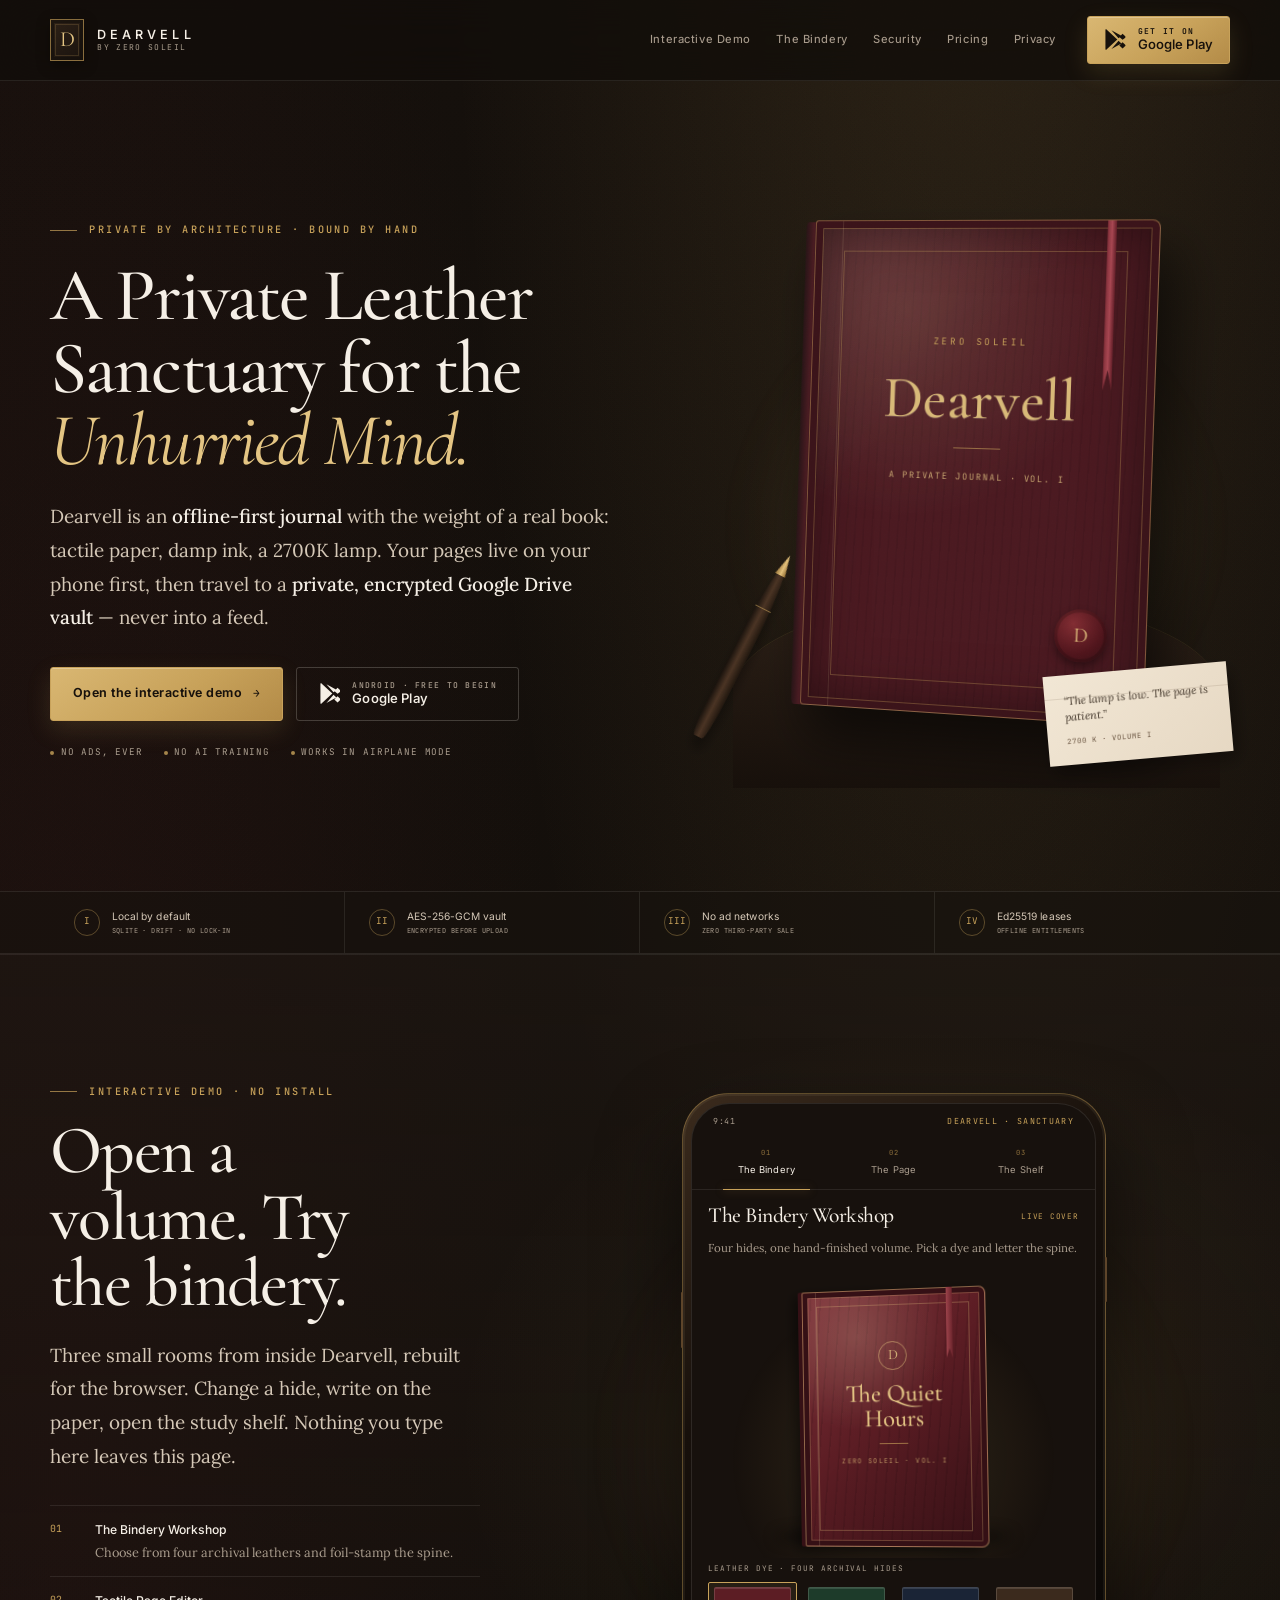
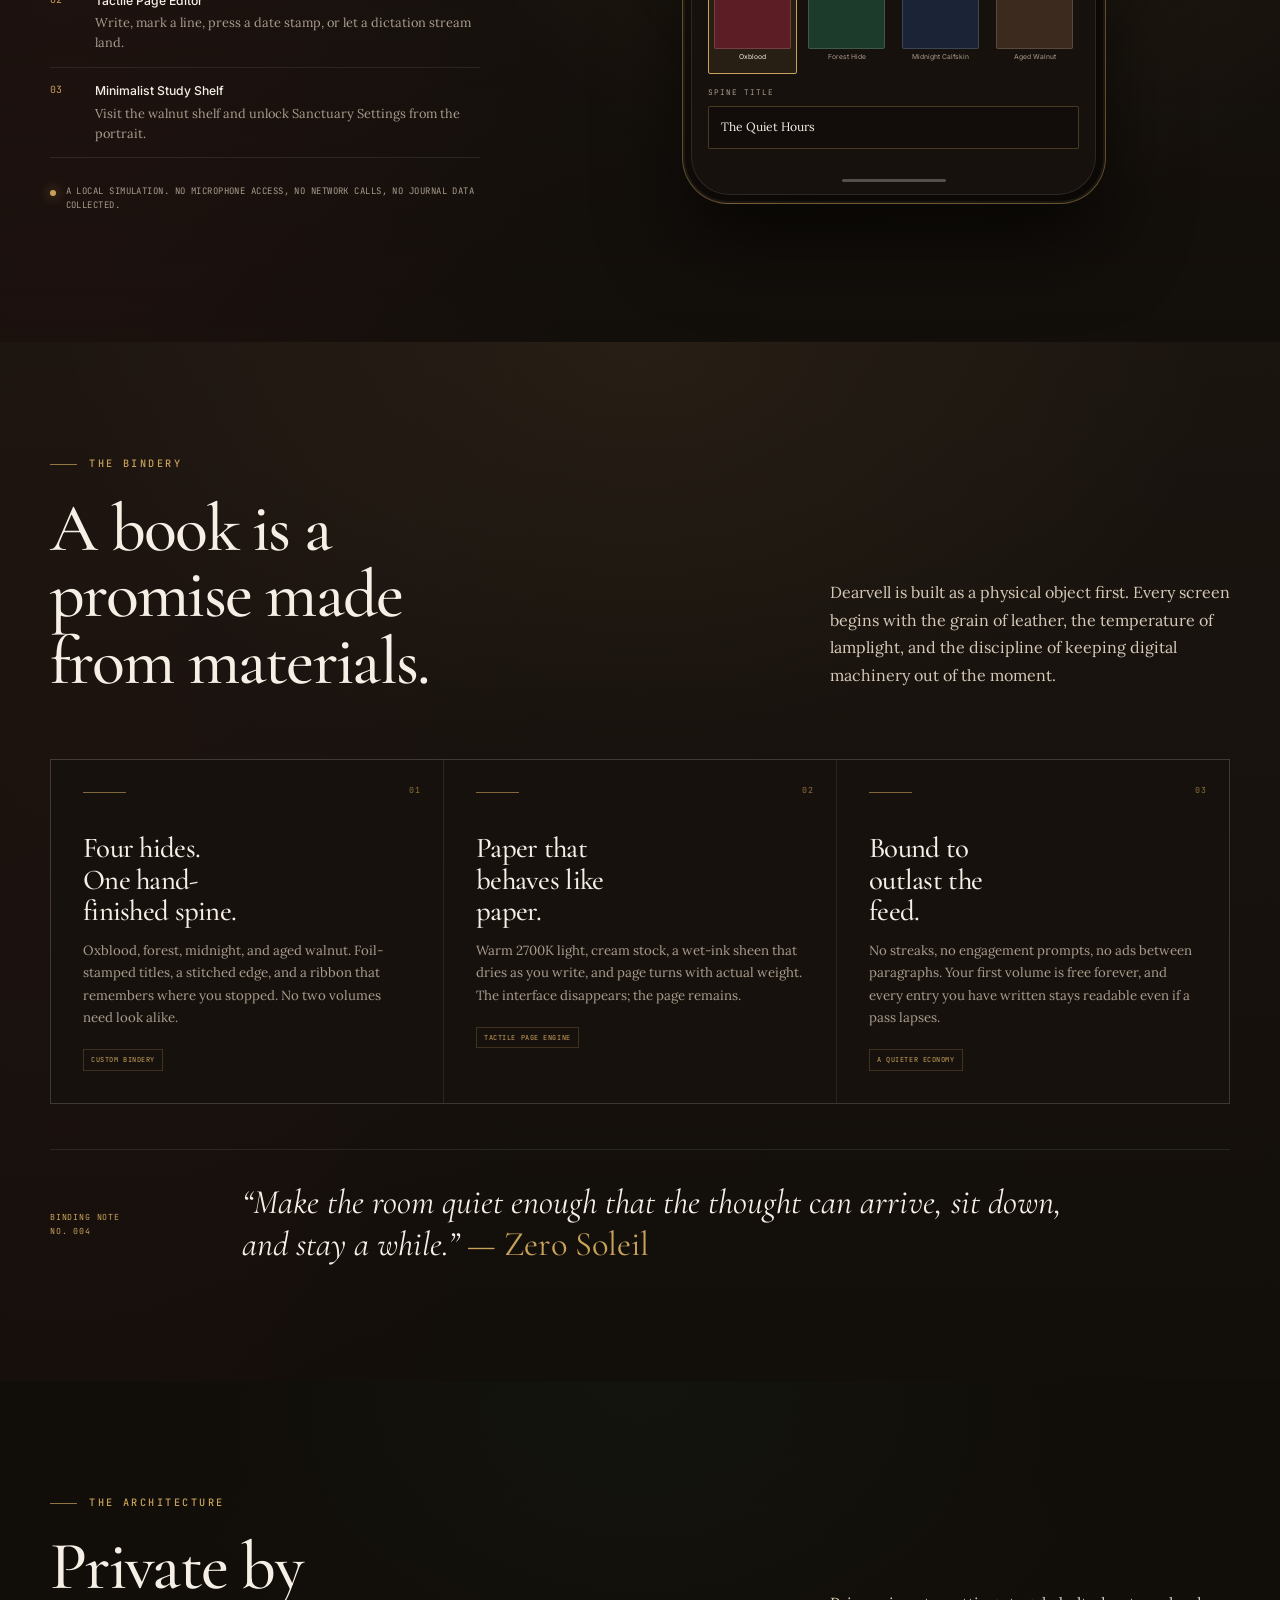
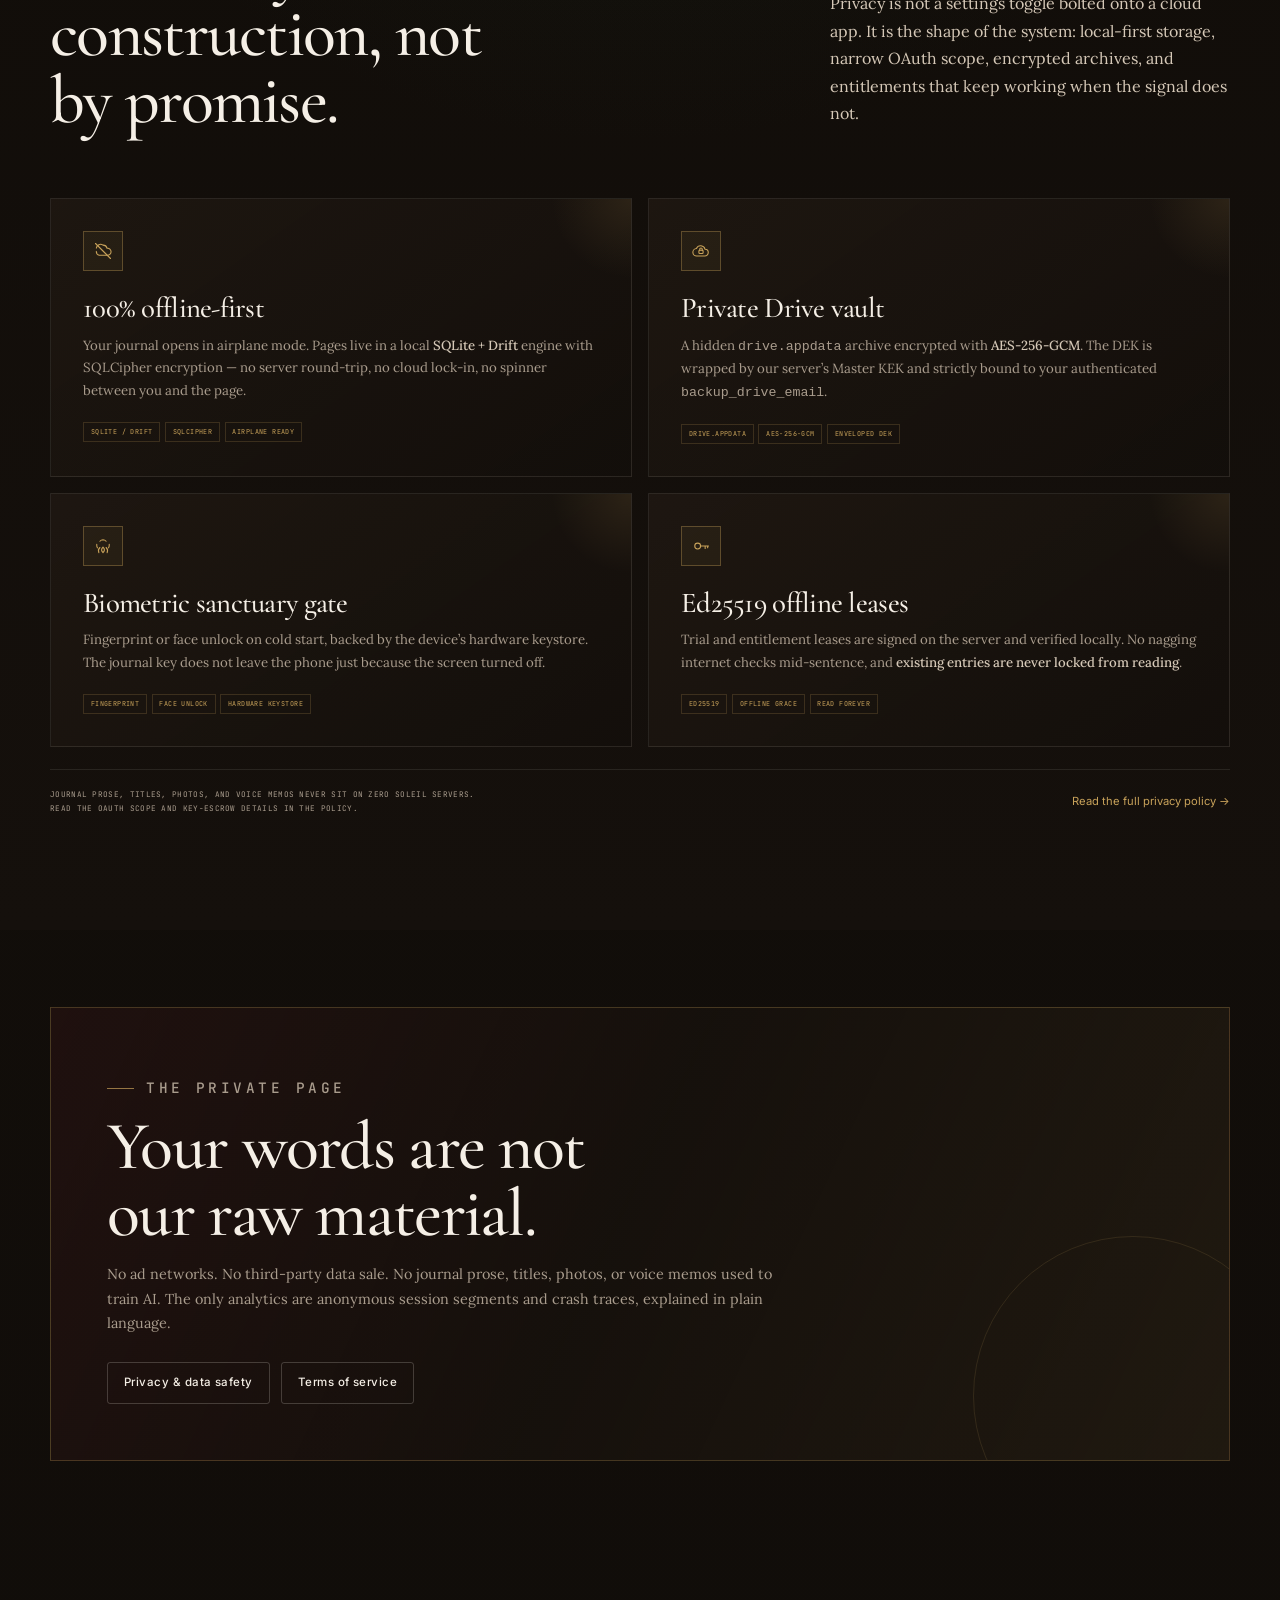
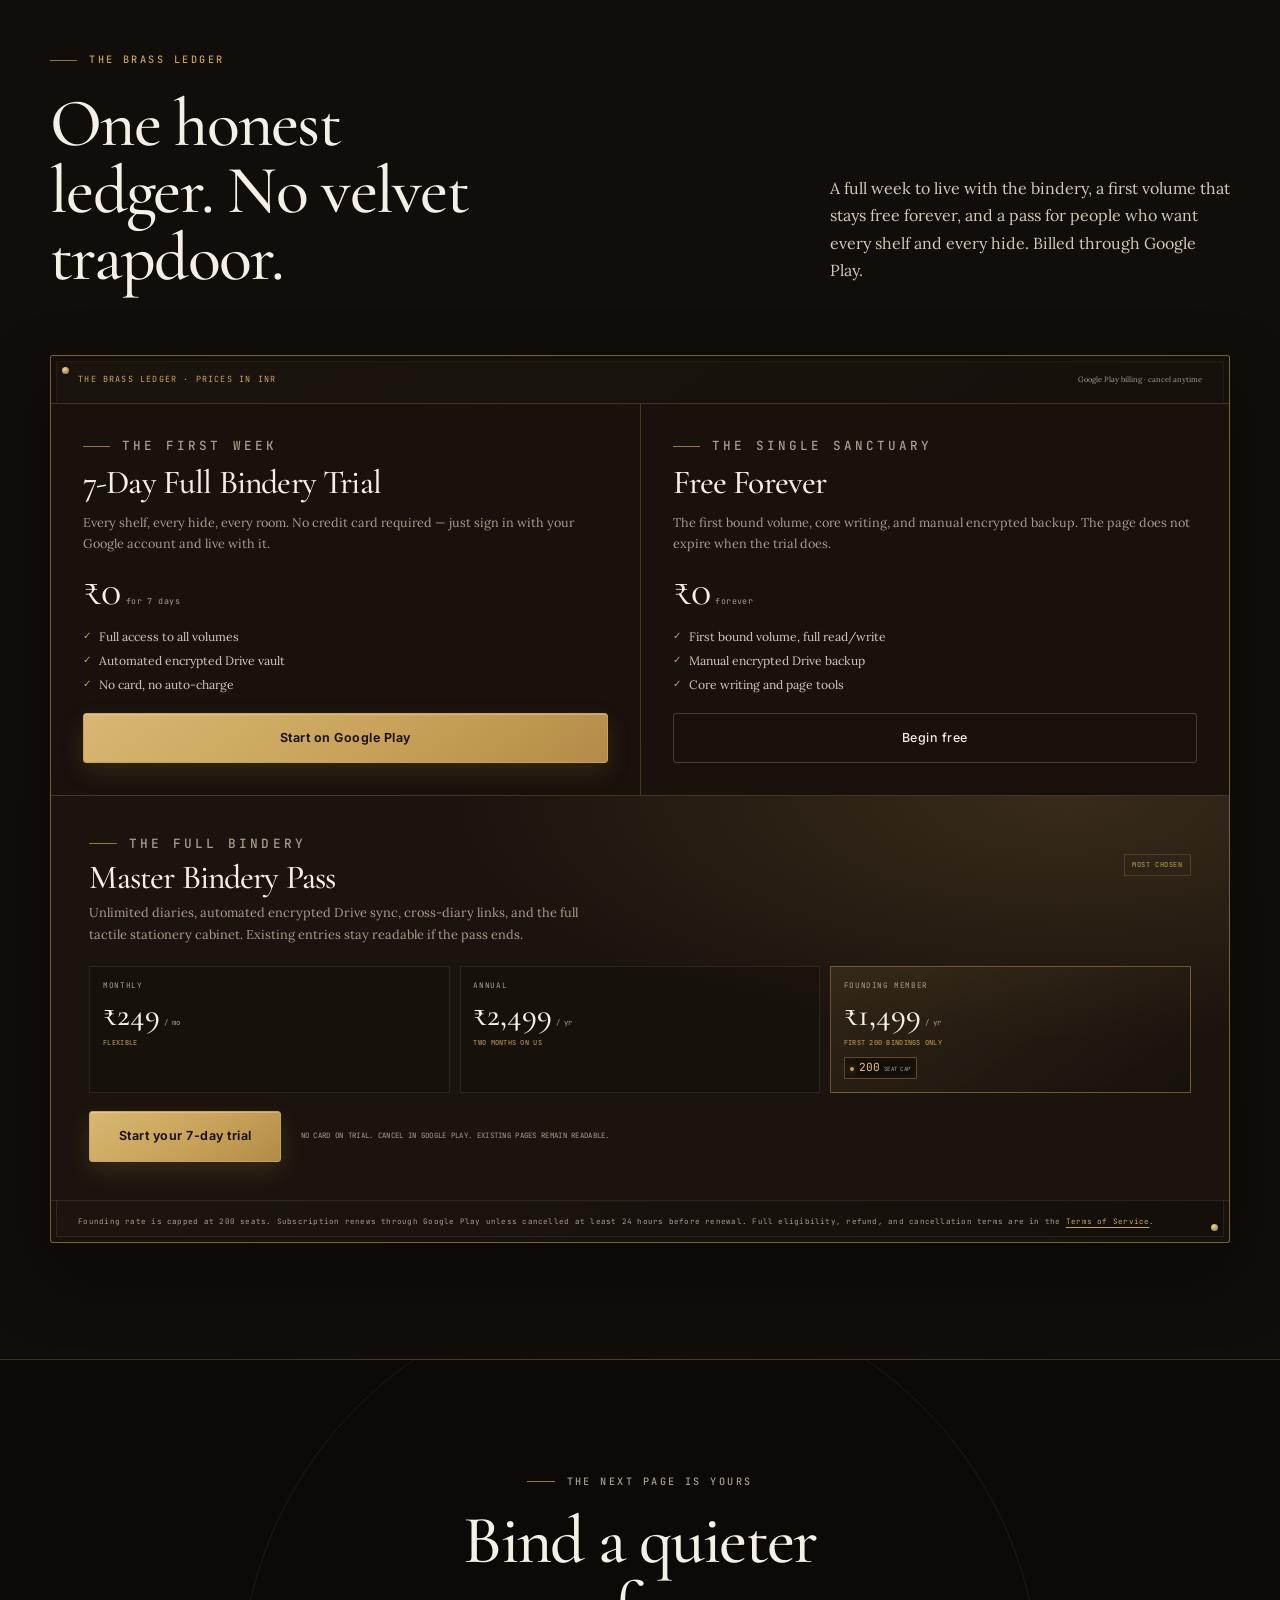
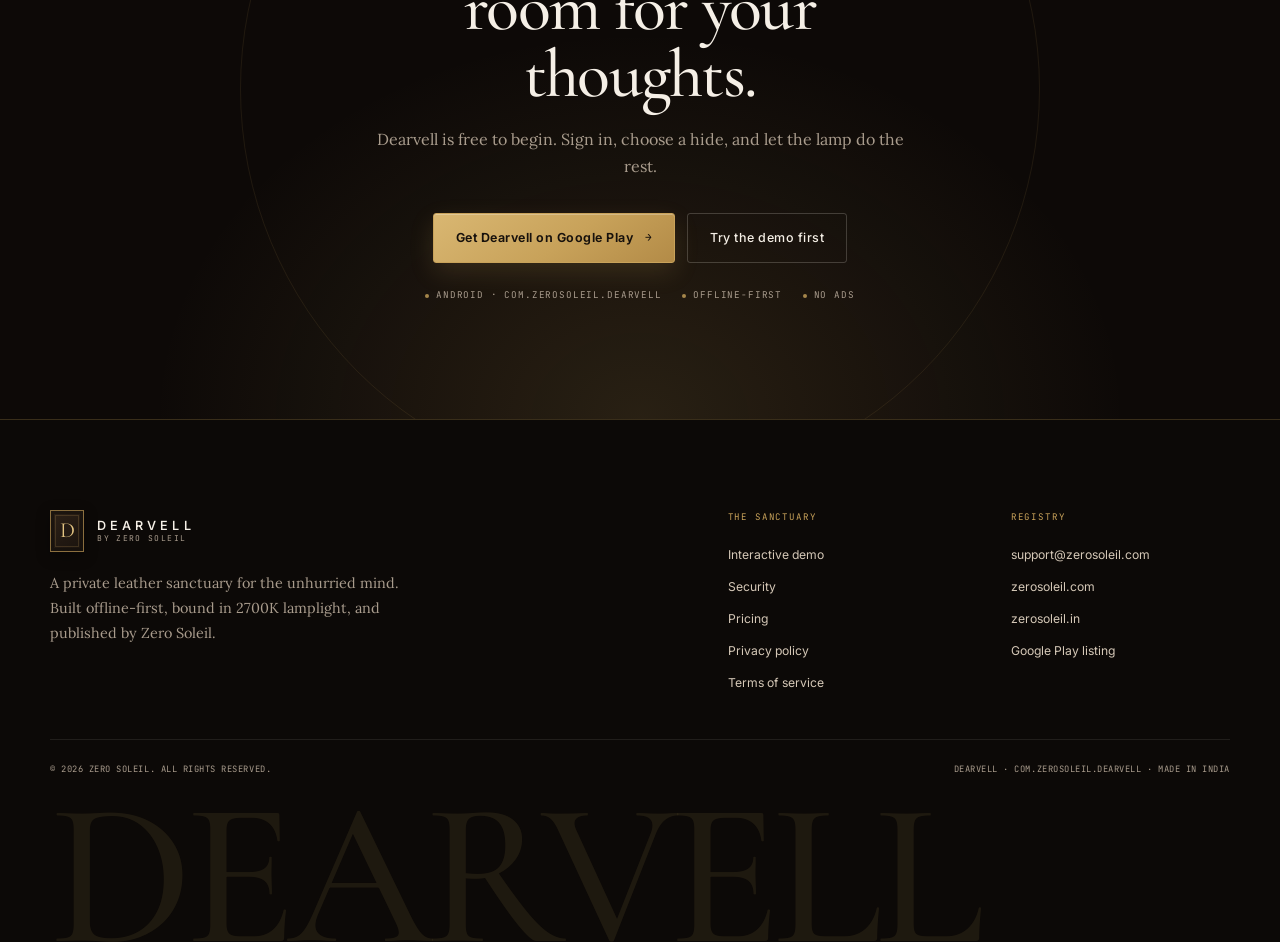
<file: index.html>
<!DOCTYPE html>
<html lang="en">
<head>
  <meta charset="utf-8">
  <meta name="viewport" content="width=device-width, initial-scale=1, viewport-fit=cover">
  <title>Dearvell — A Private Leather Sanctuary for the Unhurried Mind</title>
  <meta name="description" content="Dearvell is an offline-first, leather-bound journal with tactile paper, encrypted Google Drive vault sync, and a quiet study-room soul. By Zero Soleil.">
  <meta name="theme-color" content="#120E0A">
  <meta name="color-scheme" content="dark">
  <link rel="canonical" href="https://dearvell.zerosoleil.com/">
  <meta property="og:type" content="website">
  <meta property="og:site_name" content="Dearvell">
  <meta property="og:title" content="Dearvell — A Private Leather Sanctuary for the Unhurried Mind">
  <meta property="og:description" content="An offline-first journal bound in leather, lit at 2700K, and encrypted before it ever touches the cloud.">
  <meta property="og:url" content="https://dearvell.zerosoleil.com/">
  <meta property="og:image" content="https://dearvell.zerosoleil.com/assets/img/og-cover.jpg">
  <meta property="og:image:width" content="1200">
  <meta property="og:image:height" content="630">
  <meta name="twitter:card" content="summary_large_image">
  <meta name="twitter:title" content="Dearvell — A Private Leather Sanctuary">
  <meta name="twitter:description" content="Offline-first journaling with tactile paper, biometric privacy, and an encrypted Google Drive vault.">
  <meta name="twitter:image" content="https://dearvell.zerosoleil.com/assets/img/og-cover.jpg">
  <link rel="icon" href="/assets/img/favicon.svg" type="image/svg+xml">
  <link rel="apple-touch-icon" href="/assets/img/apple-touch-icon.png">
  <link rel="preconnect" href="https://fonts.googleapis.com">
  <link rel="preconnect" href="https://fonts.gstatic.com" crossorigin>
  <link href="https://fonts.googleapis.com/css2?family=Cormorant+Garamond:ital,wght@0,400;0,500;0,600;1,400&family=Inter:wght@300;400;500;600&family=JetBrains+Mono:wght@400;500&family=Lora:ital,wght@0,400;0,500;1,400&display=swap" rel="stylesheet">
  <link rel="stylesheet" href="/assets/css/theme.css">
  <link rel="stylesheet" href="/assets/css/hero.css">
  <link rel="stylesheet" href="/assets/css/sections.css">
  <link rel="stylesheet" href="/assets/css/components.css">
  <noscript><style>.reveal{opacity:1 !important;transform:none !important}</style></noscript>
  <script type="application/ld+json">
    {"@context":"https://schema.org","@type":"MobileApplication","name":"Dearvell","operatingSystem":"Android","applicationCategory":"LifestyleApplication","installUrl":"https://play.google.com/store/apps/details?id=com.zerosoleil.dearvell","publisher":{"@type":"Organization","name":"Zero Soleil","url":"https://zerosoleil.com"},"description":"An offline-first, leather-bound private journal with encrypted Google Drive vault sync."}
  </script>
</head>
<body>
  <a class="skip-link" href="#main">Skip to content</a>
  <header class="site-header">
    <div class="container header-inner">
      <a class="brand" href="/" aria-label="Dearvell home">
        <span class="brand-mark" aria-hidden="true">D</span>
        <span class="brand-copy"><span class="brand-name">DEARVELL</span><span class="brand-by">by Zero Soleil</span></span>
      </a>
      <button class="nav-toggle" type="button" data-nav-toggle aria-expanded="false" aria-controls="site-nav">
        <span aria-hidden="true"></span><span class="sr-only">Open menu</span>
      </button>
      <nav class="site-nav" id="site-nav" data-site-nav aria-label="Primary navigation">
        <a class="nav-link" href="#demo">Interactive Demo</a>
        <a class="nav-link" href="#bindery">The Bindery</a>
        <a class="nav-link" href="#security">Security</a>
        <a class="nav-link" href="#pricing">Pricing</a>
        <a class="nav-link" href="/privacy">Privacy</a>
        <a class="btn btn--brass btn--small nav-cta play-badge" href="https://play.google.com/store/apps/details?id=com.zerosoleil.dearvell" target="_blank" rel="noopener">
          <svg class="play-badge__icon" viewBox="0 0 24 26" aria-hidden="true"><path fill="currentColor" d="M2.1 1.2 14.8 13 2.1 24.8c-.4-.3-.6-.8-.6-1.4V2.6c0-.6.2-1.1.6-1.4Zm14.1 13.2 3.2 3-11.2 6.2 8-9.2Zm0-2.8-8-9.2 11.2 6.2-3.2 3Zm4.5 4.3 2.7 2.5c.8.8.8 1.4 0 2.2l-2.7 2.5-3.6-3.5 3.6-3.7Zm0-2.8L17.1 10l3.6-3.5 2.7 2.5c.8.8.8 1.4 0 2.2z"/></svg>
          <span class="play-badge__text"><small>Get it on</small><strong>Google Play</strong></span>
        </a>
      </nav>
    </div>
  </header>

  <main id="main">
    <section class="hero">
      <div class="container hero-grid">
        <div class="hero-copy">
          <p class="eyebrow">Private by architecture · bound by hand</p>
          <h1><span class="line">A Private Leather</span><span class="line">Sanctuary for the</span><span class="line"><em>Unhurried Mind.</em></span></h1>
          <p class="lede hero-lede">Dearvell is an <strong>offline-first journal</strong> with the weight of a real book: tactile paper, damp ink, a 2700K lamp. Your pages live on your phone first, then travel to a <strong>private, encrypted Google Drive vault</strong> — never into a feed.</p>
          <div class="hero-actions">
            <a class="btn btn--brass" href="#demo">Open the interactive demo <span class="arrow" aria-hidden="true">→</span></a>
            <a class="btn btn--ghost play-badge" href="https://play.google.com/store/apps/details?id=com.zerosoleil.dearvell" target="_blank" rel="noopener">
              <svg class="play-badge__icon" viewBox="0 0 24 26" aria-hidden="true"><path fill="currentColor" d="M2.1 1.2 14.8 13 2.1 24.8c-.4-.3-.6-.8-.6-1.4V2.6c0-.6.2-1.1.6-1.4Zm14.1 13.2 3.2 3-11.2 6.2 8-9.2Zm0-2.8-8-9.2 11.2 6.2-3.2 3Zm4.5 4.3 2.7 2.5c.8.8.8 1.4 0 2.2l-2.7 2.5-3.6-3.5 3.6-3.7Zm0-2.8L17.1 10l3.6-3.5 2.7 2.5c.8.8.8 1.4 0 2.2z"/></svg>
              <span class="play-badge__text"><small>Android · free to begin</small><strong>Google Play</strong></span>
            </a>
          </div>
          <div class="hero-footnote"><span>No ads, ever</span><span>No AI training</span><span>Works in airplane mode</span></div>
        </div>
        <div class="hero-art reveal" aria-hidden="true">
          <div class="hero-glow"></div>
          <div class="hero-desk"></div>
          <div class="hero-book">
            <div class="hero-book__spine"></div>
            <div class="hero-book__cover">
              <span class="hero-book__ribbon"></span>
              <div class="hero-book__label">
                <span class="hero-book__ornament">ZERO SOLEIL</span>
                <span class="hero-book__title">Dearvell</span>
                <span class="hero-book__rule"></span>
                <span class="hero-book__sub">A private journal · Vol. I</span>
              </div>
              <span class="hero-book__seal">D</span>
            </div>
          </div>
          <div class="hero-note">“The lamp is low. The page is patient.”<span>2700 K · volume I</span></div>
          <div class="hero-pen"></div>
        </div>
      </div>
    </section>

    <div class="trust-strip">
      <div class="container trust-inner">
        <div class="trust-item"><span class="trust-icon" aria-hidden="true">I</span><p>Local by default<small>SQLite · Drift · no lock-in</small></p></div>
        <div class="trust-item"><span class="trust-icon" aria-hidden="true">II</span><p>AES-256-GCM vault<small>encrypted before upload</small></p></div>
        <div class="trust-item"><span class="trust-icon" aria-hidden="true">III</span><p>No ad networks<small>zero third-party sale</small></p></div>
        <div class="trust-item"><span class="trust-icon" aria-hidden="true">IV</span><p>Ed25519 leases<small>offline entitlements</small></p></div>
      </div>
    </div>

    <section class="section demo-section" id="demo">
      <div class="container demo-grid">
        <div class="demo-intro reveal">
          <p class="eyebrow">Interactive demo · no install</p>
          <h2>Open a volume. Try the bindery.</h2>
          <p class="lede">Three small rooms from inside Dearvell, rebuilt for the browser. Change a hide, write on the paper, open the study shelf. Nothing you type here leaves this page.</p>
          <ol class="demo-list">
            <li><span class="num">01</span><div><strong>The Bindery Workshop</strong><span>Choose from four archival leathers and foil-stamp the spine.</span></div></li>
            <li><span class="num">02</span><div><strong>Tactile Page Editor</strong><span>Write, mark a line, press a date stamp, or let a dictation stream land.</span></div></li>
            <li><span class="num">03</span><div><strong>Minimalist Study Shelf</strong><span>Visit the walnut shelf and unlock Sanctuary Settings from the portrait.</span></div></li>
          </ol>
          <p class="demo-note">A local simulation. No microphone access, no network calls, no journal data collected.</p>
        </div>
        <div class="demo-stage reveal">
          <div class="phone" data-demo>
            <div class="phone__screen">
              <div class="phone__status"><span>9:41</span><span>DEARVELL · SANCTUARY</span></div>
              <div class="demo-tabs" role="tablist" aria-label="Interactive Dearvell demo views">
                <button class="demo-tab" id="tab-bindery" type="button" role="tab" aria-selected="true" aria-controls="panel-bindery" data-demo-tab="bindery"><span class="tab-num">01</span>The Bindery</button>
                <button class="demo-tab" id="tab-page" type="button" role="tab" aria-selected="false" aria-controls="panel-page" tabindex="-1" data-demo-tab="page"><span class="tab-num">02</span>The Page</button>
                <button class="demo-tab" id="tab-shelf" type="button" role="tab" aria-selected="false" aria-controls="panel-shelf" tabindex="-1" data-demo-tab="shelf"><span class="tab-num">03</span>The Shelf</button>
              </div>
              <div class="demo-panels">
                <section class="demo-panel" id="panel-bindery" role="tabpanel" aria-labelledby="tab-bindery" data-demo-panel="bindery">
                  <div class="panel-kicker"><h3>The Bindery Workshop</h3><span class="mono">Live cover</span></div>
                  <p class="panel-copy">Four hides, one hand-finished volume. Pick a dye and letter the spine.</p>
                  <div class="bindery-stage">
                    <div class="journal-cover" data-cover data-dye="oxblood">
                      <span class="cover-ribbon" aria-hidden="true"></span>
                      <div class="cover-frame">
                        <span class="cover-mark" aria-hidden="true">D</span>
                        <span class="cover-title" data-cover-title>The Quiet Hours</span>
                        <span class="cover-rule" aria-hidden="true"></span>
                        <span class="cover-sub">Zero Soleil · Vol. I</span>
                      </div>
                    </div>
                  </div>
                  <div class="bindery-controls">
                    <span class="control-label" id="dye-label">Leather dye · four archival hides</span>
                    <div class="swatches" role="group" aria-labelledby="dye-label">
                      <button class="swatch" type="button" data-dye="oxblood" aria-pressed="true"><span class="swatch__chip"></span><span class="swatch__name">Oxblood</span></button>
                      <button class="swatch" type="button" data-dye="forest" aria-pressed="false"><span class="swatch__chip"></span><span class="swatch__name">Forest Hide</span></button>
                      <button class="swatch" type="button" data-dye="midnight" aria-pressed="false"><span class="swatch__chip"></span><span class="swatch__name">Midnight Calfskin</span></button>
                      <button class="swatch" type="button" data-dye="walnut" aria-pressed="false"><span class="swatch__chip"></span><span class="swatch__name">Aged Walnut</span></button>
                    </div>
                    <label class="control-label" for="spine-title">Spine title</label>
                    <input class="title-input" id="spine-title" type="text" maxlength="24" value="The Quiet Hours" autocomplete="off" data-title-input>
                  </div>
                </section>

                <section class="demo-panel" id="panel-page" role="tabpanel" aria-labelledby="tab-page" data-demo-panel="page" hidden>
                  <div class="panel-kicker"><h3>Tactile Page Editor</h3><span class="mono">2700 K</span></div>
                  <div class="page-toolbar"><span>Journal · draft 03</span><span data-word-count>0 words</span></div>
                  <div class="editor-page" data-editor-page>
                    <div class="page-date"><span>Thursday · 29 October</span><span>Dearvell</span></div>
                    <div class="journal-editor" contenteditable="true" role="textbox" aria-multiline="true" aria-label="Write on the demo journal page" spellcheck="true" data-editor><p>Rain against the window. The kettle has just gone quiet.</p><p>I want to remember how unhurried this feels — the lamp low, the page open, nowhere else to be.</p></div>
                    <div class="ink-tools">
                      <span class="control-label">Highlighter</span>
                      <button class="ink-swatch" type="button" data-ink-choice="amber" aria-pressed="false" aria-label="Amber highlighter"></button>
                      <button class="ink-swatch" type="button" data-ink-choice="rose" aria-pressed="false" aria-label="Rose highlighter"></button>
                      <button class="ink-swatch" type="button" data-ink-choice="sage" aria-pressed="false" aria-label="Sage highlighter"></button>
                    </div>
                  </div>
                  <div class="page-actions">
                    <button class="tool-btn" type="button" data-stamp><span class="tool-icon" aria-hidden="true">◎</span>Date stamp</button>
                    <button class="tool-btn" type="button" data-dictate aria-pressed="false"><span class="tool-icon" aria-hidden="true">◉</span><span data-dictate-label>Dictate</span></button>
                  </div>
                  <p class="live-status" aria-live="polite" data-live-status>Select a line and choose a highlighter, press a stamp, or dictate. This demo stays in your browser.</p>
                </section>

                <section class="demo-panel" id="panel-shelf" role="tabpanel" aria-labelledby="tab-shelf" data-demo-panel="shelf" hidden>
                  <div class="panel-kicker"><h3>Minimalist Study Shelf</h3><span class="mono">Sanctuary</span></div>
                  <p class="panel-copy">Walnut, worn brass, a pen jar, and one portrait that opens the room behind the room.</p>
                  <div class="shelf-scene" data-shelf-scene data-lamp="on">
                    <span class="shelf-lamp" aria-hidden="true"></span>
                    <button class="shelf-portrait" type="button" data-settings-open aria-expanded="false" aria-haspopup="dialog" aria-label="Open Sanctuary Settings from the framed portrait"><span class="portrait-art" aria-hidden="true"></span><span>Sanctuary settings</span></button>
                    <div class="shelf-books" aria-hidden="true"><span class="book-spine"></span><span class="book-spine"></span><span class="book-spine"></span><span class="book-spine"></span><span class="book-spine"></span></div>
                    <div class="shelf-plank" aria-hidden="true"></div>
                    <div class="pen-jar" aria-hidden="true"></div>
                    <button class="settings-hint" type="button" data-settings-open aria-expanded="false" aria-haspopup="dialog">Open Sanctuary Settings →</button>
                    <div class="settings-panel" data-settings-panel role="dialog" aria-modal="true" aria-labelledby="settings-title" hidden>
                      <div class="settings-sheet">
                        <div class="settings-head"><div><span class="mono brass">The walnut desk</span><h3 id="settings-title">Sanctuary Settings</h3></div><button class="settings-close" type="button" data-settings-close aria-label="Close settings">×</button></div>
                        <div class="setting-row"><div><p>Biometric gate</p><small>Fingerprint · hardware-backed</small></div><label class="switch"><input type="checkbox" checked aria-label="Toggle biometric gate"><span></span></label></div>
                        <div class="setting-row"><div><p>Lamplight</p><small>2700 K · warm</small></div><label class="switch"><input type="checkbox" checked data-lamp-toggle aria-label="Toggle lamplight"><span></span></label></div>
                        <div class="setting-row"><div><p>Lamp brightness</p><small>Warmth, not glare</small></div><input class="lamp-range" type="range" min="10" max="100" value="72" data-lamp-range aria-label="Lamplight brightness"></div>
                        <div class="setting-row"><div><p>Cloud vault</p><small>Google Drive · appDataFolder</small></div><span class="mono brass">Connected</span></div>
                        <div class="setting-row"><div><p>Entitlement lease</p><small>Ed25519 · offline-valid</small></div><span class="mono brass">Verified</span></div>
                        <div class="settings-foot"><span>Settings preview only</span><span>Never uploaded</span></div>
                      </div>
                    </div>
                  </div>
                  <p class="shelf-caption">Tap the portrait or the brass plate to open Sanctuary Settings.</p>
                </section>
              </div>
              <div class="phone__home" aria-hidden="true"></div>
            </div>
          </div>
        </div>
      </div>
    </section>

    <section class="section section--leather" id="bindery">
      <div class="container">
        <div class="section-head reveal">
          <div><p class="eyebrow">The Bindery</p><h2>A book is a promise made from materials.</h2></div>
          <p>Dearvell is built as a physical object first. Every screen begins with the grain of leather, the temperature of lamplight, and the discipline of keeping digital machinery out of the moment.</p>
        </div>
        <div class="craft-grid">
          <article class="craft-card reveal"><span class="craft-card__index">01</span><h3>Four hides. One hand-finished spine.</h3><p>Oxblood, forest, midnight, and aged walnut. Foil-stamped titles, a stitched edge, and a ribbon that remembers where you stopped. No two volumes need look alike.</p><span class="craft-card__tag">Custom bindery</span></article>
          <article class="craft-card reveal"><span class="craft-card__index">02</span><h3>Paper that behaves like paper.</h3><p>Warm 2700K light, cream stock, a wet-ink sheen that dries as you write, and page turns with actual weight. The interface disappears; the page remains.</p><span class="craft-card__tag">Tactile page engine</span></article>
          <article class="craft-card reveal"><span class="craft-card__index">03</span><h3>Bound to outlast the feed.</h3><p>No streaks, no engagement prompts, no ads between paragraphs. Your first volume is free forever, and every entry you have written stays readable even if a pass lapses.</p><span class="craft-card__tag">A quieter economy</span></article>
        </div>
        <div class="craft-quote reveal"><span class="mono">Binding note<br>No. 004</span><blockquote>“Make the room quiet enough that the thought can arrive, sit down, and stay a while.” <span>— Zero Soleil</span></blockquote></div>
      </div>
    </section>

    <section class="section security-section" id="security">
      <div class="container">
        <div class="section-head reveal">
          <div><p class="eyebrow">The architecture</p><h2>Private by construction, not by promise.</h2></div>
          <p>Privacy is not a settings toggle bolted onto a cloud app. It is the shape of the system: local-first storage, narrow OAuth scope, encrypted archives, and entitlements that keep working when the signal does not.</p>
        </div>
        <div class="security-grid">
          <article class="security-card reveal">
            <span class="security-icon"><svg viewBox="0 0 24 24" aria-hidden="true"><path d="M4 8.5A5 5 0 0 1 12 5a5 5 0 0 1 4.9 3.7A4.2 4.2 0 1 1 16.8 17H7.5A4.5 4.5 0 0 1 4 12.5"/><path d="M3 3l18 18"/></svg></span>
            <h3>100% offline-first</h3>
            <p>Your journal opens in airplane mode. Pages live in a local <strong>SQLite + Drift</strong> engine with SQLCipher encryption — no server round-trip, no cloud lock-in, no spinner between you and the page.</p>
            <div class="security-tags"><span>SQLite / Drift</span><span>SQLCipher</span><span>Airplane ready</span></div>
          </article>
          <article class="security-card reveal">
            <span class="security-icon"><svg viewBox="0 0 24 24" aria-hidden="true"><path d="M7 18h9.5a4 4 0 0 0 .4-8A5.5 5.5 0 0 0 6.5 9 4.5 4.5 0 0 0 7 18Z"/><rect x="9.5" y="11" width="5" height="4" rx="1"/><path d="M10.5 11V9.8a1.5 1.5 0 0 1 3 0V11"/></svg></span>
            <h3>Private Drive vault</h3>
            <p>A hidden <code>drive.appdata</code> archive encrypted with <strong>AES-256-GCM</strong>. The DEK is wrapped by our server’s Master KEK and strictly bound to your authenticated <code>backup_drive_email</code>.</p>
            <div class="security-tags"><span>drive.appdata</span><span>AES-256-GCM</span><span>Enveloped DEK</span></div>
          </article>
          <article class="security-card reveal">
            <span class="security-icon"><svg viewBox="0 0 24 24" aria-hidden="true"><path d="M7 20c-1-2.5-.5-4.6 1.3-6.2M17 20c1-2.5.5-4.6-1.3-6.2"/><path d="M12 20c-2.2-2.2-2.2-4.5 0-6.7 2.2 2.2 2.2 4.5 0 6.7Z"/><path d="M5.3 14.2A7.5 7.5 0 0 1 4.5 10M18.7 14.2A7.5 7.5 0 0 0 19.5 10M8.3 6.3A5.3 5.3 0 0 1 12 4.5a5.3 5.3 0 0 1 3.7 1.8"/></svg></span>
            <h3>Biometric sanctuary gate</h3>
            <p>Fingerprint or face unlock on cold start, backed by the device’s hardware keystore. The journal key does not leave the phone just because the screen turned off.</p>
            <div class="security-tags"><span>Fingerprint</span><span>Face unlock</span><span>Hardware keystore</span></div>
          </article>
          <article class="security-card reveal">
            <span class="security-icon"><svg viewBox="0 0 24 24" aria-hidden="true"><circle cx="8" cy="12" r="3.5"/><path d="M11.5 12H21M17 12v3M20 12v2"/></svg></span>
            <h3>Ed25519 offline leases</h3>
            <p>Trial and entitlement leases are signed on the server and verified locally. No nagging internet checks mid-sentence, and <strong>existing entries are never locked from reading</strong>.</p>
            <div class="security-tags"><span>Ed25519</span><span>Offline grace</span><span>Read forever</span></div>
          </article>
        </div>
        <div class="security-foot"><p>Journal prose, titles, photos, and voice memos never sit on Zero Soleil servers.<br>Read the OAuth scope and key-escrow details in the policy.</p><a href="/privacy">Read the full privacy policy →</a></div>
      </div>
    </section>

    <section class="section section--tight">
      <div class="container">
        <div class="privacy-band reveal">
          <p class="eyebrow">The private page</p>
          <h2>Your words are not our raw material.</h2>
          <p>No ad networks. No third-party data sale. No journal prose, titles, photos, or voice memos used to train AI. The only analytics are anonymous session segments and crash traces, explained in plain language.</p>
          <div class="privacy-band__links"><a class="btn btn--ghost btn--small" href="/privacy">Privacy &amp; data safety</a><a class="btn btn--ghost btn--small" href="/terms">Terms of service</a></div>
        </div>
      </div>
    </section>

    <section class="section" id="pricing">
      <div class="container">
        <div class="section-head reveal">
          <div><p class="eyebrow">The Brass Ledger</p><h2>One honest ledger. No velvet trapdoor.</h2></div>
          <p>A full week to live with the bindery, a first volume that stays free forever, and a pass for people who want every shelf and every hide. Billed through Google Play.</p>
        </div>
        <div class="ledger reveal">
          <div class="ledger-head"><span class="mono">The Brass Ledger · prices in INR</span><span>Google Play billing · cancel anytime</span></div>
          <div class="ledger-grid">
            <article class="price-card">
              <p class="eyebrow">The first week</p>
              <h3>7-Day Full Bindery Trial</h3>
              <p>Every shelf, every hide, every room. No credit card required — just sign in with your Google account and live with it.</p>
              <div class="price-tag">₹0 <small>for 7 days</small></div>
              <ul class="price-list"><li>Full access to all volumes</li><li>Automated encrypted Drive vault</li><li>No card, no auto-charge</li></ul>
              <a class="btn btn--brass" href="https://play.google.com/store/apps/details?id=com.zerosoleil.dearvell" target="_blank" rel="noopener">Start on Google Play</a>
            </article>
            <article class="price-card">
              <p class="eyebrow">The single sanctuary</p>
              <h3>Free Forever</h3>
              <p>The first bound volume, core writing, and manual encrypted backup. The page does not expire when the trial does.</p>
              <div class="price-tag">₹0 <small>forever</small></div>
              <ul class="price-list"><li>First bound volume, full read/write</li><li>Manual encrypted Drive backup</li><li>Core writing and page tools</li></ul>
              <a class="btn btn--ghost" href="https://play.google.com/store/apps/details?id=com.zerosoleil.dearvell" target="_blank" rel="noopener">Begin free</a>
            </article>
            <article class="price-card price-card--pass">
              <div class="pass-head"><div><p class="eyebrow">The full bindery</p><h3>Master Bindery Pass</h3><p>Unlimited diaries, automated encrypted Drive sync, cross-diary links, and the full tactile stationery cabinet. Existing entries stay readable if the pass ends.</p></div><span class="craft-card__tag">Most chosen</span></div>
              <div class="pass-options">
                <div class="pass-option"><span>Monthly</span><strong>₹249<small> / mo</small></strong><em>Flexible</em></div>
                <div class="pass-option"><span>Annual</span><strong>₹2,499<small> / yr</small></strong><em>Two months on us</em></div>
                <div class="pass-option pass-option--founding"><span>Founding Member</span><strong>₹1,499<small> / yr</small></strong><em>First 200 bindings only</em><div class="seat-counter"><span>200</span><small>seat cap</small></div></div>
              </div>
              <div class="pass-actions"><a class="btn btn--brass" href="https://play.google.com/store/apps/details?id=com.zerosoleil.dearvell" target="_blank" rel="noopener">Start your 7-day trial</a><p>No card on trial. Cancel in Google Play. Existing pages remain readable.</p></div>
            </article>
          </div>
          <p class="ledger-note">Founding rate is capped at 200 seats. Subscription renews through Google Play unless cancelled at least 24 hours before renewal. Full eligibility, refund, and cancellation terms are in the <a href="/terms">Terms of Service</a>.</p>
        </div>
      </div>
    </section>

    <section class="final-cta">
      <div class="container">
        <p class="eyebrow eyebrow--center">The next page is yours</p>
        <h2>Bind a quieter room for your thoughts.</h2>
        <p>Dearvell is free to begin. Sign in, choose a hide, and let the lamp do the rest.</p>
        <div class="hero-actions"><a class="btn btn--brass" href="https://play.google.com/store/apps/details?id=com.zerosoleil.dearvell" target="_blank" rel="noopener">Get Dearvell on Google Play <span class="arrow" aria-hidden="true">→</span></a><a class="btn btn--ghost" href="#demo">Try the demo first</a></div>
        <div class="hero-footnote"><span>Android · com.zerosoleil.dearvell</span><span>Offline-first</span><span>No ads</span></div>
      </div>
    </section>
  </main>

  <footer class="site-footer">
    <div class="container">
      <div class="footer-main">
        <div class="footer-brand">
          <a class="brand" href="/" aria-label="Dearvell home"><span class="brand-mark" aria-hidden="true">D</span><span class="brand-copy"><span class="brand-name">DEARVELL</span><span class="brand-by">by Zero Soleil</span></span></a>
          <p>A private leather sanctuary for the unhurried mind. Built offline-first, bound in 2700K lamplight, and published by Zero Soleil.</p>
        </div>
        <div><p class="footer-title">The Sanctuary</p><div class="footer-links"><a href="#demo">Interactive demo</a><a href="#security">Security</a><a href="#pricing">Pricing</a><a href="/privacy">Privacy policy</a><a href="/terms">Terms of service</a></div></div>
        <div><p class="footer-title">Registry</p><div class="footer-links"><a href="mailto:support@zerosoleil.com">support@zerosoleil.com</a><a href="https://zerosoleil.com" target="_blank" rel="noopener">zerosoleil.com</a><a href="https://zerosoleil.in" target="_blank" rel="noopener">zerosoleil.in</a><a href="https://play.google.com/store/apps/details?id=com.zerosoleil.dearvell" target="_blank" rel="noopener">Google Play listing</a></div></div>
      </div>
      <div class="footer-bottom"><span>© 2026 Zero Soleil. All rights reserved.</span><span>Dearvell · com.zerosoleil.dearvell · Made in India</span></div>
      <div class="footer-wordmark" aria-hidden="true">DEARVELL</div>
    </div>
  </footer>
  <script src="/assets/js/site.js" defer></script>
  <script src="/assets/js/demo.js" defer></script>
</body>
</html>
</file>
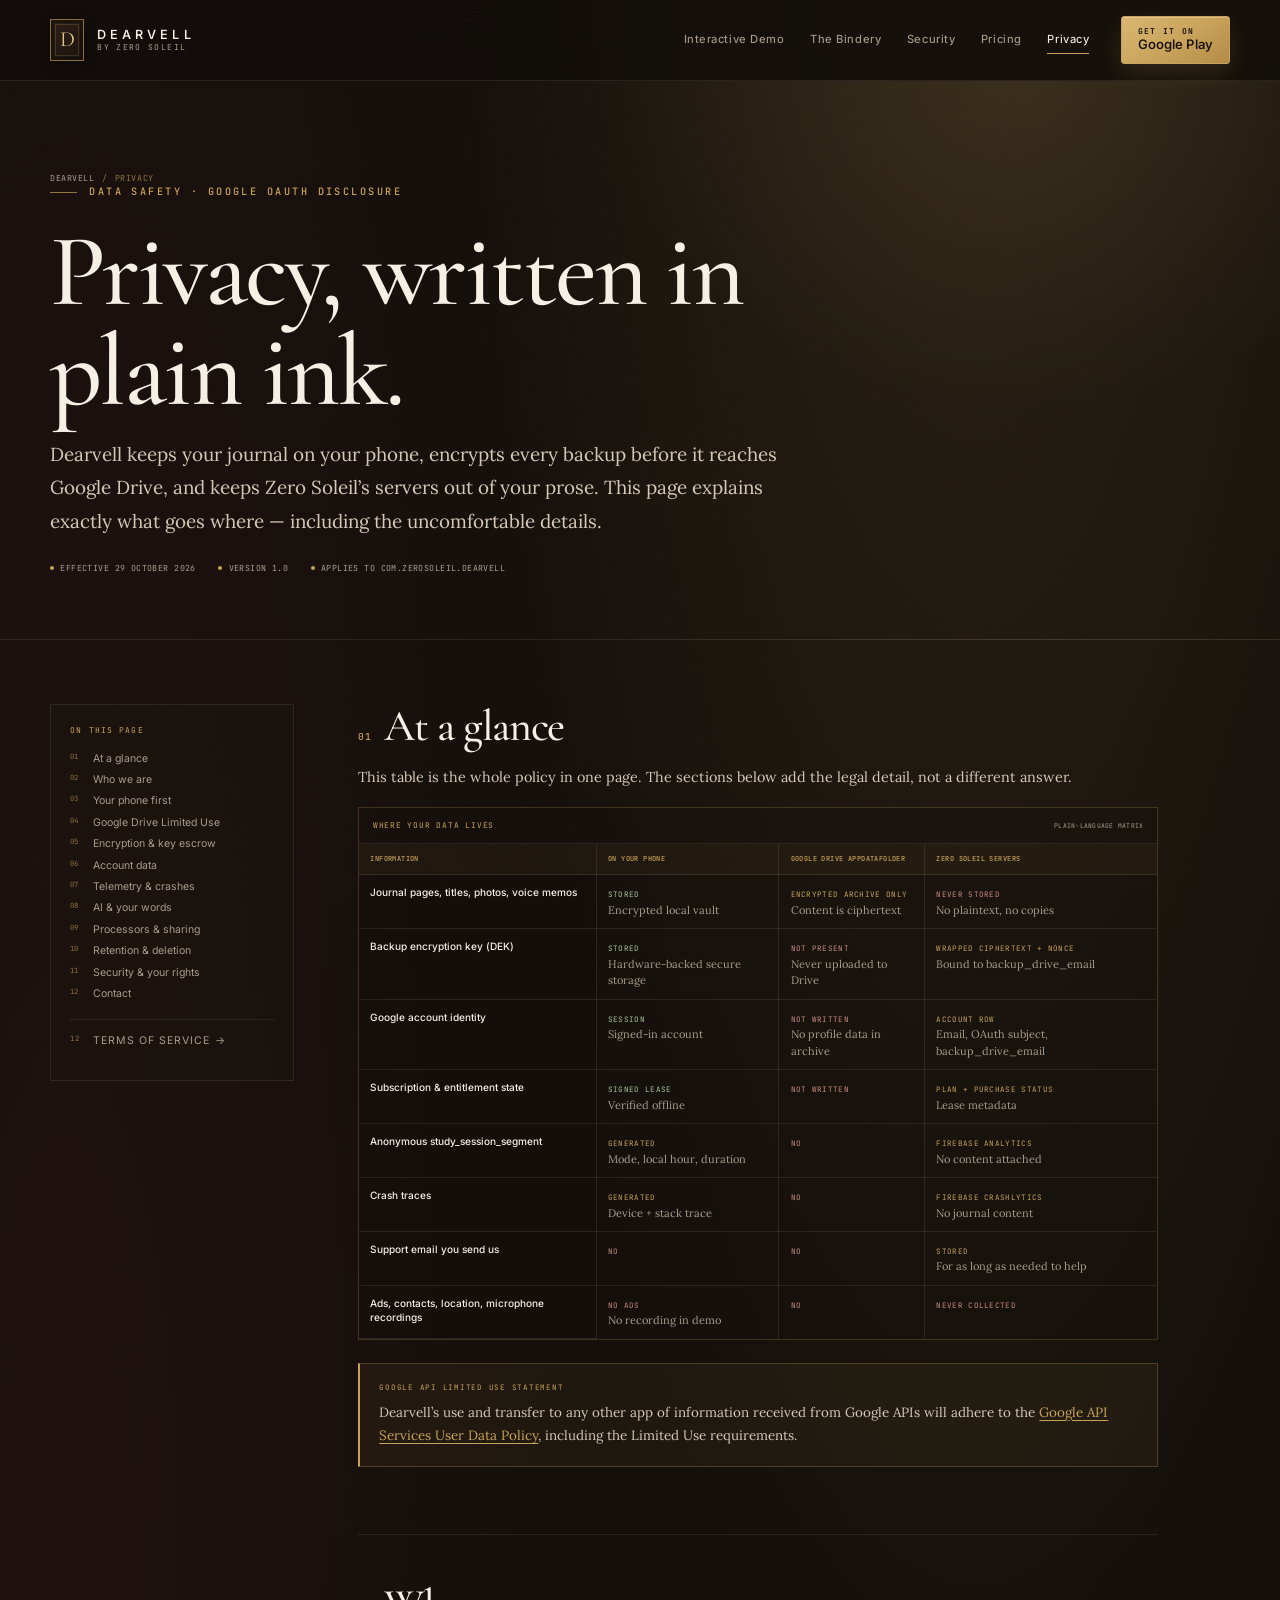
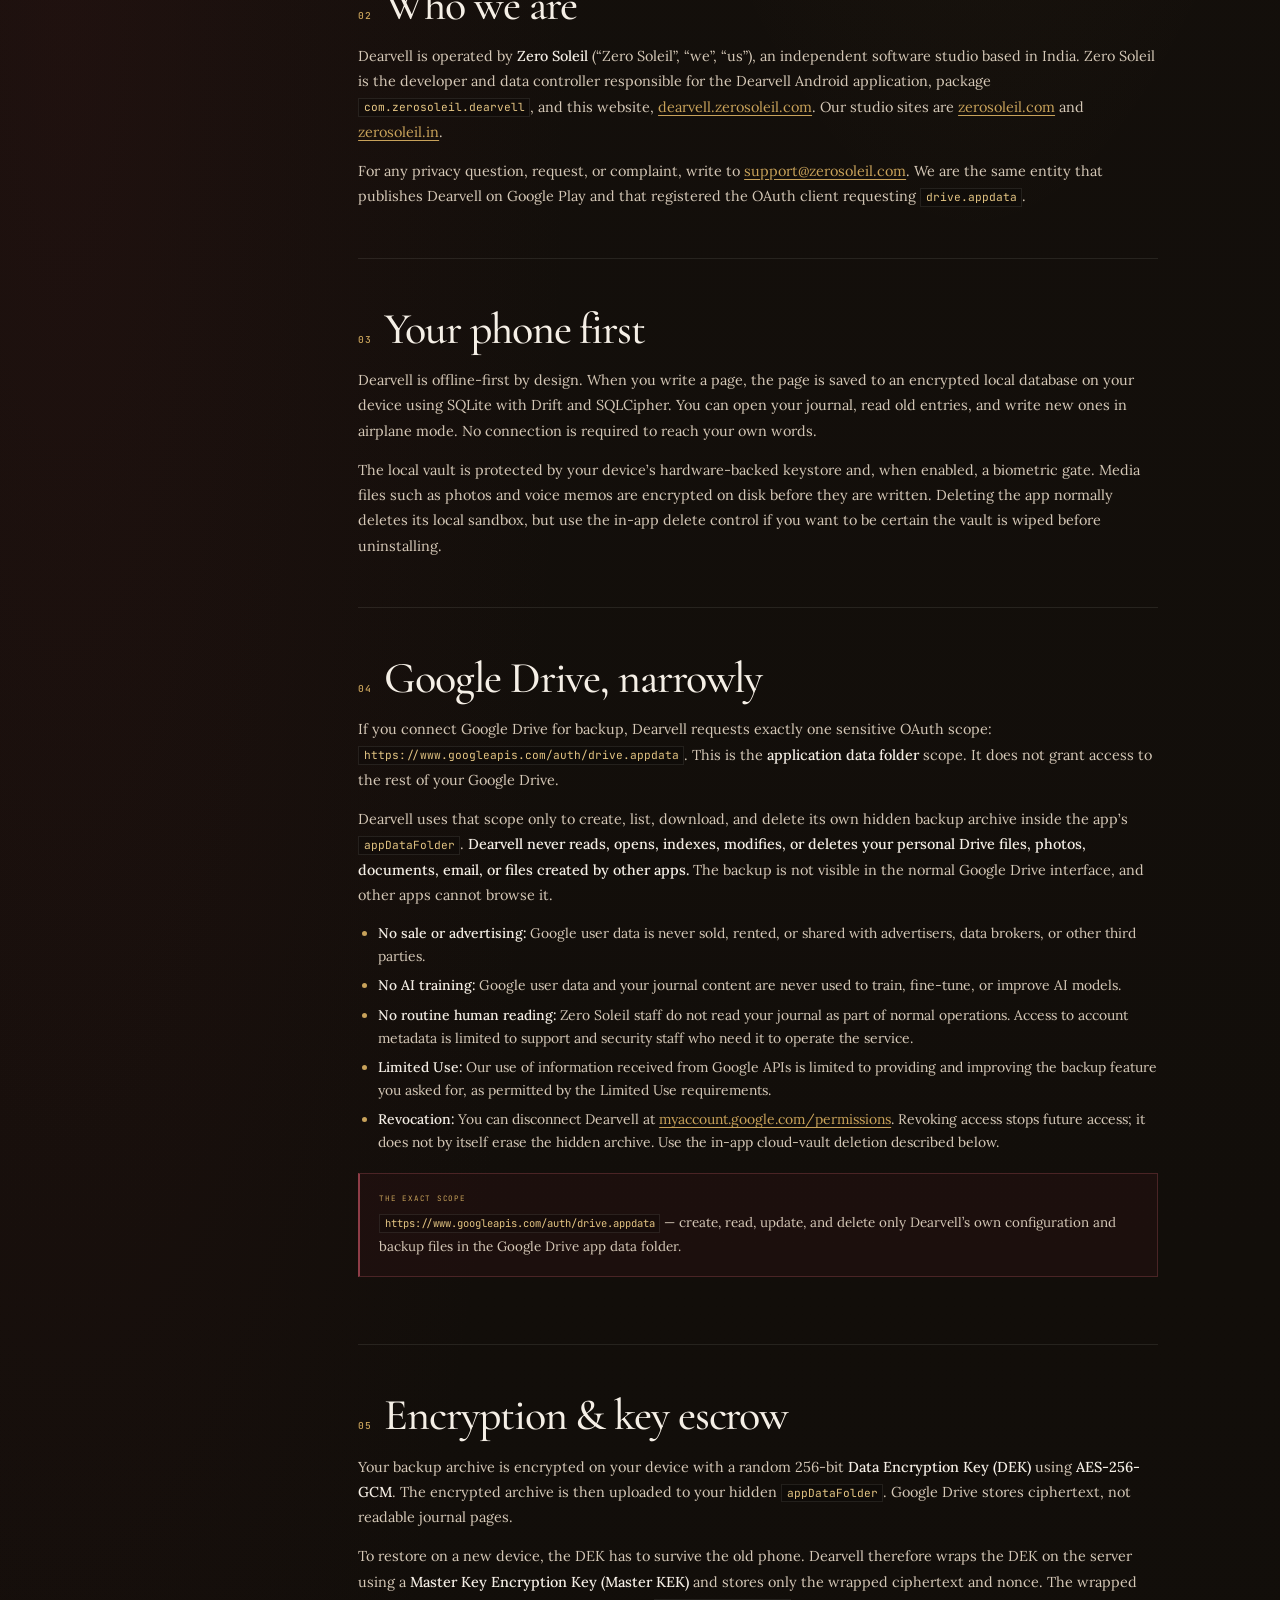
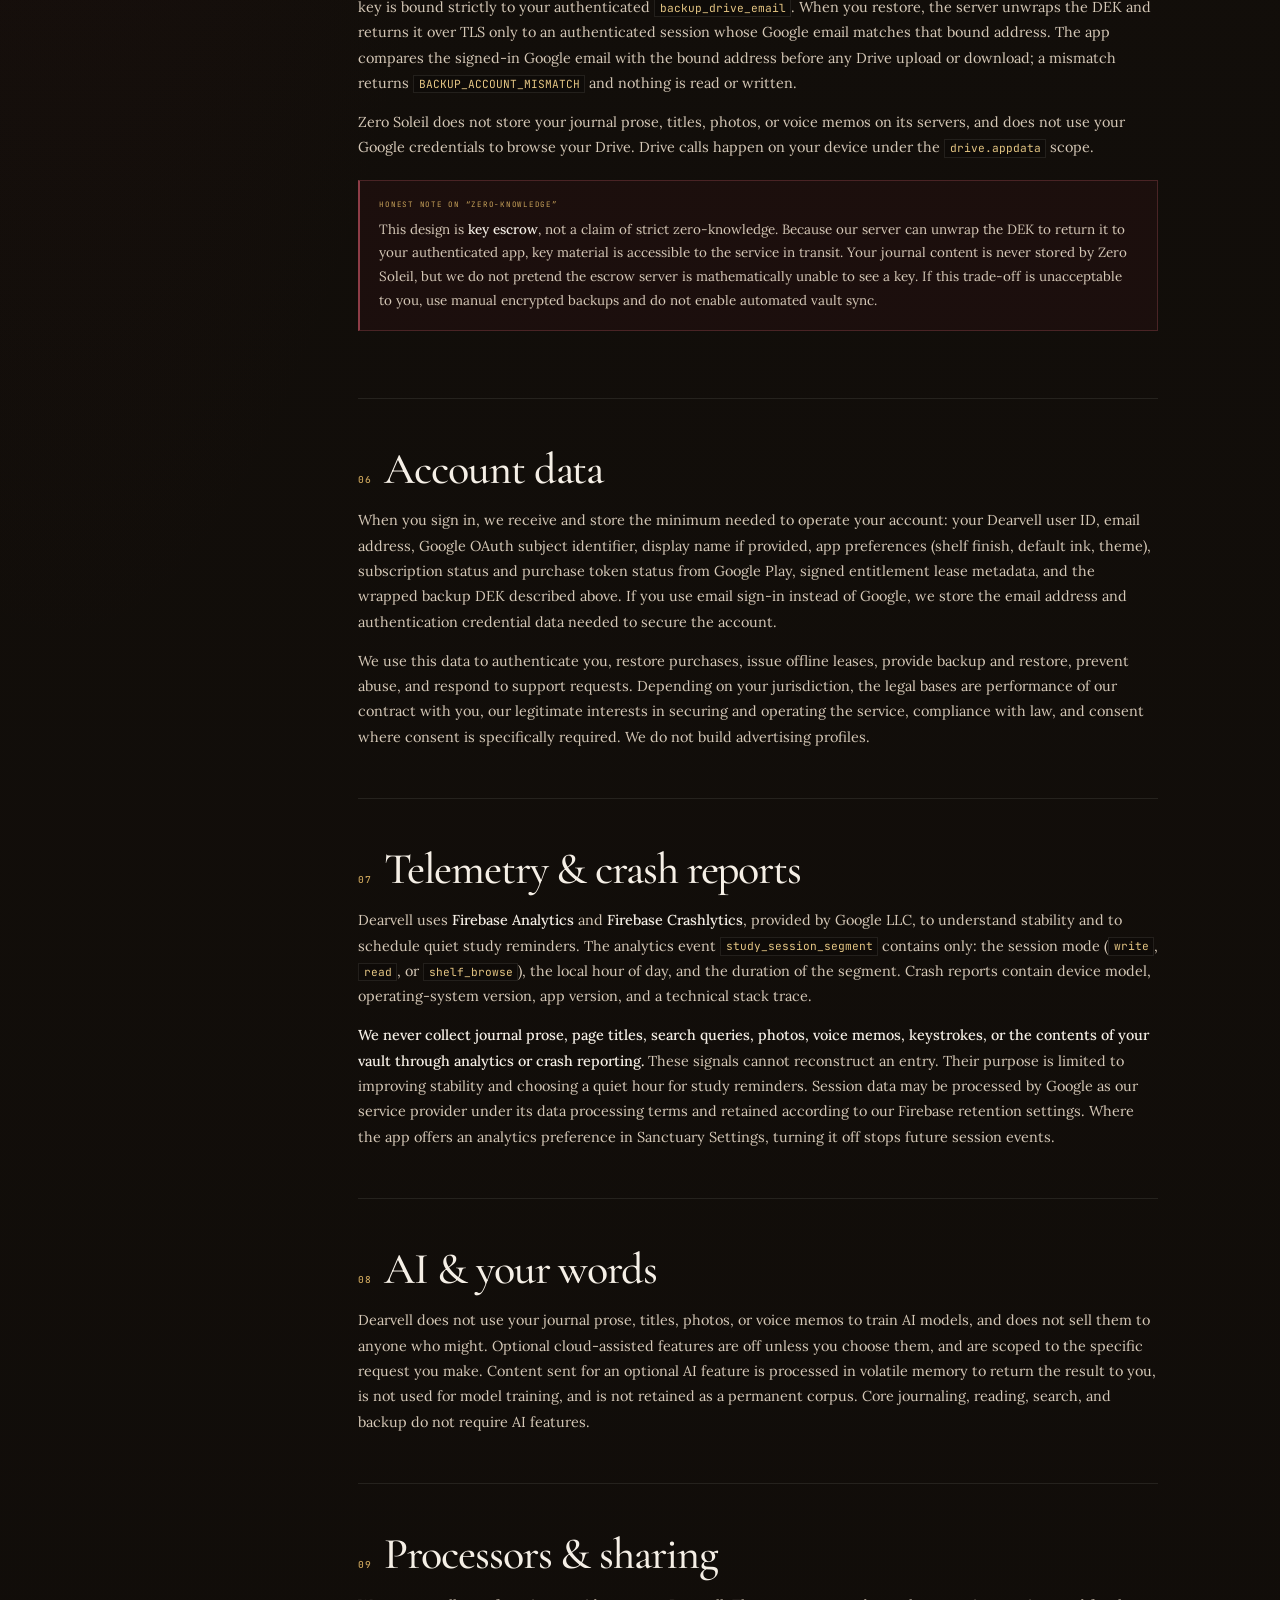
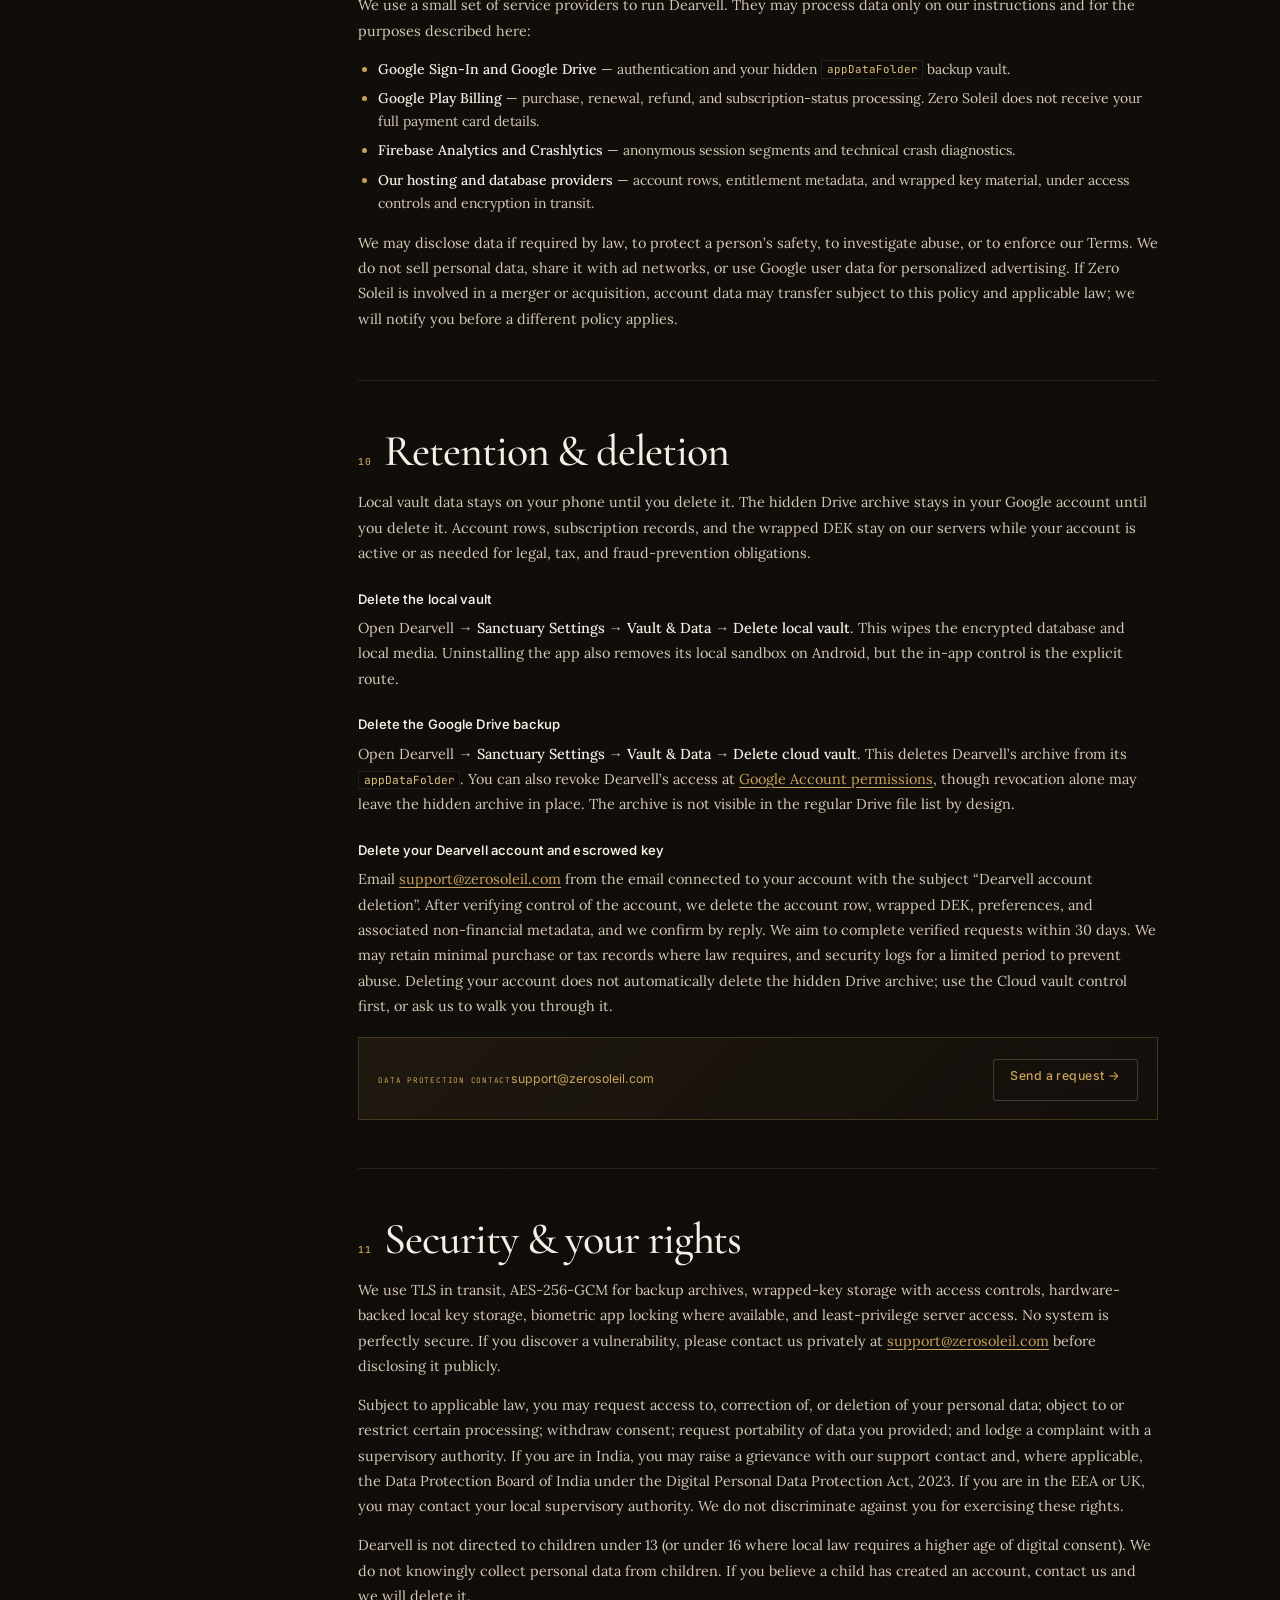
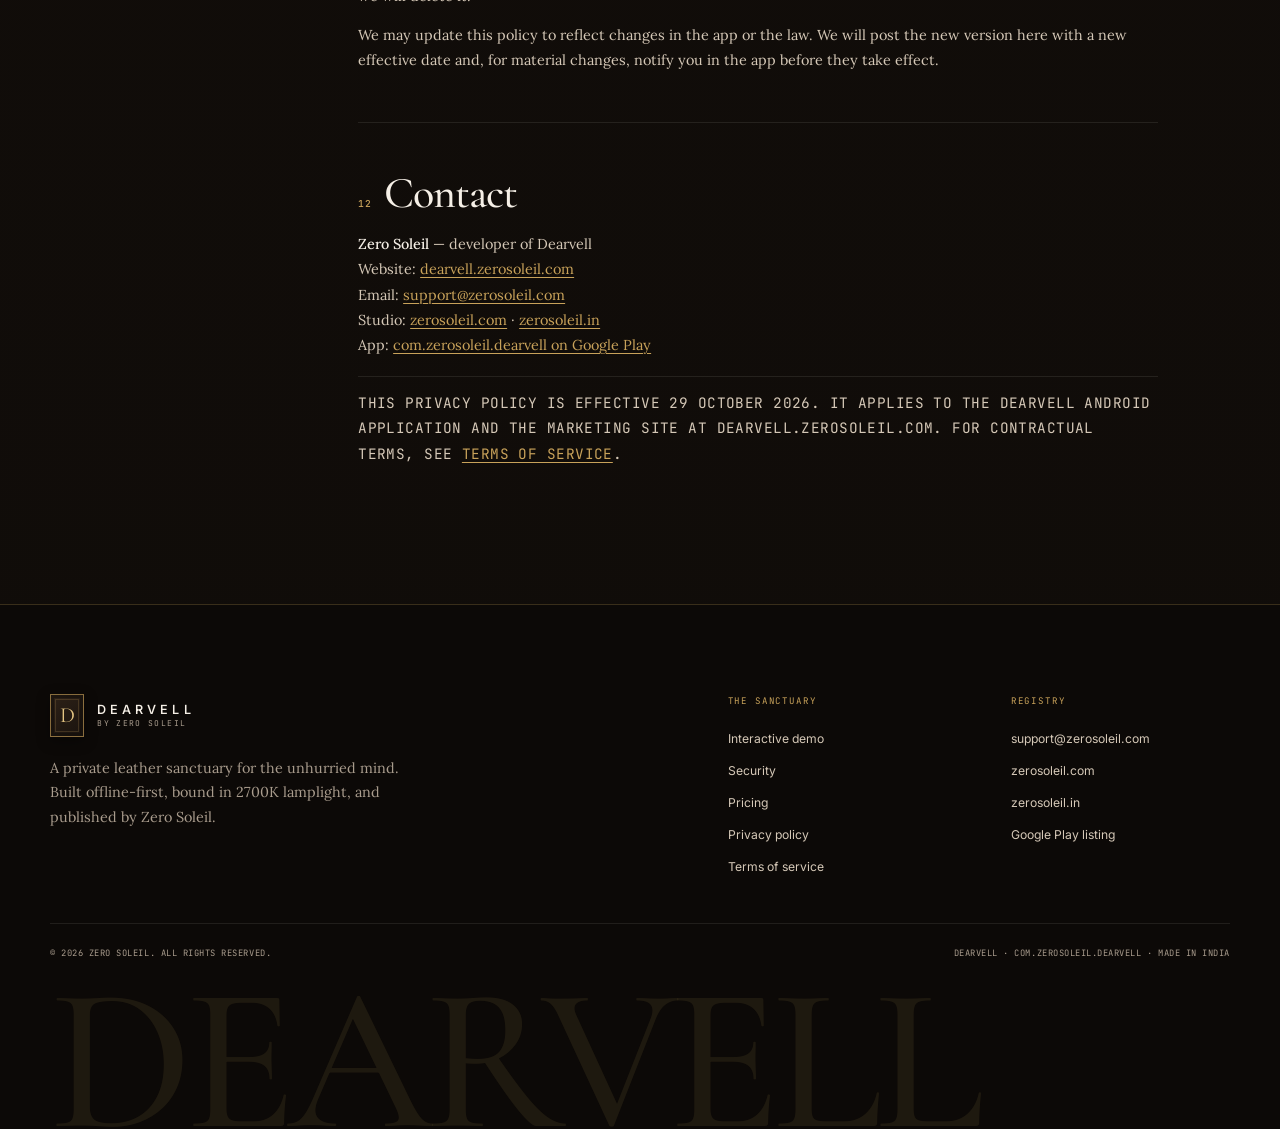
<file: privacy/index.html>
<!DOCTYPE html>
<html lang="en">
<head>
  <meta charset="utf-8">
  <meta name="viewport" content="width=device-width, initial-scale=1, viewport-fit=cover">
  <title>Privacy Policy &amp; Data Safety — Dearvell</title>
  <meta name="description" content="Dearvell privacy policy: offline-first storage, Google Drive appDataFolder Limited Use disclosure, AES-256-GCM key escrow, anonymous telemetry, and account deletion rights.">
  <meta name="theme-color" content="#120E0A">
  <meta name="color-scheme" content="dark">
  <link rel="canonical" href="https://dearvell.zerosoleil.com/privacy">
  <meta property="og:type" content="website">
  <meta property="og:site_name" content="Dearvell">
  <meta property="og:title" content="Privacy Policy &amp; Data Safety — Dearvell">
  <meta property="og:description" content="What stays on your phone, what touches Google Drive, and what touches Zero Soleil servers — in plain language.">
  <meta property="og:url" content="https://dearvell.zerosoleil.com/privacy">
  <meta property="og:image" content="https://dearvell.zerosoleil.com/assets/img/og-cover.jpg">
  <meta name="twitter:card" content="summary_large_image">
  <meta name="twitter:title" content="Dearvell Privacy Policy">
  <meta name="twitter:description" content="Google Drive appDataFolder Limited Use disclosure, encryption, telemetry, and deletion rights.">
  <meta name="twitter:image" content="https://dearvell.zerosoleil.com/assets/img/og-cover.jpg">
  <link rel="icon" href="/assets/img/favicon.svg" type="image/svg+xml">
  <link rel="apple-touch-icon" href="/assets/img/apple-touch-icon.png">
  <link rel="preconnect" href="https://fonts.googleapis.com">
  <link rel="preconnect" href="https://fonts.gstatic.com" crossorigin>
  <link href="https://fonts.googleapis.com/css2?family=Cormorant+Garamond:ital,wght@0,400;0,500;0,600;1,400&family=Inter:wght@300;400;500;600&family=JetBrains+Mono:wght@400;500&family=Lora:ital,wght@0,400;0,500;1,400&display=swap" rel="stylesheet">
  <link rel="stylesheet" href="/assets/css/theme.css">
  <link rel="stylesheet" href="/assets/css/legal.css">
  <noscript><style>.reveal{opacity:1 !important;transform:none !important}</style></noscript>
</head>
<body>
  <a class="skip-link" href="#main">Skip to content</a>
  <header class="site-header">
    <div class="container header-inner">
      <a class="brand" href="/" aria-label="Dearvell home"><span class="brand-mark" aria-hidden="true">D</span><span class="brand-copy"><span class="brand-name">DEARVELL</span><span class="brand-by">by Zero Soleil</span></span></a>
      <button class="nav-toggle" type="button" data-nav-toggle aria-expanded="false" aria-controls="site-nav"><span aria-hidden="true"></span><span class="sr-only">Open menu</span></button>
      <nav class="site-nav" id="site-nav" data-site-nav aria-label="Primary navigation">
        <a class="nav-link" href="/#demo">Interactive Demo</a>
        <a class="nav-link" href="/#bindery">The Bindery</a>
        <a class="nav-link" href="/#security">Security</a>
        <a class="nav-link" href="/#pricing">Pricing</a>
        <a class="nav-link" href="/privacy" aria-current="page">Privacy</a>
        <a class="btn btn--brass btn--small nav-cta play-badge" href="https://play.google.com/store/apps/details?id=com.zerosoleil.dearvell" target="_blank" rel="noopener"><span class="play-badge__text"><small>Get it on</small><strong>Google Play</strong></span></a>
      </nav>
    </div>
  </header>

  <main id="main">
    <section class="legal-hero">
      <div class="container">
        <nav class="breadcrumb" aria-label="Breadcrumb"><a href="/">Dearvell</a><span>/</span><span>Privacy</span></nav>
        <p class="eyebrow">Data safety · Google OAuth disclosure</p>
        <h1>Privacy, written in plain ink.</h1>
        <p class="lede">Dearvell keeps your journal on your phone, encrypts every backup before it reaches Google Drive, and keeps Zero Soleil’s servers out of your prose. This page explains exactly what goes where — including the uncomfortable details.</p>
        <div class="legal-meta"><span>Effective 29 October 2026</span><span>Version 1.0</span><span>Applies to com.zerosoleil.dearvell</span></div>
      </div>
    </section>

    <div class="container legal-layout">
      <aside class="legal-toc" aria-label="On this page">
        <p>On this page</p>
        <ol>
          <li><a href="#summary">At a glance</a></li>
          <li><a href="#who">Who we are</a></li>
          <li><a href="#offline">Your phone first</a></li>
          <li><a href="#drive">Google Drive Limited Use</a></li>
          <li><a href="#escrow">Encryption &amp; key escrow</a></li>
          <li><a href="#account">Account data</a></li>
          <li><a href="#telemetry">Telemetry &amp; crashes</a></li>
          <li><a href="#ai">AI &amp; your words</a></li>
          <li><a href="#sharing">Processors &amp; sharing</a></li>
          <li><a href="#deletion">Retention &amp; deletion</a></li>
          <li><a href="#rights">Security &amp; your rights</a></li>
          <li><a href="#contact">Contact</a></li>
        </ol>
        <p class="toc-back"><a class="mono brass" href="/terms">Terms of Service →</a></p>
      </aside>

      <article class="legal-content">
        <section id="summary">
          <h2><span class="sec-num">01</span>At a glance</h2>
          <p>This table is the whole policy in one page. The sections below add the legal detail, not a different answer.</p>
          <div class="summary-box">
            <div class="summary-head"><span class="mono">Where your data lives</span><span>Plain-language matrix</span></div>
            <div class="table-scroll">
              <table class="summary-table">
                <thead><tr><th scope="col">Information</th><th scope="col">On your phone</th><th scope="col">Google Drive appDataFolder</th><th scope="col">Zero Soleil servers</th></tr></thead>
                <tbody>
                  <tr><th scope="row">Journal pages, titles, photos, voice memos</th><td><span class="yes">Stored</span><br>Encrypted local vault</td><td><span class="limited">Encrypted archive only</span><br>Content is ciphertext</td><td><span class="no">Never stored</span><br>No plaintext, no copies</td></tr>
                  <tr><th scope="row">Backup encryption key (DEK)</th><td><span class="yes">Stored</span><br>Hardware-backed secure storage</td><td><span class="no">Not present</span><br>Never uploaded to Drive</td><td><span class="limited">Wrapped ciphertext + nonce</span><br>Bound to backup_drive_email</td></tr>
                  <tr><th scope="row">Google account identity</th><td><span class="yes">Session</span><br>Signed-in account</td><td><span class="no">Not written</span><br>No profile data in archive</td><td><span class="limited">Account row</span><br>Email, OAuth subject, backup_drive_email</td></tr>
                  <tr><th scope="row">Subscription &amp; entitlement state</th><td><span class="yes">Signed lease</span><br>Verified offline</td><td><span class="no">Not written</span></td><td><span class="limited">Plan + purchase status</span><br>Lease metadata</td></tr>
                  <tr><th scope="row">Anonymous study_session_segment</th><td><span class="limited">Generated</span><br>Mode, local hour, duration</td><td><span class="no">No</span></td><td><span class="limited">Firebase Analytics</span><br>No content attached</td></tr>
                  <tr><th scope="row">Crash traces</th><td><span class="limited">Generated</span><br>Device + stack trace</td><td><span class="no">No</span></td><td><span class="limited">Firebase Crashlytics</span><br>No journal content</td></tr>
                  <tr><th scope="row">Support email you send us</th><td><span class="no">No</span></td><td><span class="no">No</span></td><td><span class="limited">Stored</span><br>For as long as needed to help</td></tr>
                  <tr><th scope="row">Ads, contacts, location, microphone recordings</th><td><span class="no">No ads</span><br>No recording in demo</td><td><span class="no">No</span></td><td><span class="no">Never collected</span></td></tr>
                </tbody>
              </table>
            </div>
          </div>
          <div class="callout"><span class="mono">Google API Limited Use statement</span><p>Dearvell’s use and transfer to any other app of information received from Google APIs will adhere to the <a href="https://developers.google.com/terms/api-services-user-data-policy" target="_blank" rel="noopener">Google API Services User Data Policy</a>, including the Limited Use requirements.</p></div>
        </section>

        <section id="who">
          <h2><span class="sec-num">02</span>Who we are</h2>
          <p>Dearvell is operated by <strong>Zero Soleil</strong> (“Zero Soleil”, “we”, “us”), an independent software studio based in India. Zero Soleil is the developer and data controller responsible for the Dearvell Android application, package <code>com.zerosoleil.dearvell</code>, and this website, <a href="https://dearvell.zerosoleil.com">dearvell.zerosoleil.com</a>. Our studio sites are <a href="https://zerosoleil.com" target="_blank" rel="noopener">zerosoleil.com</a> and <a href="https://zerosoleil.in" target="_blank" rel="noopener">zerosoleil.in</a>.</p>
          <p>For any privacy question, request, or complaint, write to <a href="mailto:support@zerosoleil.com">support@zerosoleil.com</a>. We are the same entity that publishes Dearvell on Google Play and that registered the OAuth client requesting <code>drive.appdata</code>.</p>
        </section>

        <section id="offline">
          <h2><span class="sec-num">03</span>Your phone first</h2>
          <p>Dearvell is offline-first by design. When you write a page, the page is saved to an encrypted local database on your device using SQLite with Drift and SQLCipher. You can open your journal, read old entries, and write new ones in airplane mode. No connection is required to reach your own words.</p>
          <p>The local vault is protected by your device’s hardware-backed keystore and, when enabled, a biometric gate. Media files such as photos and voice memos are encrypted on disk before they are written. Deleting the app normally deletes its local sandbox, but use the in-app delete control if you want to be certain the vault is wiped before uninstalling.</p>
        </section>

        <section id="drive">
          <h2><span class="sec-num">04</span>Google Drive, narrowly</h2>
          <p>If you connect Google Drive for backup, Dearvell requests exactly one sensitive OAuth scope: <code>https://www.googleapis.com/auth/drive.appdata</code>. This is the <strong>application data folder</strong> scope. It does not grant access to the rest of your Google Drive.</p>
          <p>Dearvell uses that scope only to create, list, download, and delete its own hidden backup archive inside the app’s <code>appDataFolder</code>. <strong>Dearvell never reads, opens, indexes, modifies, or deletes your personal Drive files, photos, documents, email, or files created by other apps.</strong> The backup is not visible in the normal Google Drive interface, and other apps cannot browse it.</p>
          <ul>
            <li><strong>No sale or advertising:</strong> Google user data is never sold, rented, or shared with advertisers, data brokers, or other third parties.</li>
            <li><strong>No AI training:</strong> Google user data and your journal content are never used to train, fine-tune, or improve AI models.</li>
            <li><strong>No routine human reading:</strong> Zero Soleil staff do not read your journal as part of normal operations. Access to account metadata is limited to support and security staff who need it to operate the service.</li>
            <li><strong>Limited Use:</strong> Our use of information received from Google APIs is limited to providing and improving the backup feature you asked for, as permitted by the Limited Use requirements.</li>
            <li><strong>Revocation:</strong> You can disconnect Dearvell at <a href="https://myaccount.google.com/permissions" target="_blank" rel="noopener">myaccount.google.com/permissions</a>. Revoking access stops future access; it does not by itself erase the hidden archive. Use the in-app cloud-vault deletion described below.</li>
          </ul>
          <div class="callout callout--oxblood"><span class="mono">The exact scope</span><p><code>https://www.googleapis.com/auth/drive.appdata</code> — create, read, update, and delete only Dearvell’s own configuration and backup files in the Google Drive app data folder.</p></div>
        </section>

        <section id="escrow">
          <h2><span class="sec-num">05</span>Encryption &amp; key escrow</h2>
          <p>Your backup archive is encrypted on your device with a random 256-bit <strong>Data Encryption Key (DEK)</strong> using <strong>AES-256-GCM</strong>. The encrypted archive is then uploaded to your hidden <code>appDataFolder</code>. Google Drive stores ciphertext, not readable journal pages.</p>
          <p>To restore on a new device, the DEK has to survive the old phone. Dearvell therefore wraps the DEK on the server using a <strong>Master Key Encryption Key (Master KEK)</strong> and stores only the wrapped ciphertext and nonce. The wrapped key is bound strictly to your authenticated <code>backup_drive_email</code>. When you restore, the server unwraps the DEK and returns it over TLS only to an authenticated session whose Google email matches that bound address. The app compares the signed-in Google email with the bound address before any Drive upload or download; a mismatch returns <code>BACKUP_ACCOUNT_MISMATCH</code> and nothing is read or written.</p>
          <p>Zero Soleil does not store your journal prose, titles, photos, or voice memos on its servers, and does not use your Google credentials to browse your Drive. Drive calls happen on your device under the <code>drive.appdata</code> scope.</p>
          <div class="callout callout--oxblood"><span class="mono">Honest note on “zero-knowledge”</span><p>This design is <strong>key escrow</strong>, not a claim of strict zero-knowledge. Because our server can unwrap the DEK to return it to your authenticated app, key material is accessible to the service in transit. Your journal content is never stored by Zero Soleil, but we do not pretend the escrow server is mathematically unable to see a key. If this trade-off is unacceptable to you, use manual encrypted backups and do not enable automated vault sync.</p></div>
        </section>

        <section id="account">
          <h2><span class="sec-num">06</span>Account data</h2>
          <p>When you sign in, we receive and store the minimum needed to operate your account: your Dearvell user ID, email address, Google OAuth subject identifier, display name if provided, app preferences (shelf finish, default ink, theme), subscription status and purchase token status from Google Play, signed entitlement lease metadata, and the wrapped backup DEK described above. If you use email sign-in instead of Google, we store the email address and authentication credential data needed to secure the account.</p>
          <p>We use this data to authenticate you, restore purchases, issue offline leases, provide backup and restore, prevent abuse, and respond to support requests. Depending on your jurisdiction, the legal bases are performance of our contract with you, our legitimate interests in securing and operating the service, compliance with law, and consent where consent is specifically required. We do not build advertising profiles.</p>
        </section>

        <section id="telemetry">
          <h2><span class="sec-num">07</span>Telemetry &amp; crash reports</h2>
          <p>Dearvell uses <strong>Firebase Analytics</strong> and <strong>Firebase Crashlytics</strong>, provided by Google LLC, to understand stability and to schedule quiet study reminders. The analytics event <code>study_session_segment</code> contains only: the session mode (<code>write</code>, <code>read</code>, or <code>shelf_browse</code>), the local hour of day, and the duration of the segment. Crash reports contain device model, operating-system version, app version, and a technical stack trace.</p>
          <p><strong>We never collect journal prose, page titles, search queries, photos, voice memos, keystrokes, or the contents of your vault through analytics or crash reporting.</strong> These signals cannot reconstruct an entry. Their purpose is limited to improving stability and choosing a quiet hour for study reminders. Session data may be processed by Google as our service provider under its data processing terms and retained according to our Firebase retention settings. Where the app offers an analytics preference in Sanctuary Settings, turning it off stops future session events.</p>
        </section>

        <section id="ai">
          <h2><span class="sec-num">08</span>AI &amp; your words</h2>
          <p>Dearvell does not use your journal prose, titles, photos, or voice memos to train AI models, and does not sell them to anyone who might. Optional cloud-assisted features are off unless you choose them, and are scoped to the specific request you make. Content sent for an optional AI feature is processed in volatile memory to return the result to you, is not used for model training, and is not retained as a permanent corpus. Core journaling, reading, search, and backup do not require AI features.</p>
        </section>

        <section id="sharing">
          <h2><span class="sec-num">09</span>Processors &amp; sharing</h2>
          <p>We use a small set of service providers to run Dearvell. They may process data only on our instructions and for the purposes described here:</p>
          <ul>
            <li><strong>Google Sign-In and Google Drive</strong> — authentication and your hidden <code>appDataFolder</code> backup vault.</li>
            <li><strong>Google Play Billing</strong> — purchase, renewal, refund, and subscription-status processing. Zero Soleil does not receive your full payment card details.</li>
            <li><strong>Firebase Analytics and Crashlytics</strong> — anonymous session segments and technical crash diagnostics.</li>
            <li><strong>Our hosting and database providers</strong> — account rows, entitlement metadata, and wrapped key material, under access controls and encryption in transit.</li>
          </ul>
          <p>We may disclose data if required by law, to protect a person’s safety, to investigate abuse, or to enforce our Terms. We do not sell personal data, share it with ad networks, or use Google user data for personalized advertising. If Zero Soleil is involved in a merger or acquisition, account data may transfer subject to this policy and applicable law; we will notify you before a different policy applies.</p>
        </section>

        <section id="deletion">
          <h2><span class="sec-num">10</span>Retention &amp; deletion</h2>
          <p>Local vault data stays on your phone until you delete it. The hidden Drive archive stays in your Google account until you delete it. Account rows, subscription records, and the wrapped DEK stay on our servers while your account is active or as needed for legal, tax, and fraud-prevention obligations.</p>
          <h3>Delete the local vault</h3>
          <p>Open Dearvell → <strong>Sanctuary Settings</strong> → <strong>Vault &amp; Data</strong> → <strong>Delete local vault</strong>. This wipes the encrypted database and local media. Uninstalling the app also removes its local sandbox on Android, but the in-app control is the explicit route.</p>
          <h3>Delete the Google Drive backup</h3>
          <p>Open Dearvell → <strong>Sanctuary Settings</strong> → <strong>Vault &amp; Data</strong> → <strong>Delete cloud vault</strong>. This deletes Dearvell’s archive from its <code>appDataFolder</code>. You can also revoke Dearvell’s access at <a href="https://myaccount.google.com/permissions" target="_blank" rel="noopener">Google Account permissions</a>, though revocation alone may leave the hidden archive in place. The archive is not visible in the regular Drive file list by design.</p>
          <h3>Delete your Dearvell account and escrowed key</h3>
          <p>Email <a href="mailto:support@zerosoleil.com?subject=Dearvell%20account%20deletion">support@zerosoleil.com</a> from the email connected to your account with the subject “Dearvell account deletion”. After verifying control of the account, we delete the account row, wrapped DEK, preferences, and associated non-financial metadata, and we confirm by reply. We aim to complete verified requests within 30 days. We may retain minimal purchase or tax records where law requires, and security logs for a limited period to prevent abuse. Deleting your account does not automatically delete the hidden Drive archive; use the Cloud vault control first, or ask us to walk you through it.</p>
          <div class="contact-card"><div><span class="mono">Data protection contact</span><a href="mailto:support@zerosoleil.com">support@zerosoleil.com</a></div><a class="btn btn--ghost btn--small" href="mailto:support@zerosoleil.com?subject=Dearvell%20privacy%20request">Send a request →</a></div>
        </section>

        <section id="rights">
          <h2><span class="sec-num">11</span>Security &amp; your rights</h2>
          <p>We use TLS in transit, AES-256-GCM for backup archives, wrapped-key storage with access controls, hardware-backed local key storage, biometric app locking where available, and least-privilege server access. No system is perfectly secure. If you discover a vulnerability, please contact us privately at <a href="mailto:support@zerosoleil.com">support@zerosoleil.com</a> before disclosing it publicly.</p>
          <p>Subject to applicable law, you may request access to, correction of, or deletion of your personal data; object to or restrict certain processing; withdraw consent; request portability of data you provided; and lodge a complaint with a supervisory authority. If you are in India, you may raise a grievance with our support contact and, where applicable, the Data Protection Board of India under the Digital Personal Data Protection Act, 2023. If you are in the EEA or UK, you may contact your local supervisory authority. We do not discriminate against you for exercising these rights.</p>
          <p>Dearvell is not directed to children under 13 (or under 16 where local law requires a higher age of digital consent). We do not knowingly collect personal data from children. If you believe a child has created an account, contact us and we will delete it.</p>
          <p>We may update this policy to reflect changes in the app or the law. We will post the new version here with a new effective date and, for material changes, notify you in the app before they take effect.</p>
        </section>

        <section id="contact">
          <h2><span class="sec-num">12</span>Contact</h2>
          <p><strong>Zero Soleil</strong> — developer of Dearvell<br>Website: <a href="https://dearvell.zerosoleil.com">dearvell.zerosoleil.com</a><br>Email: <a href="mailto:support@zerosoleil.com">support@zerosoleil.com</a><br>Studio: <a href="https://zerosoleil.com" target="_blank" rel="noopener">zerosoleil.com</a> · <a href="https://zerosoleil.in" target="_blank" rel="noopener">zerosoleil.in</a><br>App: <a href="https://play.google.com/store/apps/details?id=com.zerosoleil.dearvell" target="_blank" rel="noopener">com.zerosoleil.dearvell on Google Play</a></p>
          <p class="legal-footnote">This privacy policy is effective 29 October 2026. It applies to the Dearvell Android application and the marketing site at dearvell.zerosoleil.com. For contractual terms, see <a href="/terms">Terms of Service</a>.</p>
        </section>
      </article>
    </div>
  </main>

  <footer class="site-footer">
    <div class="container">
      <div class="footer-main">
        <div class="footer-brand"><a class="brand" href="/" aria-label="Dearvell home"><span class="brand-mark" aria-hidden="true">D</span><span class="brand-copy"><span class="brand-name">DEARVELL</span><span class="brand-by">by Zero Soleil</span></span></a><p>A private leather sanctuary for the unhurried mind. Built offline-first, bound in 2700K lamplight, and published by Zero Soleil.</p></div>
        <div><p class="footer-title">The Sanctuary</p><div class="footer-links"><a href="/#demo">Interactive demo</a><a href="/#security">Security</a><a href="/#pricing">Pricing</a><a href="/privacy">Privacy policy</a><a href="/terms">Terms of service</a></div></div>
        <div><p class="footer-title">Registry</p><div class="footer-links"><a href="mailto:support@zerosoleil.com">support@zerosoleil.com</a><a href="https://zerosoleil.com" target="_blank" rel="noopener">zerosoleil.com</a><a href="https://zerosoleil.in" target="_blank" rel="noopener">zerosoleil.in</a><a href="https://play.google.com/store/apps/details?id=com.zerosoleil.dearvell" target="_blank" rel="noopener">Google Play listing</a></div></div>
      </div>
      <div class="footer-bottom"><span>© 2026 Zero Soleil. All rights reserved.</span><span>Dearvell · com.zerosoleil.dearvell · Made in India</span></div>
      <div class="footer-wordmark" aria-hidden="true">DEARVELL</div>
    </div>
  </footer>
  <script src="/assets/js/site.js" defer></script>
</body>
</html>
</file>
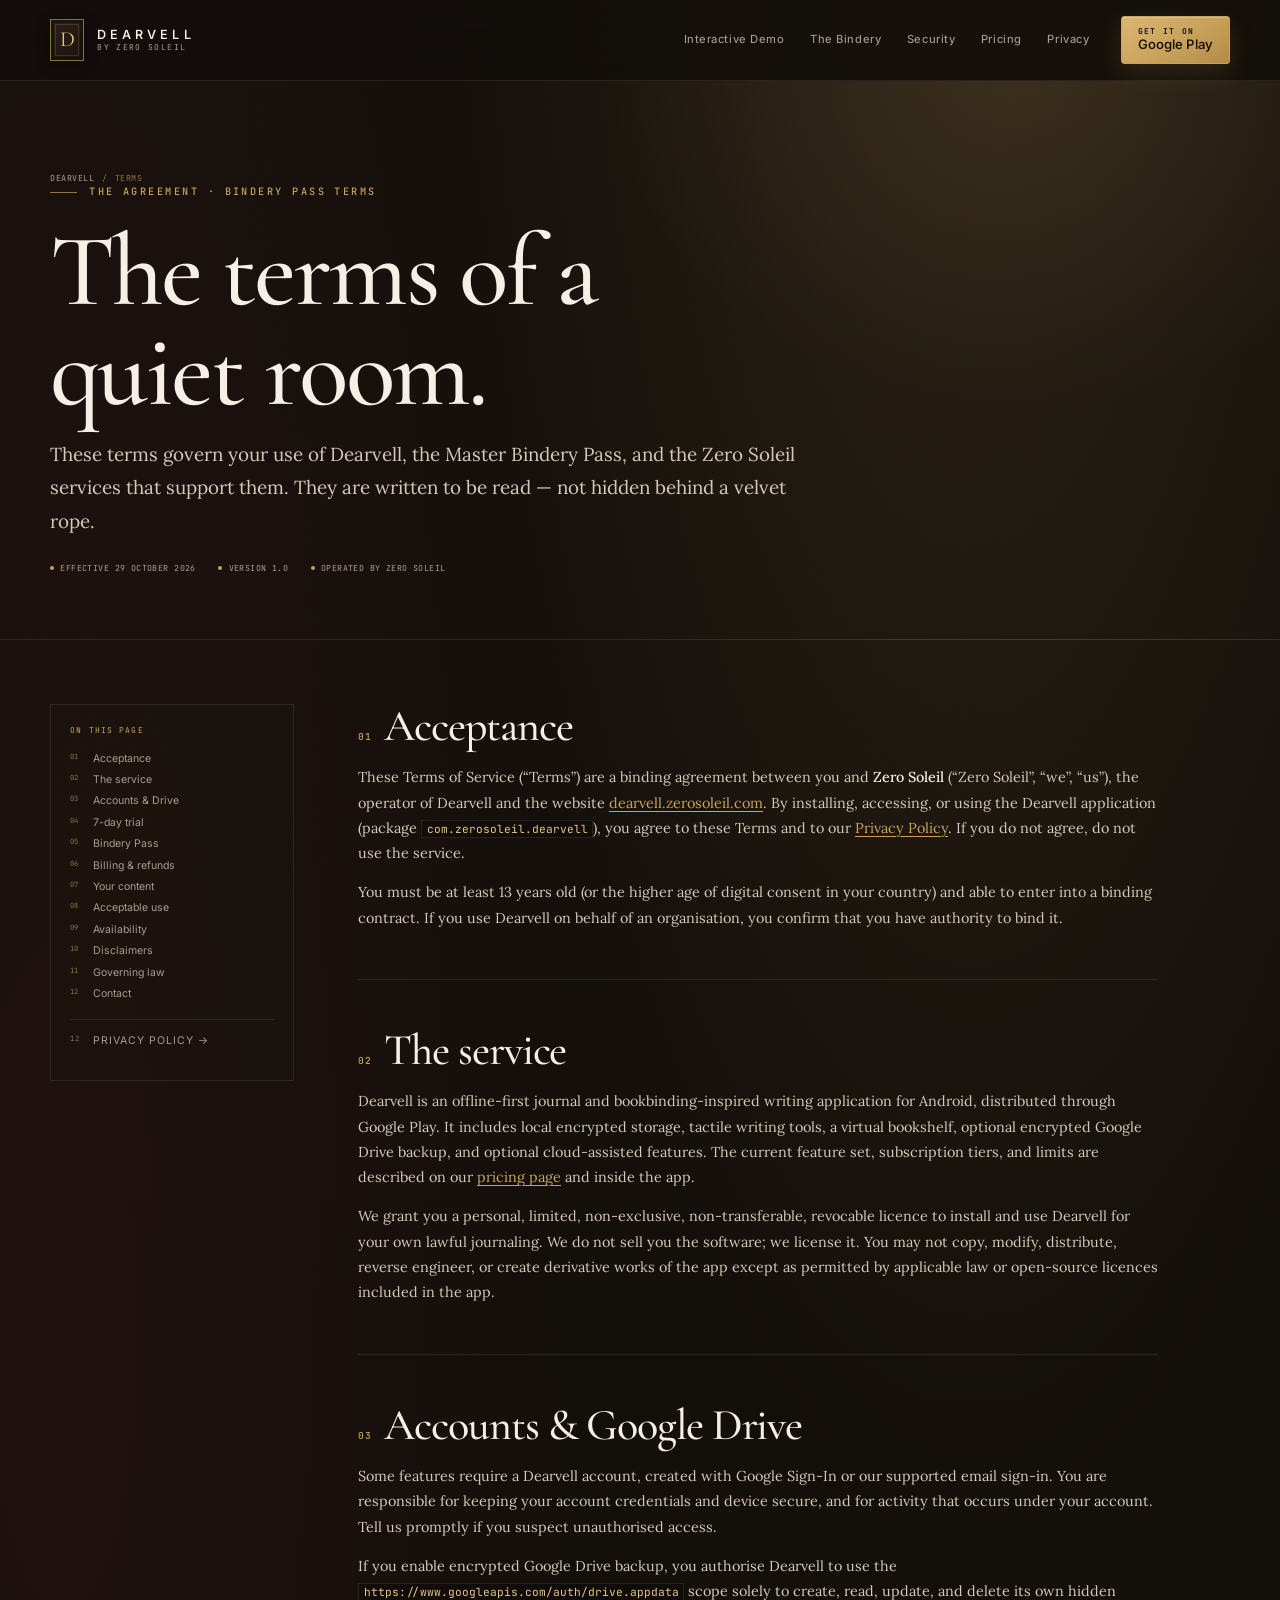
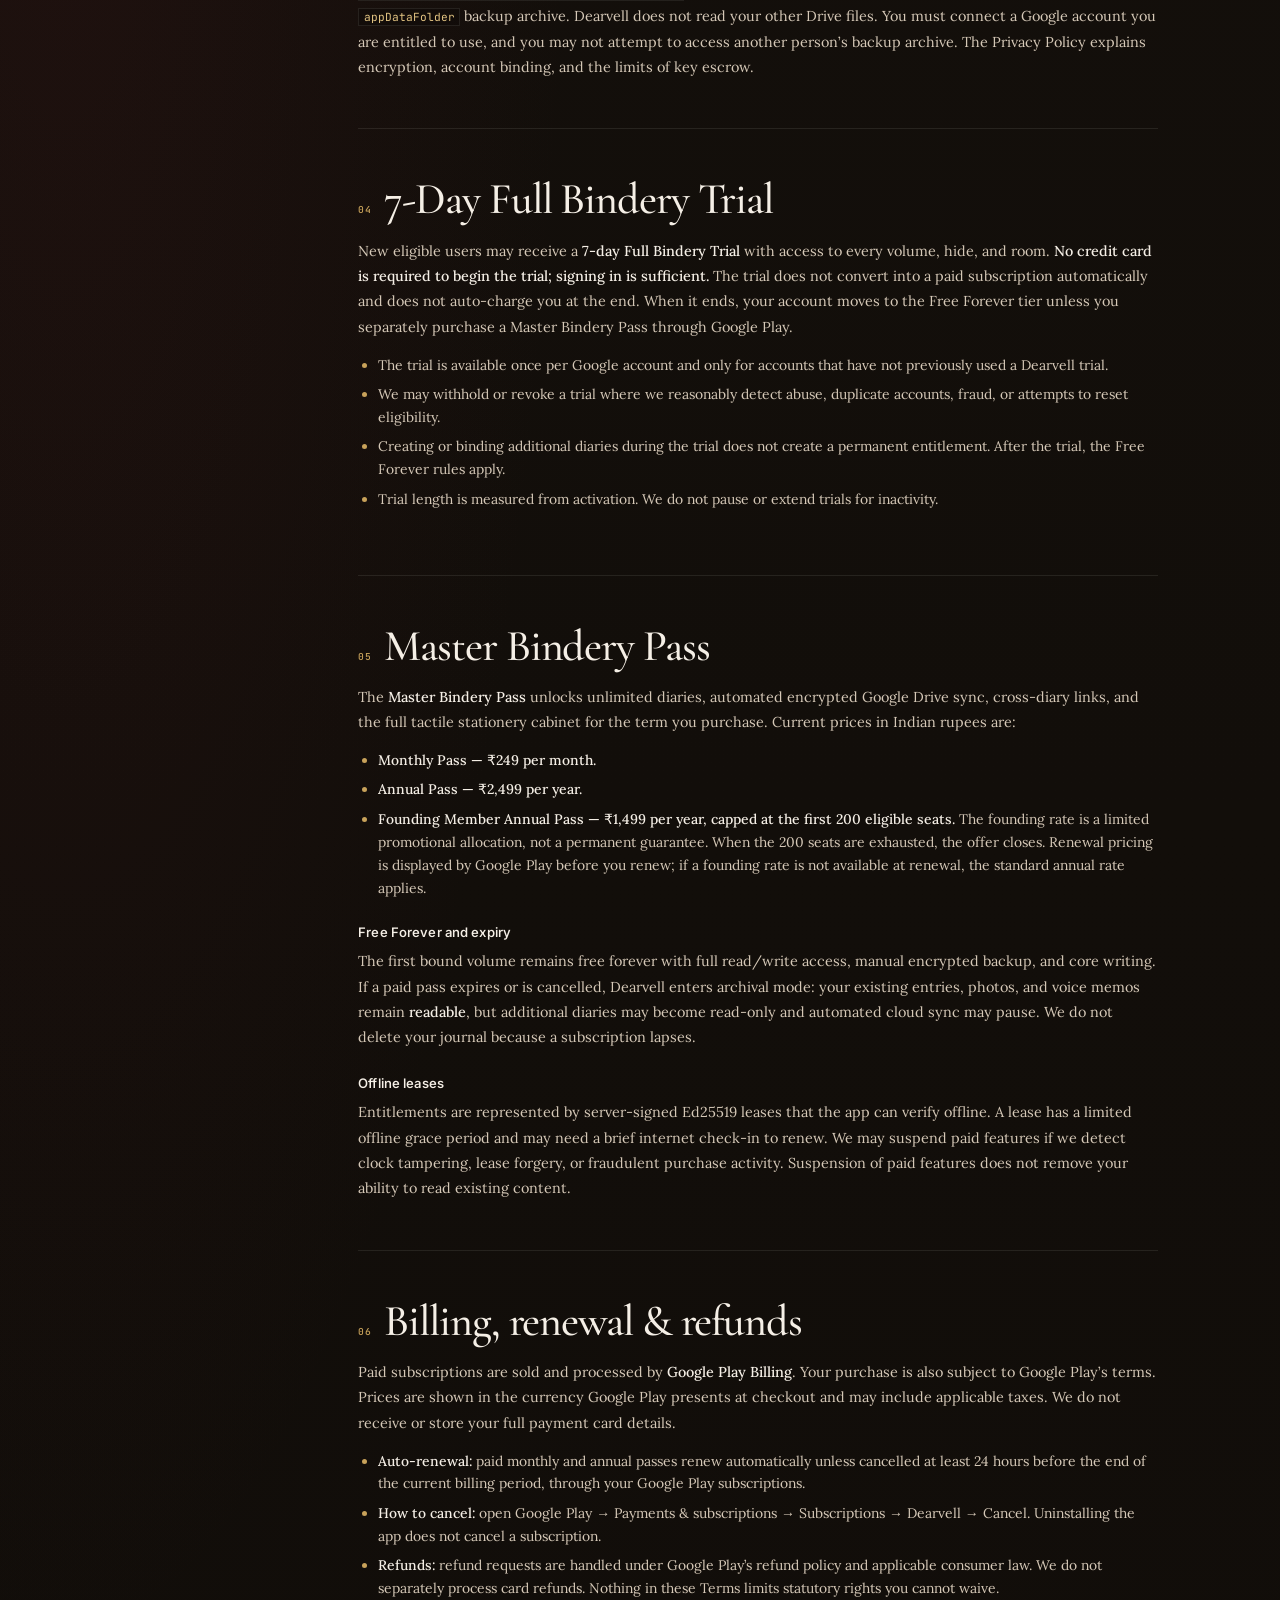
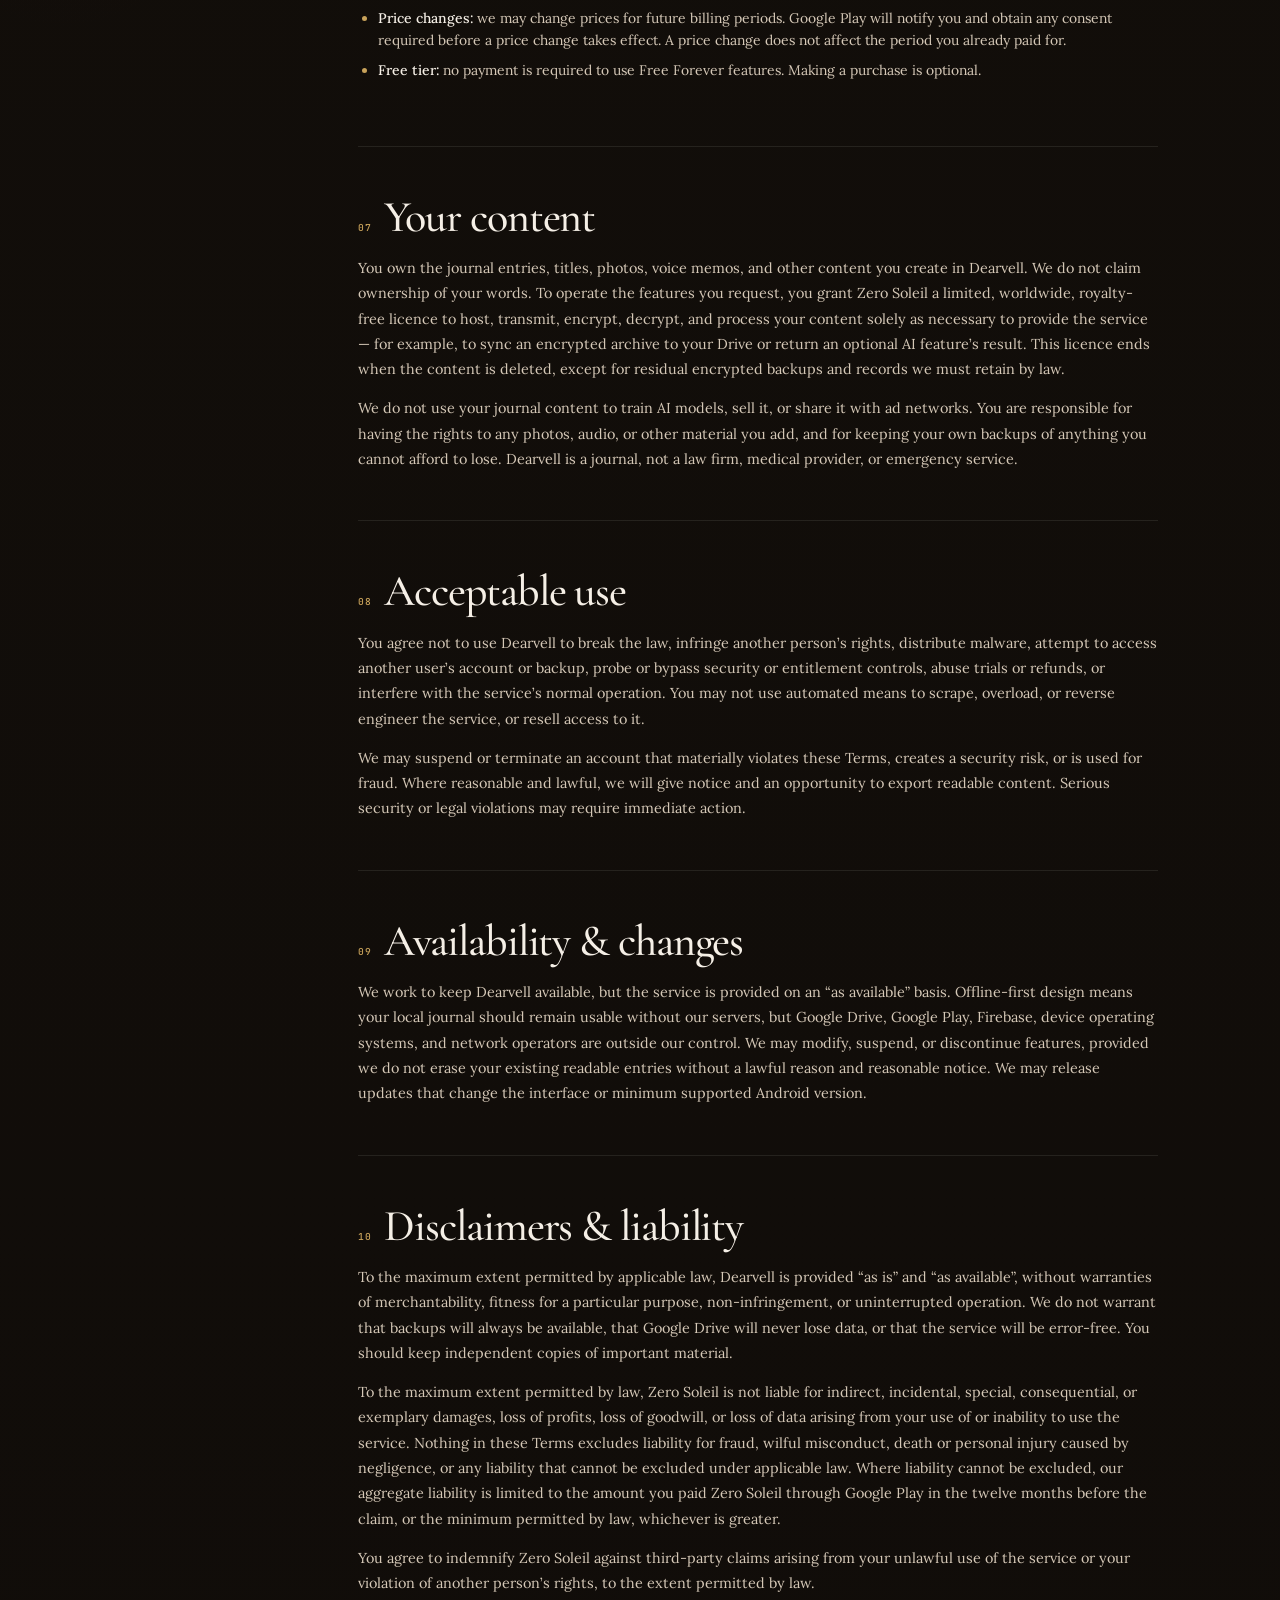
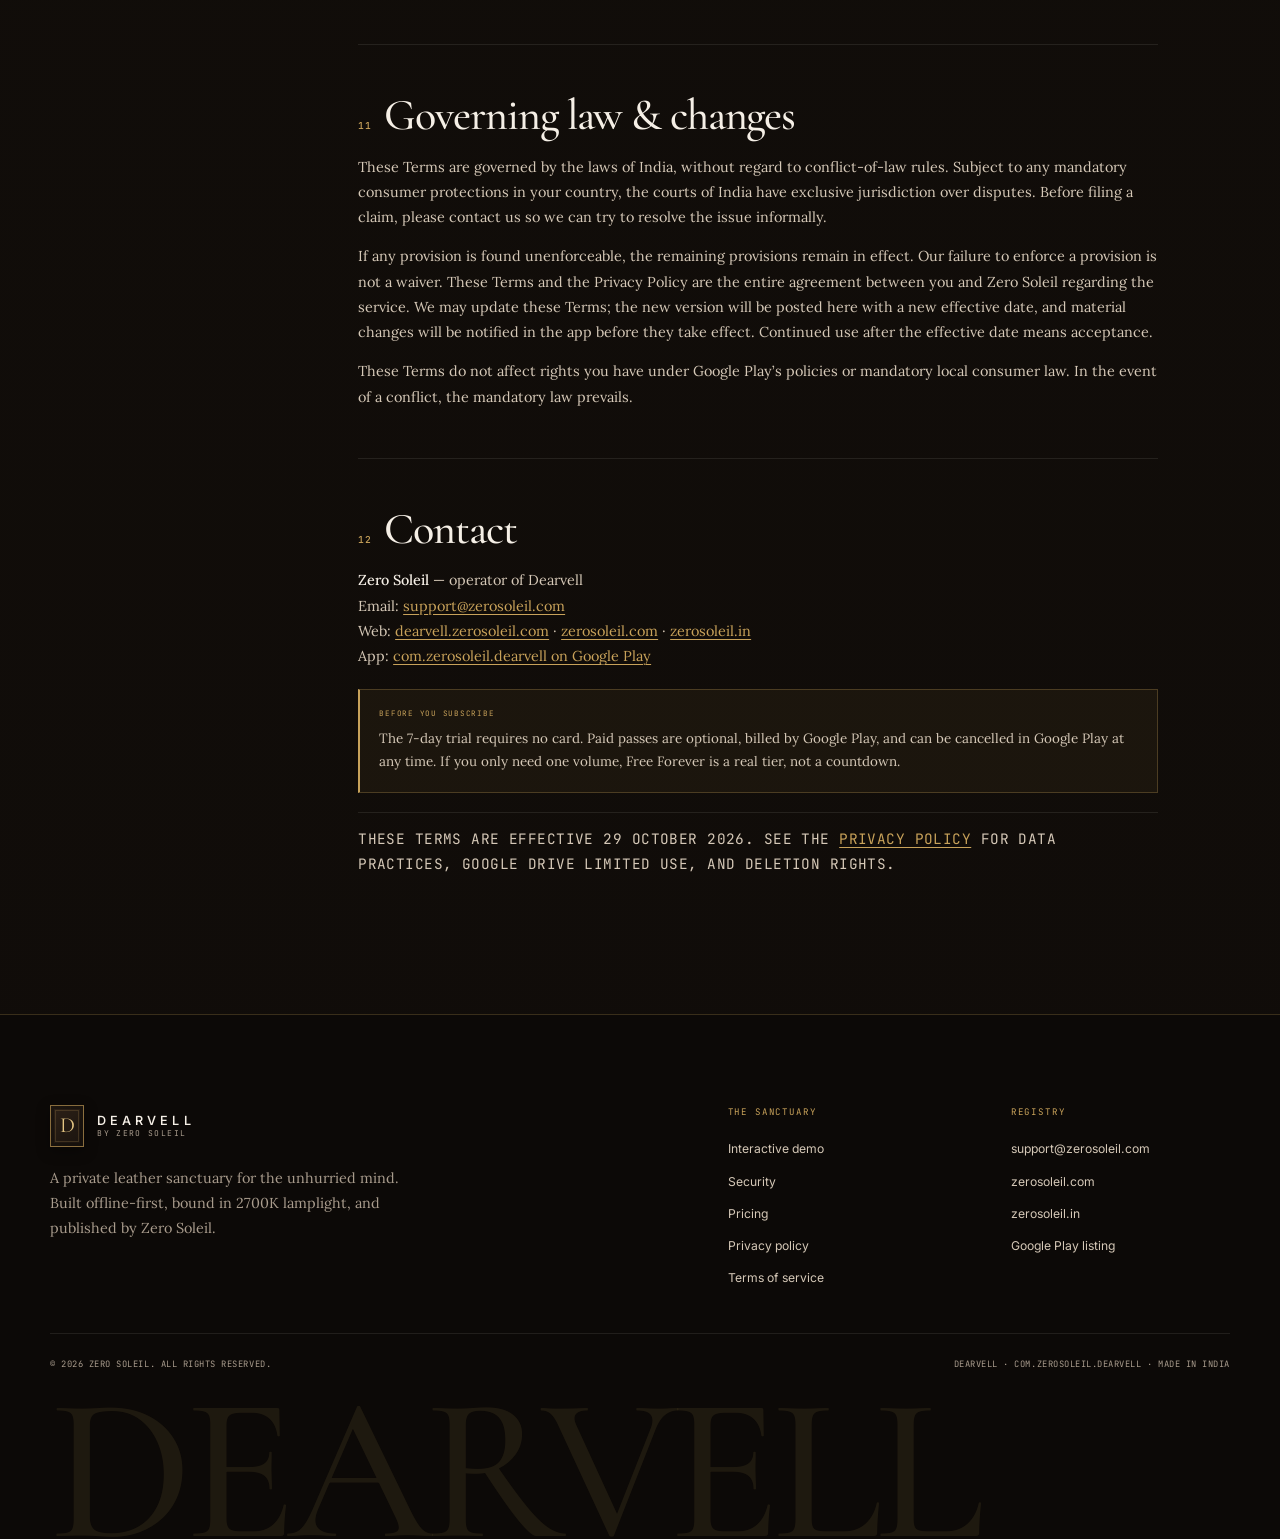
<file: terms/index.html>
<!DOCTYPE html>
<html lang="en">
<head>
  <meta charset="utf-8">
  <meta name="viewport" content="width=device-width, initial-scale=1, viewport-fit=cover">
  <title>Terms of Service &amp; Bindery Pass — Dearvell</title>
  <meta name="description" content="Dearvell Terms of Service, including Master Bindery Pass pricing, 7-day trial, Google Play subscriptions, fair use, content ownership, and cancellation terms.">
  <meta name="theme-color" content="#120E0A">
  <meta name="color-scheme" content="dark">
  <link rel="canonical" href="https://dearvell.zerosoleil.com/terms">
  <meta property="og:type" content="website">
  <meta property="og:site_name" content="Dearvell">
  <meta property="og:title" content="Terms of Service &amp; Bindery Pass — Dearvell">
  <meta property="og:description" content="The terms that govern Dearvell, the Master Bindery Pass, trials, subscriptions, and your journal.">
  <meta property="og:url" content="https://dearvell.zerosoleil.com/terms">
  <meta property="og:image" content="https://dearvell.zerosoleil.com/assets/img/og-cover.jpg">
  <meta name="twitter:card" content="summary_large_image">
  <meta name="twitter:title" content="Dearvell Terms of Service">
  <meta name="twitter:description" content="Trials, Bindery Pass, Google Play billing, content ownership, and cancellation terms.">
  <meta name="twitter:image" content="https://dearvell.zerosoleil.com/assets/img/og-cover.jpg">
  <link rel="icon" href="/assets/img/favicon.svg" type="image/svg+xml">
  <link rel="apple-touch-icon" href="/assets/img/apple-touch-icon.png">
  <link rel="preconnect" href="https://fonts.googleapis.com">
  <link rel="preconnect" href="https://fonts.gstatic.com" crossorigin>
  <link href="https://fonts.googleapis.com/css2?family=Cormorant+Garamond:ital,wght@0,400;0,500;0,600;1,400&family=Inter:wght@300;400;500;600&family=JetBrains+Mono:wght@400;500&family=Lora:ital,wght@0,400;0,500;1,400&display=swap" rel="stylesheet">
  <link rel="stylesheet" href="/assets/css/theme.css">
  <link rel="stylesheet" href="/assets/css/legal.css">
  <noscript><style>.reveal{opacity:1 !important;transform:none !important}</style></noscript>
</head>
<body>
  <a class="skip-link" href="#main">Skip to content</a>
  <header class="site-header">
    <div class="container header-inner">
      <a class="brand" href="/" aria-label="Dearvell home"><span class="brand-mark" aria-hidden="true">D</span><span class="brand-copy"><span class="brand-name">DEARVELL</span><span class="brand-by">by Zero Soleil</span></span></a>
      <button class="nav-toggle" type="button" data-nav-toggle aria-expanded="false" aria-controls="site-nav"><span aria-hidden="true"></span><span class="sr-only">Open menu</span></button>
      <nav class="site-nav" id="site-nav" data-site-nav aria-label="Primary navigation">
        <a class="nav-link" href="/#demo">Interactive Demo</a>
        <a class="nav-link" href="/#bindery">The Bindery</a>
        <a class="nav-link" href="/#security">Security</a>
        <a class="nav-link" href="/#pricing">Pricing</a>
        <a class="nav-link" href="/privacy">Privacy</a>
        <a class="btn btn--brass btn--small nav-cta play-badge" href="https://play.google.com/store/apps/details?id=com.zerosoleil.dearvell" target="_blank" rel="noopener"><span class="play-badge__text"><small>Get it on</small><strong>Google Play</strong></span></a>
      </nav>
    </div>
  </header>

  <main id="main">
    <section class="legal-hero">
      <div class="container">
        <nav class="breadcrumb" aria-label="Breadcrumb"><a href="/">Dearvell</a><span>/</span><span>Terms</span></nav>
        <p class="eyebrow">The agreement · Bindery Pass terms</p>
        <h1>The terms of a quiet room.</h1>
        <p class="lede">These terms govern your use of Dearvell, the Master Bindery Pass, and the Zero Soleil services that support them. They are written to be read — not hidden behind a velvet rope.</p>
        <div class="legal-meta"><span>Effective 29 October 2026</span><span>Version 1.0</span><span>Operated by Zero Soleil</span></div>
      </div>
    </section>

    <div class="container legal-layout">
      <aside class="legal-toc" aria-label="On this page">
        <p>On this page</p>
        <ol>
          <li><a href="#acceptance">Acceptance</a></li>
          <li><a href="#service">The service</a></li>
          <li><a href="#accounts">Accounts &amp; Drive</a></li>
          <li><a href="#trial">7-day trial</a></li>
          <li><a href="#pass">Bindery Pass</a></li>
          <li><a href="#billing">Billing &amp; refunds</a></li>
          <li><a href="#content">Your content</a></li>
          <li><a href="#use">Acceptable use</a></li>
          <li><a href="#availability">Availability</a></li>
          <li><a href="#liability">Disclaimers</a></li>
          <li><a href="#law">Governing law</a></li>
          <li><a href="#contact">Contact</a></li>
        </ol>
        <p class="toc-back"><a class="mono brass" href="/privacy">Privacy policy →</a></p>
      </aside>

      <article class="legal-content">
        <section id="acceptance">
          <h2><span class="sec-num">01</span>Acceptance</h2>
          <p>These Terms of Service (“Terms”) are a binding agreement between you and <strong>Zero Soleil</strong> (“Zero Soleil”, “we”, “us”), the operator of Dearvell and the website <a href="https://dearvell.zerosoleil.com">dearvell.zerosoleil.com</a>. By installing, accessing, or using the Dearvell application (package <code>com.zerosoleil.dearvell</code>), you agree to these Terms and to our <a href="/privacy">Privacy Policy</a>. If you do not agree, do not use the service.</p>
          <p>You must be at least 13 years old (or the higher age of digital consent in your country) and able to enter into a binding contract. If you use Dearvell on behalf of an organisation, you confirm that you have authority to bind it.</p>
        </section>

        <section id="service">
          <h2><span class="sec-num">02</span>The service</h2>
          <p>Dearvell is an offline-first journal and bookbinding-inspired writing application for Android, distributed through Google Play. It includes local encrypted storage, tactile writing tools, a virtual bookshelf, optional encrypted Google Drive backup, and optional cloud-assisted features. The current feature set, subscription tiers, and limits are described on our <a href="/#pricing">pricing page</a> and inside the app.</p>
          <p>We grant you a personal, limited, non-exclusive, non-transferable, revocable licence to install and use Dearvell for your own lawful journaling. We do not sell you the software; we license it. You may not copy, modify, distribute, reverse engineer, or create derivative works of the app except as permitted by applicable law or open-source licences included in the app.</p>
        </section>

        <section id="accounts">
          <h2><span class="sec-num">03</span>Accounts &amp; Google Drive</h2>
          <p>Some features require a Dearvell account, created with Google Sign-In or our supported email sign-in. You are responsible for keeping your account credentials and device secure, and for activity that occurs under your account. Tell us promptly if you suspect unauthorised access.</p>
          <p>If you enable encrypted Google Drive backup, you authorise Dearvell to use the <code>https://www.googleapis.com/auth/drive.appdata</code> scope solely to create, read, update, and delete its own hidden <code>appDataFolder</code> backup archive. Dearvell does not read your other Drive files. You must connect a Google account you are entitled to use, and you may not attempt to access another person’s backup archive. The Privacy Policy explains encryption, account binding, and the limits of key escrow.</p>
        </section>

        <section id="trial">
          <h2><span class="sec-num">04</span>7-Day Full Bindery Trial</h2>
          <p>New eligible users may receive a <strong>7-day Full Bindery Trial</strong> with access to every volume, hide, and room. <strong>No credit card is required to begin the trial; signing in is sufficient.</strong> The trial does not convert into a paid subscription automatically and does not auto-charge you at the end. When it ends, your account moves to the Free Forever tier unless you separately purchase a Master Bindery Pass through Google Play.</p>
          <ul>
            <li>The trial is available once per Google account and only for accounts that have not previously used a Dearvell trial.</li>
            <li>We may withhold or revoke a trial where we reasonably detect abuse, duplicate accounts, fraud, or attempts to reset eligibility.</li>
            <li>Creating or binding additional diaries during the trial does not create a permanent entitlement. After the trial, the Free Forever rules apply.</li>
            <li>Trial length is measured from activation. We do not pause or extend trials for inactivity.</li>
          </ul>
        </section>

        <section id="pass">
          <h2><span class="sec-num">05</span>Master Bindery Pass</h2>
          <p>The <strong>Master Bindery Pass</strong> unlocks unlimited diaries, automated encrypted Google Drive sync, cross-diary links, and the full tactile stationery cabinet for the term you purchase. Current prices in Indian rupees are:</p>
          <ul>
            <li><strong>Monthly Pass — ₹249 per month.</strong></li>
            <li><strong>Annual Pass — ₹2,499 per year.</strong></li>
            <li><strong>Founding Member Annual Pass — ₹1,499 per year, capped at the first 200 eligible seats.</strong> The founding rate is a limited promotional allocation, not a permanent guarantee. When the 200 seats are exhausted, the offer closes. Renewal pricing is displayed by Google Play before you renew; if a founding rate is not available at renewal, the standard annual rate applies.</li>
          </ul>
          <h3>Free Forever and expiry</h3>
          <p>The first bound volume remains free forever with full read/write access, manual encrypted backup, and core writing. If a paid pass expires or is cancelled, Dearvell enters archival mode: your existing entries, photos, and voice memos remain <strong>readable</strong>, but additional diaries may become read-only and automated cloud sync may pause. We do not delete your journal because a subscription lapses.</p>
          <h3>Offline leases</h3>
          <p>Entitlements are represented by server-signed Ed25519 leases that the app can verify offline. A lease has a limited offline grace period and may need a brief internet check-in to renew. We may suspend paid features if we detect clock tampering, lease forgery, or fraudulent purchase activity. Suspension of paid features does not remove your ability to read existing content.</p>
        </section>

        <section id="billing">
          <h2><span class="sec-num">06</span>Billing, renewal &amp; refunds</h2>
          <p>Paid subscriptions are sold and processed by <strong>Google Play Billing</strong>. Your purchase is also subject to Google Play’s terms. Prices are shown in the currency Google Play presents at checkout and may include applicable taxes. We do not receive or store your full payment card details.</p>
          <ul>
            <li><strong>Auto-renewal:</strong> paid monthly and annual passes renew automatically unless cancelled at least 24 hours before the end of the current billing period, through your Google Play subscriptions.</li>
            <li><strong>How to cancel:</strong> open Google Play → Payments &amp; subscriptions → Subscriptions → Dearvell → Cancel. Uninstalling the app does not cancel a subscription.</li>
            <li><strong>Refunds:</strong> refund requests are handled under Google Play’s refund policy and applicable consumer law. We do not separately process card refunds. Nothing in these Terms limits statutory rights you cannot waive.</li>
            <li><strong>Price changes:</strong> we may change prices for future billing periods. Google Play will notify you and obtain any consent required before a price change takes effect. A price change does not affect the period you already paid for.</li>
            <li><strong>Free tier:</strong> no payment is required to use Free Forever features. Making a purchase is optional.</li>
          </ul>
        </section>

        <section id="content">
          <h2><span class="sec-num">07</span>Your content</h2>
          <p>You own the journal entries, titles, photos, voice memos, and other content you create in Dearvell. We do not claim ownership of your words. To operate the features you request, you grant Zero Soleil a limited, worldwide, royalty-free licence to host, transmit, encrypt, decrypt, and process your content solely as necessary to provide the service — for example, to sync an encrypted archive to your Drive or return an optional AI feature’s result. This licence ends when the content is deleted, except for residual encrypted backups and records we must retain by law.</p>
          <p>We do not use your journal content to train AI models, sell it, or share it with ad networks. You are responsible for having the rights to any photos, audio, or other material you add, and for keeping your own backups of anything you cannot afford to lose. Dearvell is a journal, not a law firm, medical provider, or emergency service.</p>
        </section>

        <section id="use">
          <h2><span class="sec-num">08</span>Acceptable use</h2>
          <p>You agree not to use Dearvell to break the law, infringe another person’s rights, distribute malware, attempt to access another user’s account or backup, probe or bypass security or entitlement controls, abuse trials or refunds, or interfere with the service’s normal operation. You may not use automated means to scrape, overload, or reverse engineer the service, or resell access to it.</p>
          <p>We may suspend or terminate an account that materially violates these Terms, creates a security risk, or is used for fraud. Where reasonable and lawful, we will give notice and an opportunity to export readable content. Serious security or legal violations may require immediate action.</p>
        </section>

        <section id="availability">
          <h2><span class="sec-num">09</span>Availability &amp; changes</h2>
          <p>We work to keep Dearvell available, but the service is provided on an “as available” basis. Offline-first design means your local journal should remain usable without our servers, but Google Drive, Google Play, Firebase, device operating systems, and network operators are outside our control. We may modify, suspend, or discontinue features, provided we do not erase your existing readable entries without a lawful reason and reasonable notice. We may release updates that change the interface or minimum supported Android version.</p>
        </section>

        <section id="liability">
          <h2><span class="sec-num">10</span>Disclaimers &amp; liability</h2>
          <p>To the maximum extent permitted by applicable law, Dearvell is provided “as is” and “as available”, without warranties of merchantability, fitness for a particular purpose, non-infringement, or uninterrupted operation. We do not warrant that backups will always be available, that Google Drive will never lose data, or that the service will be error-free. You should keep independent copies of important material.</p>
          <p>To the maximum extent permitted by law, Zero Soleil is not liable for indirect, incidental, special, consequential, or exemplary damages, loss of profits, loss of goodwill, or loss of data arising from your use of or inability to use the service. Nothing in these Terms excludes liability for fraud, wilful misconduct, death or personal injury caused by negligence, or any liability that cannot be excluded under applicable law. Where liability cannot be excluded, our aggregate liability is limited to the amount you paid Zero Soleil through Google Play in the twelve months before the claim, or the minimum permitted by law, whichever is greater.</p>
          <p>You agree to indemnify Zero Soleil against third-party claims arising from your unlawful use of the service or your violation of another person’s rights, to the extent permitted by law.</p>
        </section>

        <section id="law">
          <h2><span class="sec-num">11</span>Governing law &amp; changes</h2>
          <p>These Terms are governed by the laws of India, without regard to conflict-of-law rules. Subject to any mandatory consumer protections in your country, the courts of India have exclusive jurisdiction over disputes. Before filing a claim, please contact us so we can try to resolve the issue informally.</p>
          <p>If any provision is found unenforceable, the remaining provisions remain in effect. Our failure to enforce a provision is not a waiver. These Terms and the Privacy Policy are the entire agreement between you and Zero Soleil regarding the service. We may update these Terms; the new version will be posted here with a new effective date, and material changes will be notified in the app before they take effect. Continued use after the effective date means acceptance.</p>
          <p>These Terms do not affect rights you have under Google Play’s policies or mandatory local consumer law. In the event of a conflict, the mandatory law prevails.</p>
        </section>

        <section id="contact">
          <h2><span class="sec-num">12</span>Contact</h2>
          <p><strong>Zero Soleil</strong> — operator of Dearvell<br>Email: <a href="mailto:support@zerosoleil.com">support@zerosoleil.com</a><br>Web: <a href="https://dearvell.zerosoleil.com">dearvell.zerosoleil.com</a> · <a href="https://zerosoleil.com" target="_blank" rel="noopener">zerosoleil.com</a> · <a href="https://zerosoleil.in" target="_blank" rel="noopener">zerosoleil.in</a><br>App: <a href="https://play.google.com/store/apps/details?id=com.zerosoleil.dearvell" target="_blank" rel="noopener">com.zerosoleil.dearvell on Google Play</a></p>
          <div class="callout"><span class="mono">Before you subscribe</span><p>The 7-day trial requires no card. Paid passes are optional, billed by Google Play, and can be cancelled in Google Play at any time. If you only need one volume, Free Forever is a real tier, not a countdown.</p></div>
          <p class="legal-footnote">These Terms are effective 29 October 2026. See the <a href="/privacy">Privacy Policy</a> for data practices, Google Drive Limited Use, and deletion rights.</p>
        </section>
      </article>
    </div>
  </main>

  <footer class="site-footer">
    <div class="container">
      <div class="footer-main">
        <div class="footer-brand"><a class="brand" href="/" aria-label="Dearvell home"><span class="brand-mark" aria-hidden="true">D</span><span class="brand-copy"><span class="brand-name">DEARVELL</span><span class="brand-by">by Zero Soleil</span></span></a><p>A private leather sanctuary for the unhurried mind. Built offline-first, bound in 2700K lamplight, and published by Zero Soleil.</p></div>
        <div><p class="footer-title">The Sanctuary</p><div class="footer-links"><a href="/#demo">Interactive demo</a><a href="/#security">Security</a><a href="/#pricing">Pricing</a><a href="/privacy">Privacy policy</a><a href="/terms">Terms of service</a></div></div>
        <div><p class="footer-title">Registry</p><div class="footer-links"><a href="mailto:support@zerosoleil.com">support@zerosoleil.com</a><a href="https://zerosoleil.com" target="_blank" rel="noopener">zerosoleil.com</a><a href="https://zerosoleil.in" target="_blank" rel="noopener">zerosoleil.in</a><a href="https://play.google.com/store/apps/details?id=com.zerosoleil.dearvell" target="_blank" rel="noopener">Google Play listing</a></div></div>
      </div>
      <div class="footer-bottom"><span>© 2026 Zero Soleil. All rights reserved.</span><span>Dearvell · com.zerosoleil.dearvell · Made in India</span></div>
      <div class="footer-wordmark" aria-hidden="true">DEARVELL</div>
    </div>
  </footer>
  <script src="/assets/js/site.js" defer></script>
</body>
</html>
</file>
<file: assets/css/theme.css>
/* Dearvell â€” 2700K Analog Study Room: tokens, shell, typography, header, hero, footer */

:root {
  --ink: #120e0a;
  --leather: #1e1712;
  --leather-deep: #17110d;
  --brass: #c8a25a;
  --brass-bright: #e4c583;
  --brass-dim: #8f713c;
  --cream: #f5efe6;
  --cream-dim: #d5c8b7;
  --cream-muted: #a99c8d;
  --oxblood: #5c1d24;
  --forest: #1d3b2a;
  --midnight: #1a2436;
  --walnut: #3b2a1d;
  --line: rgba(200, 162, 90, 0.24);
  --line-soft: rgba(245, 239, 230, 0.09);
  --serif: "Cormorant Garamond", "Iowan Old Style", Georgia, serif;
  --prose: "Lora", "Iowan Old Style", Georgia, serif;
  --mono: "JetBrains Mono", "SFMono-Regular", Consolas, monospace;
  --ui: "Inter", "Segoe UI", Helvetica, Arial, sans-serif;
  --max: 1180px;
  --pad: clamp(1.15rem, 4vw, 2.5rem);
  --radius: 3px;
  --shadow: 0 30px 90px rgba(0, 0, 0, 0.52);
}

*,
*::before,
*::after { box-sizing: border-box; }

html {
  scroll-behavior: smooth;
  scroll-padding-top: 6.5rem;
  -webkit-text-size-adjust: 100%;
}

body {
  margin: 0;
  overflow-x: hidden;
  color: var(--cream-dim);
  background:
    radial-gradient(ellipse 62% 48% at 76% -8%, rgba(200, 162, 90, 0.15), transparent 68%),
    radial-gradient(ellipse 55% 42% at 5% 21%, rgba(92, 29, 36, 0.17), transparent 72%),
    linear-gradient(180deg, #15100c 0%, var(--ink) 38%, #100c09 100%);
  font-family: var(--prose);
  font-size: 1rem;
  line-height: 1.72;
  text-rendering: optimizeLegibility;
  -webkit-font-smoothing: antialiased;
}

body::before {
  content: "";
  position: fixed;
  inset: 0;
  z-index: 999;
  pointer-events: none;
  opacity: 0.055;
  mix-blend-mode: soft-light;
  background-image: url("data:image/svg+xml,%3Csvg xmlns='http://www.w3.org/2000/svg' width='200' height='200'%3E%3Cfilter id='n'%3E%3CfeTurbulence type='fractalNoise' baseFrequency='.78' numOctaves='3' stitchTiles='stitch'/%3E%3C/filter%3E%3Crect width='100%25' height='100%25' filter='url(%23n)' opacity='.55'/%3E%3C/svg%3E");
}

::selection { color: var(--ink); background: var(--brass); }

img, svg { display: block; max-width: 100%; }
a { color: inherit; }
button, input, textarea { font: inherit; }
button { color: inherit; }
h1, h2, h3, h4, p, ul, ol, figure { margin: 0; }
ul, ol { padding: 0; }
[hidden] { display: none !important; }

:focus-visible {
  outline: 2px solid var(--brass-bright);
  outline-offset: 4px;
}

.skip-link {
  position: fixed;
  top: 0.8rem;
  left: 0.8rem;
  z-index: 1100;
  padding: 0.65rem 1rem;
  color: var(--ink);
  background: var(--brass-bright);
  font-family: var(--ui);
  font-size: 0.78rem;
  font-weight: 600;
  text-decoration: none;
  transform: translateY(-180%);
}
.skip-link:focus { transform: none; }

.sr-only { position: absolute; width: 1px; height: 1px; padding: 0; margin: -1px; overflow: hidden; clip: rect(0, 0, 0, 0); white-space: nowrap; border: 0; }

.container { width: min(100% - (var(--pad) * 2), var(--max)); margin-inline: auto; }
.section { position: relative; padding: clamp(4.2rem, 9vw, 8rem) 0; }
.section--tight { padding-block: clamp(3rem, 6vw, 5.5rem); }
.section--lined { border-top: 1px solid var(--line-soft); }
.section--leather {
  background:
    radial-gradient(ellipse 65% 60% at 50% 0%, rgba(200, 162, 90, 0.07), transparent 70%),
    linear-gradient(180deg, rgba(30, 23, 18, 0.72), rgba(18, 14, 10, 0));
}

.eyebrow {
  display: flex;
  align-items: center;
  gap: 0.75rem;
  color: var(--brass);
  font-family: var(--mono);
  font-size: 0.64rem;
  font-weight: 500;
  letter-spacing: 0.24em;
  line-height: 1.4;
  text-transform: uppercase;
}
.eyebrow::before {
  content: "";
  width: 1.7rem;
  height: 1px;
  background: var(--brass);
  opacity: 0.7;
}
.eyebrow--center { justify-content: center; }
.mono { font-family: var(--mono); font-size: 0.68rem; letter-spacing: 0.1em; text-transform: uppercase; }
.brass { color: var(--brass); }
.muted { color: var(--cream-muted); }
.serif { font-family: var(--serif); }

h1, h2, h3, h4 {
  color: var(--cream);
  font-family: var(--serif);
  font-weight: 500;
  line-height: 0.98;
  letter-spacing: -0.025em;
}
h1 { font-size: clamp(3.1rem, 8.3vw, 6.4rem); }
h2 { font-size: clamp(2.45rem, 5.4vw, 4.25rem); }
h3 { font-size: clamp(1.35rem, 2.6vw, 1.8rem); line-height: 1.1; }
h1 em, h2 em { color: var(--brass-bright); font-weight: 400; }
.lede {
  max-width: 43rem;
  color: var(--cream-dim);
  font-size: clamp(1.02rem, 1.6vw, 1.18rem);
  line-height: 1.78;
}
.section-head {
  display: grid;
  grid-template-columns: minmax(0, 1fr) minmax(15rem, 25rem);
  gap: 2rem 4rem;
  align-items: end;
  margin-bottom: clamp(2.6rem, 5vw, 4.5rem);
}
.section-head h2 { max-width: 14ch; margin-top: 1.1rem; }
.section-head p { padding-bottom: 0.4rem; }
.section-head--center { display: block; max-width: 48rem; margin-inline: auto; text-align: center; }
.section-head--center h2 { margin-inline: auto; }
.section-head--center .eyebrow { justify-content: center; }

.btn {
  display: inline-flex;
  min-height: 3.15rem;
  align-items: center;
  justify-content: center;
  gap: 0.7rem;
  padding: 0.8rem 1.35rem;
  border: 1px solid var(--line);
  border-radius: var(--radius);
  color: var(--cream);
  background: transparent;
  font-family: var(--ui);
  font-size: 0.78rem;
  font-weight: 500;
  letter-spacing: 0.04em;
  line-height: 1.2;
  text-align: center;
  text-decoration: none;
  cursor: pointer;
  transition: background 180ms ease, border-color 180ms ease, color 180ms ease, transform 180ms ease;
}
.btn:hover { border-color: var(--brass); background: rgba(200, 162, 90, 0.08); transform: translateY(-1px); }
.btn--brass {
  border-color: var(--brass);
  color: #17110c;
  background: linear-gradient(145deg, #d9b772, var(--brass) 55%, #b38b47);
  box-shadow: 0 9px 25px rgba(200, 162, 90, 0.16), inset 0 1px rgba(255, 255, 255, 0.26);
  font-weight: 650;
}
.btn--brass:hover { background: linear-gradient(145deg, #e7ca8b, #d2ab64 55%, #bd934e); }
.btn--ghost { border-color: rgba(245, 239, 230, 0.2); }
.btn--small { min-height: 2.65rem; padding: 0.6rem 1rem; font-size: 0.72rem; }
.btn .arrow { font-family: var(--mono); font-size: 0.9em; }
.play-badge { display: inline-flex; align-items: center; gap: 0.75rem; text-align: left; }
.play-badge__icon { width: 1.35rem; height: 1.45rem; flex: none; }
.play-badge__text { display: flex; flex-direction: column; gap: 0.05rem; }
.play-badge__text small { color: var(--cream-muted); font-family: var(--mono); font-size: 0.5rem; letter-spacing: 0.16em; text-transform: uppercase; }
.play-badge__text strong { font-family: var(--ui); font-size: 0.82rem; font-weight: 550; letter-spacing: 0.01em; }

.site-header {
  position: sticky;
  top: 0;
  z-index: 80;
  border-bottom: 1px solid var(--line-soft);
  background: rgba(18, 14, 10, 0.82);
  -webkit-backdrop-filter: blur(18px) saturate(120%);
  backdrop-filter: blur(18px) saturate(120%);
}
.header-inner {
  display: flex;
  min-height: 5rem;
  align-items: center;
  justify-content: space-between;
  gap: 1.5rem;
}
.brand { display: flex; align-items: center; gap: 0.8rem; text-decoration: none; }
.brand-mark {
  position: relative;
  display: grid;
  width: 2.15rem;
  height: 2.65rem;
  place-items: center;
  border: 1px solid rgba(200, 162, 90, 0.62);
  color: var(--brass-bright);
  background: linear-gradient(145deg, #2d2117, #1a130e);
  box-shadow: inset 0 0 0 3px rgba(18, 14, 10, 0.55), 0 4px 14px rgba(0, 0, 0, 0.35);
  font-family: var(--serif);
  font-size: 1.35rem;
  line-height: 1;
}
.brand-mark::after { content: ""; position: absolute; inset: 4px; border: 1px solid rgba(200, 162, 90, 0.2); }
.brand-copy { display: flex; flex-direction: column; gap: 0.08rem; }
.brand-name { color: var(--cream); font-family: var(--ui); font-size: 0.79rem; font-weight: 550; letter-spacing: 0.32em; line-height: 1.2; }
.brand-by { color: var(--cream-muted); font-family: var(--mono); font-size: 0.5rem; letter-spacing: 0.17em; line-height: 1.2; text-transform: uppercase; }
.site-nav { display: flex; align-items: center; gap: clamp(0.9rem, 2vw, 1.65rem); }
.nav-link {
  position: relative;
  padding: 0.45rem 0;
  color: var(--cream-muted);
  font-family: var(--ui);
  font-size: 0.7rem;
  font-weight: 450;
  letter-spacing: 0.05em;
  text-decoration: none;
  transition: color 160ms ease;
}
.nav-link::after {
  content: "";
  position: absolute;
  right: 0;
  bottom: 0.15rem;
  left: 0;
  height: 1px;
  background: var(--brass);
  transform: scaleX(0);
  transform-origin: right;
  transition: transform 180ms ease;
}
.nav-link:hover, .nav-link[aria-current="page"] { color: var(--cream); }
.nav-link:hover::after, .nav-link[aria-current="page"]::after { transform: scaleX(1); transform-origin: left; }
.nav-cta { margin-left: 0.35rem; white-space: nowrap; }
.nav-cta .play-badge__text small, .nav-cta .play-badge__text strong { color: #17110c; }
.nav-toggle {
  display: none;
  width: 2.7rem;
  height: 2.7rem;
  padding: 0;
  align-items: center;
  justify-content: center;
  border: 1px solid var(--line);
  border-radius: var(--radius);
  background: rgba(30, 23, 18, 0.7);
  cursor: pointer;
}
.nav-toggle span, .nav-toggle span::before, .nav-toggle span::after {
  display: block;
  width: 1.1rem;
  height: 1px;
  background: var(--brass-bright);
  content: "";
  transition: transform 180ms ease;
}
.nav-toggle span { position: relative; }
.nav-toggle span::before { position: absolute; top: -5px; }
.nav-toggle span::after { position: absolute; top: 5px; }


.site-footer { position: relative; border-top: 1px solid var(--line); background: #0c0907; }
.footer-main { display: grid; grid-template-columns: minmax(0, 1.4fr) repeat(2, minmax(9rem, 0.5fr)); gap: 3rem 4rem; padding: clamp(3.5rem, 7vw, 6rem) 0 2.8rem; }
.footer-brand p { max-width: 24rem; margin-top: 1.2rem; color: var(--cream-muted); font-size: 0.9rem; }
.footer-title { color: var(--brass); font-family: var(--mono); font-size: 0.57rem; letter-spacing: 0.2em; text-transform: uppercase; }
.footer-links { display: flex; flex-direction: column; align-items: flex-start; gap: 0.7rem; margin-top: 1.2rem; }
.footer-links a { color: var(--cream-dim); font-family: var(--ui); font-size: 0.76rem; text-decoration: none; transition: color 160ms ease; }
.footer-links a:hover { color: var(--brass-bright); }
.footer-bottom { display: flex; flex-wrap: wrap; gap: 1rem 2rem; align-items: center; justify-content: space-between; padding: 1.4rem 0 2rem; border-top: 1px solid var(--line-soft); color: var(--cream-muted); font-family: var(--mono); font-size: 0.55rem; letter-spacing: 0.06em; text-transform: uppercase; }
.footer-bottom a { text-decoration: none; }
.footer-bottom a:hover { color: var(--brass); }
.footer-wordmark { overflow: hidden; color: rgba(200, 162, 90, 0.1); font-family: var(--serif); font-size: clamp(4rem, 16vw, 13rem); font-weight: 500; letter-spacing: -0.04em; line-height: 0.66; white-space: nowrap; }
.footer-small { padding-bottom: 2.2rem; color: var(--cream-muted); font-size: 0.7rem; }

@media (max-width: 960px) {
  .section-head { grid-template-columns: 1fr; gap: 1rem; }
  .section-head p { max-width: 38rem; }
}

@media (max-width: 760px) {
  .eyebrow { gap: 0.55rem; font-size: 0.57rem; letter-spacing: 0.17em; }
  .header-inner { min-height: 4.4rem; }
  .nav-toggle { display: inline-flex; }
  .site-nav {
    position: absolute;
    top: 100%;
    right: var(--pad);
    left: var(--pad);
    display: none;
    align-items: stretch;
    flex-direction: column;
    gap: 0;
    padding: 0.8rem;
    border: 1px solid var(--line);
    background: rgba(24, 18, 13, 0.98);
    box-shadow: var(--shadow);
  }
  .site-nav.is-open { display: flex; }
  .nav-link { padding: 0.85rem 0.65rem; border-bottom: 1px solid var(--line-soft); }
  .nav-link::after { display: none; }
  .nav-cta { margin: 0.7rem 0 0.15rem; }
  .footer-main { grid-template-columns: 1fr 1fr; gap: 2.5rem; }
  .footer-brand { grid-column: 1 / -1; }
}

@media (max-width: 480px) {
  .brand-name { font-size: 0.72rem; letter-spacing: 0.26em; }
  .brand-by { font-size: 0.46rem; }
  .footer-main { grid-template-columns: 1fr; }
}

@media (prefers-reduced-motion: reduce) {
  html { scroll-behavior: auto; }
  *, *::before, *::after { animation-duration: 0.01ms !important; animation-iteration-count: 1 !important; transition-duration: 0.01ms !important; }
}
</file>
<file: assets/css/hero.css>
.hero { position: relative; padding: clamp(4rem, 9vw, 8.5rem) 0 clamp(4.4rem, 8vw, 7.5rem); }
.hero-grid { display: grid; grid-template-columns: minmax(0, 1.08fr) minmax(19rem, 0.92fr); gap: clamp(2.5rem, 6vw, 5.5rem); align-items: center; }
.hero-copy { position: relative; z-index: 2; }
.hero h1 { max-width: 100%; margin: 1.35rem 0 1.45rem; font-size: clamp(2.95rem, 5.8vw, 5.35rem); }
.hero h1 .line { display: block; }
.hero h1 em { display: inline-block; }
.hero-lede { max-width: 35rem; }
.hero-lede strong { color: var(--cream); font-weight: 500; }
.hero-actions { display: flex; flex-wrap: wrap; gap: 0.8rem; margin-top: 2rem; }
.hero-footnote { display: flex; flex-wrap: wrap; gap: 0.5rem 1.3rem; margin-top: 1.55rem; color: var(--cream-muted); font-family: var(--mono); font-size: 0.58rem; letter-spacing: 0.09em; text-transform: uppercase; }
.hero-footnote span { display: inline-flex; align-items: center; gap: 0.42rem; }
.hero-footnote span::before { width: 4px; height: 4px; border-radius: 50%; background: var(--brass); content: ""; opacity: 0.8; }
.hero-art { position: relative; min-height: clamp(24rem, 47vw, 37rem); perspective: 1500px; }
.hero-glow { position: absolute; inset: 12% 2% 0; border-radius: 50%; background: radial-gradient(circle, rgba(200, 162, 90, 0.2), transparent 65%); filter: blur(24px); }
.hero-desk { position: absolute; inset: auto 2% 0; height: 32%; border-radius: 50% 50% 0 0; background: linear-gradient(180deg, #2b1f16, #17100b); box-shadow: 0 -1px rgba(200, 162, 90, 0.12); }
.hero-book {
  position: absolute;
  top: 4%;
  left: 50%;
  width: min(74%, 22rem);
  aspect-ratio: 0.71;
  transform: translateX(-50%) rotateY(-12deg) rotateZ(2deg);
  transform-style: preserve-3d;
  filter: drop-shadow(18px 32px 26px rgba(0, 0, 0, 0.55));
}
.hero-book__spine {
  position: absolute;
  top: 0.4%;
  bottom: 0;
  left: -6.5%;
  width: 8%;
  border-radius: 5px 0 0 5px;
  background: linear-gradient(90deg, #2a1518, #4a1c22 55%, #2a1518);
  transform: rotateY(-58deg);
  transform-origin: right center;
}
.hero-book__cover {
  position: absolute;
  inset: 0;
  overflow: hidden;
  border: 1px solid rgba(200, 162, 90, 0.43);
  border-radius: 3px 8px 8px 3px;
  background:
    radial-gradient(circle at 28% 18%, rgba(255, 229, 180, 0.13), transparent 44%),
    linear-gradient(135deg, rgba(255, 255, 255, 0.06), transparent 36%),
    repeating-linear-gradient(92deg, transparent 0 7px, rgba(0, 0, 0, 0.07) 8px 9px),
    #4b1a21;
  box-shadow: inset 0 0 0 7px #3b141a, inset 0 0 0 8px rgba(200, 162, 90, 0.33), inset 0 0 60px rgba(0, 0, 0, 0.5);
}
.hero-book__cover::before { content: ""; position: absolute; inset: 1.9rem; border: 1px solid rgba(200, 162, 90, 0.32); }
.hero-book__cover::after { content: ""; position: absolute; top: 0; bottom: 0; left: 8%; width: 1px; background: rgba(255, 225, 170, 0.12); }
.hero-book__label { position: absolute; top: 23%; right: 13%; left: 13%; text-align: center; }
.hero-book__ornament { display: block; margin: 0 auto 1.4rem; color: var(--brass); font-family: var(--mono); font-size: 0.58rem; letter-spacing: 0.3em; }
.hero-book__title { display: block; color: #d8b978; font-family: var(--serif); font-size: clamp(2.6rem, 5vw, 3.7rem); font-weight: 500; letter-spacing: 0.01em; line-height: 0.9; text-shadow: 0 1px rgba(255, 245, 220, 0.18); }
.hero-book__rule { display: block; width: 3rem; height: 1px; margin: 1.35rem auto; background: var(--brass); opacity: 0.6; }
.hero-book__sub { display: block; color: rgba(228, 197, 131, 0.82); font-family: var(--mono); font-size: 0.55rem; letter-spacing: 0.22em; text-transform: uppercase; }
.hero-book__ribbon { position: absolute; top: -1px; right: 12%; width: 0.55rem; height: 34%; background: linear-gradient(90deg, #822f39, #a74651 50%, #641f29); clip-path: polygon(0 0, 100% 0, 100% 100%, 50% 88%, 0 100%); filter: drop-shadow(2px 4px 4px rgba(0, 0, 0, 0.4)); }
.hero-book__seal { position: absolute; right: 11%; bottom: 12%; display: grid; width: 3.2rem; height: 3.2rem; place-items: center; border-radius: 50%; color: #e0bd7d; background: radial-gradient(circle at 36% 28%, #822d33, #50151c 60%, #321015); box-shadow: 0 5px 10px rgba(0, 0, 0, 0.4), inset 0 0 0 3px rgba(0, 0, 0, 0.18); font-family: var(--serif); font-size: 1.3rem; }
.hero-note {
  position: absolute;
  right: 0;
  bottom: 5%;
  width: 11.5rem;
  padding: 1.1rem 1.2rem;
  color: #43372b;
  background:
    repeating-linear-gradient(transparent 0 1.45rem, rgba(78, 55, 34, 0.13) 1.46rem 1.48rem),
    linear-gradient(135deg, #f2e7d5, #e6d8c3);
  box-shadow: 4px 9px 18px rgba(0, 0, 0, 0.34);
  font-family: var(--prose);
  font-size: 0.7rem;
  font-style: italic;
  line-height: 1.5;
  transform: rotate(-5deg);
}
.hero-note span { display: block; margin-top: 0.65rem; color: #6a5541; font-family: var(--mono); font-size: 0.45rem; font-style: normal; letter-spacing: 0.14em; text-transform: uppercase; }
.hero-pen { position: absolute; bottom: 7%; left: 2%; width: 1.05rem; height: 12rem; border-radius: 60% 60% 30% 30%; background: linear-gradient(90deg, #17110c, #4b3424 48%, #21170f); box-shadow: 3px 12px 12px rgba(0, 0, 0, 0.35); transform: rotate(27deg); }
.hero-pen::before { content: ""; position: absolute; top: -0.7rem; left: 0.19rem; width: 0.68rem; height: 1.4rem; background: linear-gradient(90deg, #9b753a, #e1bf7a, #8d672d); clip-path: polygon(50% 0, 100% 100%, 0 100%); }
.hero-pen::after { content: ""; position: absolute; top: 25%; right: 0; left: 0; height: 1px; background: var(--brass); opacity: 0.55; }

.reveal { opacity: 0; transform: translateY(18px); transition: opacity 700ms ease, transform 700ms cubic-bezier(0.22, 1, 0.36, 1); }
.reveal.is-visible { opacity: 1; transform: none; }

@media (max-width: 960px) {
  .hero-grid { grid-template-columns: 1fr; }
  .hero-copy { max-width: 47rem; }
  .hero-art { width: min(100%, 28rem); min-height: 30rem; margin-inline: auto; }
}

@media (max-width: 760px) {
  .hero h1 { font-size: clamp(2.85rem, 13.5vw, 4.6rem); }
  .hero-actions .btn { flex: 1 1 100%; }
  .hero-note { right: -0.5rem; bottom: 2%; width: 9.5rem; }
}

@media (max-width: 480px) {
  .hero-art { min-height: 25rem; }
  .hero-book { width: 77%; }
  .hero-pen { height: 9rem; }
  .hero-note { display: none; }
}

@media (prefers-reduced-motion: reduce) {
  .reveal { opacity: 1; transform: none; }
}
</file>
<file: assets/css/sections.css>
/* Trust strip, bindery craft, security pillars, privacy pledge, and closing CTA */

.trust-strip { border-top: 1px solid var(--line-soft); border-bottom: 1px solid var(--line-soft); background: rgba(24, 18, 13, 0.62); }
.trust-inner { display: grid; grid-template-columns: repeat(4, 1fr); }
.trust-item { display: flex; align-items: center; gap: 0.7rem; padding: 1.1rem clamp(0.8rem, 2vw, 1.5rem); border-right: 1px solid var(--line-soft); }
.trust-item:last-child { border-right: 0; }
.trust-icon { display: grid; width: 1.65rem; height: 1.65rem; flex: none; place-items: center; border: 1px solid rgba(200, 162, 90, 0.38); border-radius: 50%; color: var(--brass); font-family: var(--mono); font-size: 0.58rem; }
.trust-item p { color: var(--cream-dim); font-family: var(--ui); font-size: 0.64rem; letter-spacing: 0.01em; line-height: 1.45; }
.trust-item small { display: block; margin-top: 0.1rem; color: var(--cream-muted); font-family: var(--mono); font-size: 0.43rem; letter-spacing: 0.06em; text-transform: uppercase; }

.craft-grid { display: grid; grid-template-columns: repeat(3, 1fr); gap: 1px; border: 1px solid var(--line-soft); background: var(--line-soft); }
.craft-card { position: relative; min-height: 17rem; padding: clamp(1.3rem, 3vw, 2rem); background: #17110d; }
.craft-card::before { display: block; width: 2.7rem; height: 1px; margin-bottom: 2.4rem; background: var(--brass); content: ""; opacity: 0.6; }
.craft-card__index { position: absolute; top: 1.4rem; right: 1.4rem; color: var(--brass-dim); font-family: var(--mono); font-size: 0.52rem; letter-spacing: 0.12em; }
.craft-card h3 { max-width: 12ch; margin-bottom: 0.8rem; }
.craft-card p { max-width: 25rem; color: var(--cream-muted); font-size: 0.83rem; line-height: 1.7; }
.craft-card__tag { display: inline-block; margin-top: 1.2rem; padding: 0.25rem 0.45rem; border: 1px solid rgba(200, 162, 90, 0.22); color: var(--brass); font-family: var(--mono); font-size: 0.43rem; letter-spacing: 0.08em; text-transform: uppercase; }
.craft-quote { display: grid; grid-template-columns: 10rem 1fr; gap: 2rem; align-items: center; margin-top: 2.8rem; padding-top: 2rem; border-top: 1px solid var(--line-soft); }
.craft-quote .mono { color: var(--brass); font-size: 0.52rem; line-height: 1.7; }
.craft-quote blockquote { max-width: 52rem; margin: 0; color: var(--cream); font-family: var(--serif); font-size: clamp(1.5rem, 3vw, 2.15rem); font-style: italic; line-height: 1.22; }
.craft-quote blockquote span { color: var(--brass); font-style: normal; }

.security-section { background: radial-gradient(ellipse 58% 45% at 50% 0%, rgba(29, 59, 42, 0.15), transparent 70%), linear-gradient(180deg, #110d09, #15100c); }
.security-grid { display: grid; grid-template-columns: repeat(2, 1fr); gap: 1rem; }
.security-card { position: relative; overflow: hidden; padding: clamp(1.35rem, 3vw, 2rem); border: 1px solid var(--line-soft); background: linear-gradient(145deg, rgba(37, 28, 21, 0.58), rgba(18, 14, 10, 0.67)); transition: border-color 180ms ease, transform 180ms ease; }
.security-card::after { position: absolute; top: 0; right: 0; width: 5rem; height: 5rem; background: radial-gradient(circle at 100% 0, rgba(200, 162, 90, 0.12), transparent 70%); content: ""; }
.security-card:hover { border-color: rgba(200, 162, 90, 0.32); transform: translateY(-2px); }
.security-icon { display: grid; width: 2.5rem; height: 2.5rem; margin-bottom: 1.3rem; place-items: center; border: 1px solid rgba(200, 162, 90, 0.35); color: var(--brass); background: rgba(200, 162, 90, 0.06); }
.security-icon svg { width: 1.25rem; height: 1.25rem; fill: none; stroke: currentColor; stroke-linecap: round; stroke-linejoin: round; stroke-width: 1.3; }
.security-card h3 { margin-bottom: 0.7rem; }
.security-card p { color: var(--cream-muted); font-size: 0.83rem; line-height: 1.7; }
.security-card p strong { color: var(--cream-dim); font-weight: 500; }
.security-tags { display: flex; flex-wrap: wrap; gap: 0.3rem; margin-top: 1.2rem; }
.security-tags span { padding: 0.2rem 0.42rem; border: 1px solid rgba(200, 162, 90, 0.2); color: var(--brass); font-family: var(--mono); font-size: 0.42rem; letter-spacing: 0.06em; text-transform: uppercase; }
.security-foot { display: flex; flex-wrap: wrap; align-items: center; justify-content: space-between; gap: 1rem; margin-top: 1.4rem; padding-top: 1.15rem; border-top: 1px solid var(--line-soft); }
.security-foot p { color: var(--cream-muted); font-family: var(--mono); font-size: 0.48rem; letter-spacing: 0.04em; line-height: 1.7; text-transform: uppercase; }
.security-foot a { color: var(--brass); font-family: var(--ui); font-size: 0.7rem; text-decoration: none; white-space: nowrap; }
.security-foot a:hover { color: var(--brass-bright); }

.privacy-band { position: relative; padding: clamp(2.2rem, 5vw, 3.5rem); overflow: hidden; border: 1px solid rgba(200, 162, 90, 0.26); background: linear-gradient(115deg, rgba(92, 29, 36, 0.18), rgba(24, 18, 13, 0.65) 48%, rgba(200, 162, 90, 0.08)); }
.privacy-band::before { position: absolute; right: -4rem; bottom: -6rem; width: 20rem; height: 20rem; border: 1px solid rgba(200, 162, 90, 0.14); border-radius: 50%; content: ""; }
.privacy-band .eyebrow { margin-bottom: 1rem; }
.privacy-band h2 { max-width: 16ch; }
.privacy-band p { max-width: 42rem; margin-top: 0.9rem; color: var(--cream-muted); font-size: 0.9rem; }
.privacy-band__links { display: flex; flex-wrap: wrap; gap: 0.7rem; margin-top: 1.6rem; }

.final-cta { position: relative; padding: clamp(4rem, 9vw, 7.5rem) 0; overflow: hidden; border-top: 1px solid var(--line); background: radial-gradient(ellipse 55% 85% at 50% 100%, rgba(200, 162, 90, 0.15), transparent 69%), #0d0907; text-align: center; }
.final-cta::before { position: absolute; top: 50%; left: 50%; width: min(80vw, 50rem); aspect-ratio: 1; border: 1px solid rgba(200, 162, 90, 0.1); border-radius: 50%; content: ""; transform: translate(-50%, -50%); }
.final-cta .container { position: relative; z-index: 1; }
.final-cta h2 { max-width: 14ch; margin: 1.2rem auto 1.1rem; }
.final-cta p { max-width: 35rem; margin: 0 auto; color: var(--cream-muted); }
.final-cta .hero-actions { justify-content: center; }
.final-cta .hero-footnote { justify-content: center; }

@media (max-width: 960px) {
  .trust-inner { grid-template-columns: repeat(2, 1fr); }
  .trust-item:nth-child(2) { border-right: 0; }
  .trust-item:nth-child(-n + 2) { border-bottom: 1px solid var(--line-soft); }
  .craft-grid { grid-template-columns: 1fr; }
  .craft-card { min-height: 0; }
  .craft-card::before { margin-bottom: 1.5rem; }
  .craft-card h3 { max-width: none; }
  .craft-quote { grid-template-columns: 1fr; gap: 0.7rem; }
}

@media (max-width: 760px) {
  .security-grid { grid-template-columns: 1fr; }
  .trust-item { padding-inline: 0.9rem; }
  .privacy-band { padding: 1.5rem; }
  .final-cta .hero-actions .btn { flex: 1 1 100%; }
}

@media (max-width: 480px) {
  .trust-inner { grid-template-columns: 1fr; }
  .trust-item { border-right: 0; border-bottom: 1px solid var(--line-soft); }
  .trust-item:nth-child(3) { border-bottom: 1px solid var(--line-soft); }
  .trust-item:last-child { border-bottom: 0; }
}
</file>
<file: assets/css/components.css>
/* Interactive demo, leather swatches, journal simulator, and brass ledger pricing */

.demo-section {
  border-top: 1px solid var(--line-soft);
  background:
    radial-gradient(ellipse 55% 60% at 73% 48%, rgba(200, 162, 90, 0.09), transparent 68%),
    linear-gradient(180deg, rgba(30, 23, 18, 0.62), rgba(18, 14, 10, 0.2));
}
.demo-grid { display: grid; grid-template-columns: minmax(0, 0.78fr) minmax(0, 1.22fr); gap: clamp(2rem, 6vw, 5rem); align-items: center; }
.demo-intro h2 { max-width: 11ch; margin: 1.2rem 0 1.3rem; }
.demo-intro > p { max-width: 30rem; }
.demo-list { margin-top: 2rem; list-style: none; border-top: 1px solid var(--line-soft); }
.demo-list li { display: grid; grid-template-columns: 2rem 1fr; gap: 0.8rem; padding: 0.85rem 0; border-bottom: 1px solid var(--line-soft); }
.demo-list .num { color: var(--brass); font-family: var(--mono); font-size: 0.62rem; line-height: 1.9; }
.demo-list strong { display: block; color: var(--cream); font-family: var(--ui); font-size: 0.76rem; font-weight: 500; }
.demo-list span:not(.num) { display: block; margin-top: 0.12rem; color: var(--cream-muted); font-size: 0.8rem; line-height: 1.55; }
.demo-note { display: flex; gap: 0.6rem; margin-top: 1.6rem; color: var(--cream-muted); font-family: var(--mono); font-size: 0.56rem; letter-spacing: 0.05em; line-height: 1.6; text-transform: uppercase; }
.demo-note::before { content: ""; width: 6px; height: 6px; flex: none; margin-top: 0.38rem; border-radius: 50%; background: var(--brass); box-shadow: 0 0 12px rgba(200, 162, 90, 0.8); }
.demo-stage { position: relative; display: flex; justify-content: center; padding: 1.4rem 0; }
.demo-stage::before { content: ""; position: absolute; inset: 10% 5%; border-radius: 50%; background: radial-gradient(circle, rgba(200, 162, 90, 0.22), transparent 64%); filter: blur(30px); }
.phone {
  position: relative;
  z-index: 1;
  width: min(100%, 26.5rem);
  padding: 0.55rem;
  border: 1px solid rgba(200, 162, 90, 0.44);
  border-radius: 2.9rem;
  background: linear-gradient(145deg, #3b2b1d, #17100b 34%, #0b0806 80%);
  box-shadow: 0 40px 80px rgba(0, 0, 0, 0.6), inset 0 0 0 2px rgba(255, 230, 185, 0.06);
}
.phone::before { content: ""; position: absolute; top: 28%; left: -2px; width: 2px; height: 3.5rem; border-radius: 2px; background: #5e452a; }
.phone::after { content: ""; position: absolute; right: -2px; top: 23%; width: 2px; height: 2.8rem; border-radius: 2px; background: #5e452a; }
.phone__screen {
  display: flex;
  min-height: 39.5rem;
  overflow: hidden;
  flex-direction: column;
  border: 1px solid rgba(245, 239, 230, 0.1);
  border-radius: 2.4rem;
  background: #17110d;
}
.phone__status { display: flex; flex: none; align-items: center; justify-content: space-between; padding: 0.65rem 1.3rem 0.35rem; color: var(--cream-muted); font-family: var(--mono); font-size: 0.52rem; letter-spacing: 0.08em; }
.phone__status span:last-child { color: var(--brass); letter-spacing: 0.16em; }
.phone__home { display: grid; flex: none; height: 1.7rem; place-items: center; }
.phone__home::before { content: ""; width: 6.5rem; height: 3px; border-radius: 4px; background: rgba(245, 239, 230, 0.28); }
.demo-tabs { display: grid; flex: none; grid-template-columns: repeat(3, 1fr); padding: 0 0.65rem; border-bottom: 1px solid var(--line-soft); }
.demo-tab { position: relative; padding: 0.8rem 0.2rem 0.7rem; border: 0; color: var(--cream-muted); background: none; font-family: var(--ui); font-size: 0.59rem; letter-spacing: 0.01em; cursor: pointer; }
.demo-tab .tab-num { display: block; margin-bottom: 0.18rem; color: var(--brass-dim); font-family: var(--mono); font-size: 0.44rem; letter-spacing: 0.12em; }
.demo-tab[aria-selected="true"] { color: var(--cream); }
.demo-tab[aria-selected="true"]::after { content: ""; position: absolute; right: 16%; bottom: -1px; left: 16%; height: 1px; background: var(--brass); box-shadow: 0 0 9px rgba(200, 162, 90, 0.55); }
.demo-panels { position: relative; display: flex; flex: 1; min-height: 0; }
.demo-panel { width: 100%; padding: 0.9rem 1rem 1.1rem; overflow-y: auto; scrollbar-width: thin; scrollbar-color: var(--brass-dim) transparent; }
.demo-panel[hidden] { display: none !important; }
.panel-kicker { display: flex; align-items: center; justify-content: space-between; gap: 0.5rem; margin-bottom: 0.65rem; }
.panel-kicker h3 { font-size: 1.35rem; }
.panel-kicker .mono { color: var(--brass); font-size: 0.48rem; }
.panel-copy { margin-bottom: 0.8rem; color: var(--cream-muted); font-size: 0.72rem; line-height: 1.6; }

.bindery-stage { position: relative; display: grid; min-height: 17.5rem; place-items: center; padding: 1.2rem 0 0.7rem; perspective: 900px; background: radial-gradient(ellipse at 50% 66%, rgba(200, 162, 90, 0.15), transparent 62%); }
.bindery-stage::after { content: ""; position: absolute; right: 18%; bottom: 0.8rem; left: 18%; height: 1.1rem; border-radius: 50%; background: rgba(0, 0, 0, 0.48); filter: blur(7px); }
.journal-cover {
  --cover: #5c1d24;
  --cover-dark: #351015;
  --cover-edge: #7c3038;
  position: relative;
  z-index: 1;
  width: 11.6rem;
  aspect-ratio: 0.72;
  border: 1px solid rgba(226, 192, 124, 0.48);
  border-radius: 2px 7px 7px 2px;
  background:
    radial-gradient(circle at 30% 18%, rgba(255, 236, 196, 0.18), transparent 38%),
    repeating-linear-gradient(95deg, transparent 0 8px, rgba(0, 0, 0, 0.1) 9px 10px),
    linear-gradient(135deg, var(--cover-edge), var(--cover) 45%, var(--cover-dark));
  box-shadow: -4px 0 0 var(--cover-dark), -8px 4px 14px rgba(0, 0, 0, 0.5), inset 0 0 0 5px var(--cover-dark), inset 0 0 0 6px rgba(226, 192, 124, 0.25);
  transform: rotateY(-9deg) rotateZ(-1deg);
  transition: background 300ms ease, transform 300ms ease;
}
.journal-cover:hover { transform: rotateY(-5deg) rotateZ(0deg) translateY(-2px); }
.journal-cover::before { content: ""; position: absolute; top: 0; bottom: 0; left: 7%; width: 1px; background: rgba(255, 230, 185, 0.15); }
.journal-cover::after { content: ""; position: absolute; inset: 0.9rem; border: 1px solid rgba(226, 192, 124, 0.3); }
.cover-frame { position: absolute; z-index: 2; inset: 20% 10% auto; text-align: center; }
.cover-mark { display: grid; width: 1.8rem; height: 1.8rem; margin: 0 auto 0.7rem; place-items: center; border: 1px solid rgba(226, 192, 124, 0.55); border-radius: 50%; color: var(--brass-bright); font-family: var(--serif); font-size: 0.9rem; }
.cover-title { display: block; overflow-wrap: anywhere; color: var(--brass-bright); font-family: var(--serif); font-size: 1.55rem; font-weight: 500; line-height: 1.02; text-shadow: 0 1px rgba(255, 245, 220, 0.15); }
.cover-rule { display: block; width: 1.8rem; height: 1px; margin: 0.7rem auto; background: var(--brass); opacity: 0.65; }
.cover-sub { display: block; color: rgba(226, 192, 124, 0.72); font-family: var(--mono); font-size: 0.42rem; letter-spacing: 0.2em; text-transform: uppercase; }
.cover-ribbon { position: absolute; z-index: 3; top: -1px; right: 17%; width: 0.43rem; height: 28%; background: linear-gradient(90deg, #9c434b, #6d252d); clip-path: polygon(0 0, 100% 0, 100% 100%, 50% 85%, 0 100%); }
.journal-cover[data-dye="forest"] { --cover: #1d3b2a; --cover-dark: #10231a; --cover-edge: #2d543e; }
.journal-cover[data-dye="midnight"] { --cover: #1a2436; --cover-dark: #0f1621; --cover-edge: #2b3950; }
.journal-cover[data-dye="walnut"] { --cover: #3b2a1d; --cover-dark: #241811; --cover-edge: #563d29; }
.journal-cover[data-dye="walnut"] .cover-ribbon { background: linear-gradient(90deg, #b08a54, #806436); }
.bindery-controls { margin-top: 0.25rem; }
.control-label { display: block; margin-bottom: 0.42rem; color: var(--cream-muted); font-family: var(--mono); font-size: 0.48rem; letter-spacing: 0.12em; text-transform: uppercase; }
.swatches { display: grid; grid-template-columns: repeat(4, 1fr); gap: 0.35rem; margin-bottom: 0.75rem; }
.swatch { min-width: 0; padding: 0.28rem; border: 1px solid transparent; border-radius: 2px; background: none; cursor: pointer; }
.swatch__chip { display: block; width: 100%; aspect-ratio: 1.25; border: 1px solid rgba(245, 239, 230, 0.16); border-radius: 2px; box-shadow: inset 0 1px rgba(255, 255, 255, 0.12); }
.swatch[data-dye="oxblood"] .swatch__chip { background: #5c1d24; }
.swatch[data-dye="forest"] .swatch__chip { background: #1d3b2a; }
.swatch[data-dye="midnight"] .swatch__chip { background: #1a2436; }
.swatch[data-dye="walnut"] .swatch__chip { background: #3b2a1d; }
.swatch__name { display: block; min-height: 1rem; margin-top: 0.22rem; color: var(--cream-muted); font-family: var(--ui); font-size: 0.42rem; line-height: 1.25; }
.swatch:hover { border-color: rgba(200, 162, 90, 0.4); }
.swatch[aria-pressed="true"] { border-color: var(--brass); background: rgba(200, 162, 90, 0.09); }
.swatch[aria-pressed="true"] .swatch__name { color: var(--cream); }
.title-input { width: 100%; padding: 0.62rem 0.7rem; border: 1px solid rgba(200, 162, 90, 0.3); border-radius: 2px; outline: none; color: var(--cream); background: rgba(0, 0, 0, 0.2); font-family: var(--prose); font-size: 0.76rem; }
.title-input:focus { border-color: var(--brass); box-shadow: 0 0 0 2px rgba(200, 162, 90, 0.11); }

.page-toolbar { display: flex; align-items: center; justify-content: space-between; gap: 0.5rem; margin-bottom: 0.6rem; color: var(--cream-muted); font-family: var(--mono); font-size: 0.48rem; letter-spacing: 0.08em; text-transform: uppercase; }
.editor-page { position: relative; padding: 1.05rem 1rem 1.25rem 1.55rem; border-radius: 2px; color: #33271b; background: repeating-linear-gradient(transparent 0 1.68rem, rgba(90, 65, 42, 0.18) 1.69rem 1.71rem), linear-gradient(135deg, #f7f0e4, #eadfcd); box-shadow: 0 12px 26px rgba(0, 0, 0, 0.33), inset 0 0 30px rgba(119, 83, 45, 0.08); }
.editor-page::before { content: ""; position: absolute; top: 0; bottom: 0; left: 1.05rem; width: 1px; background: rgba(92, 29, 36, 0.22); }
.page-date { display: flex; align-items: center; justify-content: space-between; gap: 0.5rem; margin-bottom: 0.6rem; color: #71553d; font-family: var(--mono); font-size: 0.44rem; letter-spacing: 0.1em; text-transform: uppercase; }
.journal-editor { min-height: 10.8rem; outline: none; color: #34271a; font-family: var(--prose); font-size: 0.79rem; line-height: 1.72; overflow-wrap: anywhere; }
.journal-editor:empty::before { color: #8d7862; content: "Begin anywhere. The page will keep it."; pointer-events: none; }
.journal-editor p + p { margin-top: 0.55rem; }
.journal-editor [data-ink] { padding: 0 0.04rem; background: rgba(218, 173, 74, 0.46); box-decoration-break: clone; -webkit-box-decoration-break: clone; }
.journal-editor [data-ink="rose"] { background: rgba(185, 107, 111, 0.4); }
.journal-editor [data-ink="sage"] { background: rgba(127, 155, 122, 0.42); }
.paper-stamp { display: inline-block; margin: 0.15rem 0.2rem; padding: 0.25rem 0.45rem; border: 1px solid rgba(92, 29, 36, 0.65); color: #69232b; font-family: var(--mono); font-size: 0.48rem; font-weight: 500; letter-spacing: 0.08em; transform: rotate(-4deg); }
.dictation-line { color: #4e3924; font-style: italic; }
.is-listening .dictation-line::after { content: "▍"; color: var(--oxblood); animation: blink 800ms steps(1) infinite; }
@keyframes blink { 50% { opacity: 0; } }
.ink-tools { display: flex; align-items: center; gap: 0.38rem; margin-top: 0.8rem; }
.ink-tools .control-label { margin: 0 0.2rem 0 0; }
.ink-swatch { width: 1.1rem; height: 1.1rem; padding: 0; border: 1px solid rgba(51, 39, 27, 0.25); border-radius: 50%; background: #d8ad59; cursor: pointer; }
.ink-swatch[data-ink="rose"] { background: #b96b6f; }
.ink-swatch[data-ink="sage"] { background: #7f9b7a; }
.ink-swatch[aria-pressed="true"] { box-shadow: 0 0 0 2px #f5efe6, 0 0 0 3px #5c1d24; }
.page-actions { display: flex; gap: 0.4rem; margin-top: 0.7rem; }
.tool-btn { display: inline-flex; flex: 1; min-height: 2.2rem; align-items: center; justify-content: center; gap: 0.3rem; padding: 0.4rem; border: 1px solid rgba(245, 239, 230, 0.2); border-radius: 2px; color: var(--cream-dim); background: rgba(30, 23, 18, 0.55); font-family: var(--ui); font-size: 0.56rem; cursor: pointer; }
.tool-btn:hover { border-color: var(--brass); color: var(--cream); }
.tool-btn.is-listening { border-color: var(--brass); color: var(--brass-bright); background: rgba(200, 162, 90, 0.1); }
.tool-btn .tool-icon { color: var(--brass); font-family: var(--mono); font-size: 0.62rem; }
.live-status { min-height: 1rem; margin-top: 0.4rem; color: var(--cream-muted); font-family: var(--mono); font-size: 0.46rem; letter-spacing: 0.04em; line-height: 1.5; }

.shelf-scene { --shelf-light: 0.21; position: relative; min-height: 25.2rem; overflow: hidden; border: 1px solid rgba(200, 162, 90, 0.2); border-radius: 3px; background: radial-gradient(ellipse at 63% 16%, rgba(200, 162, 90, var(--shelf-light)), transparent 42%), linear-gradient(180deg, #2c2016, #18100b 72%); transition: background 300ms ease; }
.shelf-scene::before { content: ""; position: absolute; top: 0; right: 0; bottom: 0; left: 0; background: repeating-linear-gradient(3deg, transparent 0 5px, rgba(0, 0, 0, 0.07) 6px 7px); opacity: 0.6; }
.shelf-lamp { position: absolute; top: 1.2rem; right: 1.25rem; width: 3.4rem; height: 5rem; border-right: 1px solid #987345; }
.shelf-lamp::before { content: ""; position: absolute; top: 0; right: -0.65rem; width: 2.1rem; height: 1.3rem; border-radius: 50% 50% 8% 8%; background: linear-gradient(180deg, #d2ad65, #8a6331); box-shadow: 0 10px 34px rgba(226, 183, 99, 0.3); }
.shelf-lamp::after { content: ""; position: absolute; top: 1.2rem; right: -0.2rem; width: 1.4rem; height: 7rem; background: linear-gradient(180deg, rgba(226, 183, 99, 0.2), transparent); clip-path: polygon(20% 0, 80% 0, 100% 100%, 0 100%); filter: blur(4px); }
.shelf-portrait { position: absolute; z-index: 5; top: 2.4rem; left: 1.4rem; width: 5.6rem; padding: 0.4rem; border: 1px solid #8e6a3a; background: #19100b; box-shadow: 4px 6px 14px rgba(0, 0, 0, 0.38); cursor: pointer; }
.shelf-portrait::before { content: ""; position: absolute; inset: 0.18rem; border: 1px solid rgba(200, 162, 90, 0.28); pointer-events: none; }
.portrait-art { position: relative; height: 6.4rem; overflow: hidden; background: radial-gradient(circle at 50% 35%, #b38f68 0 14%, transparent 14.5%), radial-gradient(ellipse at 50% 55%, #2b2118 0 31%, transparent 31.5%), linear-gradient(140deg, #5b6a5a, #222d25); }
.portrait-art::after { content: ""; position: absolute; right: 18%; bottom: 14%; left: 18%; height: 1px; background: rgba(226, 192, 124, 0.3); }
.shelf-portrait span { display: block; padding: 0.4rem 0.1rem 0.1rem; color: var(--cream-muted); font-family: var(--mono); font-size: 0.38rem; letter-spacing: 0.08em; text-align: center; text-transform: uppercase; }
.shelf-portrait:hover .portrait-art { filter: brightness(1.12); }
.shelf-books { position: absolute; right: 1.2rem; bottom: 4.2rem; left: 7.7rem; display: flex; align-items: flex-end; gap: 0.28rem; }
.book-spine { position: relative; width: 1.5rem; min-height: 9rem; border-radius: 2px 2px 0 0; background: linear-gradient(90deg, #3a1a1e, #64252c 50%, #2b1215); box-shadow: inset 2px 0 rgba(255, 237, 200, 0.12), 2px 0 4px rgba(0, 0, 0, 0.28); }
.book-spine::before { content: ""; position: absolute; top: 12%; right: 0.3rem; left: 0.3rem; height: 1px; background: rgba(226, 192, 124, 0.35); box-shadow: 0 4px rgba(226, 192, 124, 0.2); }
.book-spine:nth-child(2) { min-height: 11.5rem; background: linear-gradient(90deg, #152b20, #2c513b 50%, #102219); }
.book-spine:nth-child(3) { min-height: 7.8rem; background: linear-gradient(90deg, #111b2b, #273852 50%, #0e1722); }
.book-spine:nth-child(4) { min-height: 10.2rem; background: linear-gradient(90deg, #2e2117, #513a27 50%, #21160f); }
.book-spine:nth-child(5) { min-height: 8.6rem; background: linear-gradient(90deg, #2d1719, #4e2228 50%, #241114); }
.shelf-plank { position: absolute; right: 0.8rem; bottom: 3.35rem; left: 0.8rem; height: 0.85rem; border-top: 1px solid rgba(226, 192, 124, 0.27); background: linear-gradient(180deg, #5a3d27, #2d1e14); box-shadow: 0 8px 12px rgba(0, 0, 0, 0.4); }
.pen-jar { position: absolute; right: 1.6rem; bottom: 4.2rem; width: 2rem; height: 2.5rem; border: 1px solid rgba(200, 162, 90, 0.45); border-radius: 2px 2px 0.5rem 0.5rem; background: linear-gradient(100deg, rgba(200, 162, 90, 0.12), rgba(255, 255, 255, 0.03)); }
.pen-jar::before { content: ""; position: absolute; top: -2.35rem; left: 0.33rem; width: 0.35rem; height: 2.4rem; background: #b08b4e; box-shadow: 0.55rem -0.45rem 0 -0.04rem #714d2c, 1rem 0.1rem 0 -0.06rem #d6c2a1; transform: rotate(-7deg); }
.settings-hint { position: absolute; right: 1.2rem; bottom: 0.75rem; left: 1.2rem; border: 1px solid rgba(200, 162, 90, 0.3); border-radius: 2px; color: var(--cream-dim); background: rgba(18, 14, 10, 0.76); font-family: var(--mono); font-size: 0.45rem; letter-spacing: 0.08em; line-height: 2.4; text-align: center; text-transform: uppercase; cursor: pointer; }
.shelf-caption { margin-top: 0.55rem; color: var(--cream-muted); font-family: var(--mono); font-size: 0.46rem; letter-spacing: 0.05em; line-height: 1.6; text-align: center; text-transform: uppercase; }
.settings-panel { position: absolute; z-index: 20; inset: 0; display: flex; align-items: flex-end; padding: 0.55rem; background: rgba(8, 6, 4, 0.7); -webkit-backdrop-filter: blur(5px); backdrop-filter: blur(5px); opacity: 0; pointer-events: none; transition: opacity 200ms ease; }
.settings-panel.is-open { opacity: 1; pointer-events: auto; }
.settings-sheet { width: 100%; max-height: 93%; overflow-y: auto; padding: 1rem; border: 1px solid rgba(200, 162, 90, 0.45); border-radius: 3px; color: #34271b; background: linear-gradient(135deg, #f5ecdd, #e6d8c4); box-shadow: 0 -10px 40px rgba(0, 0, 0, 0.45); transform: translateY(12px); transition: transform 260ms cubic-bezier(0.22, 1, 0.36, 1); }
.settings-panel.is-open .settings-sheet { transform: none; }
.settings-head { display: flex; align-items: flex-start; justify-content: space-between; gap: 1rem; padding-bottom: 0.6rem; border-bottom: 1px solid rgba(52, 39, 27, 0.18); }
.settings-head h3 { color: #2f2317; font-size: 1.25rem; }
.settings-close { width: 1.7rem; height: 1.7rem; border: 1px solid rgba(52, 39, 27, 0.28); border-radius: 50%; color: #493625; background: transparent; font-family: var(--ui); font-size: 0.85rem; line-height: 1; cursor: pointer; }
.setting-row { display: flex; align-items: center; justify-content: space-between; gap: 0.8rem; padding: 0.55rem 0; border-bottom: 1px solid rgba(52, 39, 27, 0.13); }
.setting-row p { color: #4d3a28; font-family: var(--ui); font-size: 0.62rem; font-weight: 500; }
.setting-row small { display: block; margin-top: 0.1rem; color: #816b56; font-family: var(--mono); font-size: 0.4rem; letter-spacing: 0.04em; text-transform: uppercase; }
.switch { position: relative; display: inline-block; width: 2rem; height: 1.1rem; flex: none; }
.switch input { position: absolute; opacity: 0; }
.switch span { position: absolute; inset: 0; border-radius: 1rem; background: rgba(52, 39, 27, 0.22); transition: background 180ms ease; }
.switch span::after { content: ""; position: absolute; top: 0.18rem; left: 0.2rem; width: 0.74rem; height: 0.74rem; border-radius: 50%; background: #f5ecdd; box-shadow: 0 1px 2px rgba(0, 0, 0, 0.25); transition: transform 180ms ease; }
.switch input:checked + span { background: var(--oxblood); }
.switch input:checked + span::after { transform: translateX(0.85rem); }
.switch input:focus-visible + span { outline: 2px solid var(--brass); outline-offset: 2px; }
.lamp-range { width: 5.4rem; accent-color: var(--brass); }
.settings-foot { display: flex; align-items: center; justify-content: space-between; gap: 0.5rem; margin-top: 0.7rem; color: #816b56; font-family: var(--mono); font-size: 0.4rem; letter-spacing: 0.04em; text-transform: uppercase; }

.ledger { position: relative; overflow: hidden; border: 1px solid rgba(200, 162, 90, 0.54); border-radius: 3px; background: linear-gradient(145deg, rgba(47, 35, 24, 0.7), rgba(20, 15, 11, 0.95)); box-shadow: 0 30px 70px rgba(0, 0, 0, 0.34), inset 0 0 0 5px rgba(18, 14, 10, 0.8), inset 0 0 0 6px rgba(200, 162, 90, 0.12); }
.ledger::before, .ledger::after { position: absolute; width: 7px; height: 7px; border-radius: 50%; background: radial-gradient(circle at 35% 30%, #efd39c, #8f6c35); box-shadow: 0 1px 2px rgba(0, 0, 0, 0.5); content: ""; }
.ledger::before { top: 0.7rem; left: 0.7rem; }
.ledger::after { right: 0.7rem; bottom: 0.7rem; }
.ledger-head { display: flex; align-items: center; justify-content: space-between; gap: 1rem; padding: 1rem clamp(1rem, 3vw, 1.7rem); border-bottom: 1px solid var(--line); background: rgba(18, 14, 10, 0.52); }
.ledger-head .mono { color: var(--brass); font-size: 0.53rem; letter-spacing: 0.14em; }
.ledger-head span:last-child { color: var(--cream-muted); font-size: 0.47rem; }
.ledger-grid { display: grid; grid-template-columns: repeat(2, minmax(0, 1fr)); gap: 1px; background: var(--line); }
.price-card { display: flex; flex-direction: column; padding: clamp(1.3rem, 3vw, 2rem); background: #18110c; }
.price-card h3 { margin: 0.55rem 0 0.6rem; font-size: clamp(1.65rem, 3vw, 2.1rem); }
.price-card > p { color: var(--cream-muted); font-size: 0.79rem; line-height: 1.65; }
.price-tag { display: flex; align-items: baseline; gap: 0.3rem; margin: 1rem 0 0.8rem; color: var(--cream); font-family: var(--serif); font-size: 2.65rem; line-height: 1; }
.price-tag small { color: var(--cream-muted); font-family: var(--mono); font-size: 0.52rem; letter-spacing: 0.05em; }
.price-list { display: flex; flex-direction: column; gap: 0.4rem; margin: 0.2rem 0 1.2rem; list-style: none; }
.price-list li { position: relative; padding-left: 1rem; color: var(--cream-dim); font-size: 0.76rem; line-height: 1.45; }
.price-list li::before { position: absolute; left: 0; color: var(--brass); content: "✓"; font-family: var(--mono); font-size: 0.65rem; }
.price-card .btn { margin-top: auto; width: 100%; }
.price-card--pass { grid-column: 1 / -1; padding: clamp(1.4rem, 3.5vw, 2.4rem); background: radial-gradient(ellipse at 86% 0%, rgba(200, 162, 90, 0.17), transparent 43%), #1b130d; }
.pass-head { display: flex; flex-wrap: wrap; align-items: flex-start; justify-content: space-between; gap: 0.7rem 2rem; }
.pass-head h3 { margin: 0.45rem 0 0.35rem; }
.pass-head p { max-width: 31rem; color: var(--cream-muted); font-size: 0.8rem; }
.pass-options { display: grid; grid-template-columns: repeat(3, 1fr); gap: 0.6rem; margin: 1.2rem 0 1.15rem; }
.pass-option { position: relative; padding: 0.8rem; border: 1px solid var(--line-soft); background: rgba(18, 14, 10, 0.38); }
.pass-option > span { display: block; color: var(--cream-muted); font-family: var(--mono); font-size: 0.48rem; letter-spacing: 0.08em; text-transform: uppercase; }
.pass-option strong { display: block; margin-top: 0.4rem; color: var(--cream); font-family: var(--serif); font-size: clamp(1.55rem, 3vw, 2rem); font-weight: 500; line-height: 1; }
.pass-option strong small { color: var(--cream-muted); font-family: var(--mono); font-size: 0.46rem; font-weight: 400; }
.pass-option em { display: block; margin-top: 0.35rem; color: var(--brass); font-family: var(--mono); font-size: 0.43rem; font-style: normal; letter-spacing: 0.04em; text-transform: uppercase; }
.pass-option--founding { border-color: rgba(200, 162, 90, 0.45); background: linear-gradient(145deg, rgba(200, 162, 90, 0.12), rgba(18, 14, 10, 0.4)); }
.seat-counter { display: flex; align-items: baseline; gap: 0.28rem; width: max-content; margin-top: 0.55rem; padding: 0.2rem 0.35rem; border: 1px solid rgba(200, 162, 90, 0.4); color: var(--brass-bright); background: #120d09; box-shadow: inset 0 0 8px rgba(200, 162, 90, 0.1); font-family: var(--mono); font-size: 0.7rem; line-height: 1.2; }
.seat-counter small { color: var(--cream-muted); font-size: 0.36rem; letter-spacing: 0.04em; text-transform: uppercase; }
.seat-counter::before { width: 4px; height: 4px; border-radius: 50%; background: var(--brass); box-shadow: 0 0 7px rgba(200, 162, 90, 0.9); content: ""; }
.pass-actions { display: flex; flex-wrap: wrap; align-items: center; gap: 0.8rem 1.2rem; }
.pass-actions .btn { width: auto; min-width: 12rem; }
.pass-actions p { color: var(--cream-muted); font-family: var(--mono); font-size: 0.46rem; letter-spacing: 0.04em; line-height: 1.6; text-transform: uppercase; }
.ledger-note { padding: 0.9rem clamp(1rem, 3vw, 1.7rem); border-top: 1px solid var(--line-soft); color: var(--cream-muted); font-family: var(--mono); font-size: 0.47rem; letter-spacing: 0.03em; line-height: 1.7; }
.ledger-note a { color: var(--brass); text-underline-offset: 3px; }

@media (max-width: 1020px) {
  .demo-grid { grid-template-columns: 1fr; }
  .demo-intro { max-width: 43rem; }
  .demo-intro h2 { max-width: 15ch; }
  .demo-stage { padding-top: 0; }
}

@media (max-width: 760px) {
  .phone { width: min(100%, 24.5rem); padding: 0.45rem; border-radius: 2.5rem; }
  .phone__screen { min-height: 37rem; border-radius: 2.1rem; }
  .ledger-grid { grid-template-columns: 1fr; }
  .price-card--pass { grid-column: auto; }
  .pass-options { grid-template-columns: 1fr; }
  .pass-option { display: grid; grid-template-columns: 1fr auto; align-items: center; gap: 0.2rem 0.7rem; }
  .pass-option strong { grid-row: span 2; margin-top: 0; }
  .pass-option em { margin-top: 0; }
  .seat-counter { margin-top: 0.3rem; }
  .ledger-head span:last-child { display: none; }
}

@media (max-width: 480px) {
  .demo-panel { padding: 0.8rem 0.75rem 1rem; }
  .phone__screen { min-height: 36rem; }
  .bindery-stage { min-height: 15.5rem; }
  .journal-cover { width: 10rem; }
  .shelf-books { left: 7.2rem; }
  .shelf-scene { min-height: 23.5rem; }
}
</file>
<file: assets/css/legal.css>
/* Privacy and terms: editorial legal layout, summary matrix, and print rules */

.legal-hero { position: relative; padding: clamp(3.4rem, 7vw, 6rem) 0 clamp(2.8rem, 5vw, 4rem); border-bottom: 1px solid var(--line-soft); background: radial-gradient(ellipse 50% 90% at 80% 0%, rgba(200, 162, 90, 0.11), transparent 65%); }
.breadcrumb { display: flex; flex-wrap: wrap; gap: 0.45rem; align-items: center; color: var(--cream-muted); font-family: var(--mono); font-size: 0.52rem; letter-spacing: 0.07em; text-transform: uppercase; }
.breadcrumb a { text-decoration: none; }
.breadcrumb a:hover { color: var(--brass); }
.breadcrumb span { color: var(--brass-dim); }
.legal-hero h1 { max-width: 15ch; margin: 1.35rem 0 1rem; }
.legal-hero .lede { max-width: 47rem; }
.legal-meta { display: flex; flex-wrap: wrap; gap: 0.6rem 1.4rem; margin-top: 1.4rem; color: var(--cream-muted); font-family: var(--mono); font-size: 0.52rem; letter-spacing: 0.05em; text-transform: uppercase; }
.legal-meta span { display: inline-flex; align-items: center; gap: 0.4rem; }
.legal-meta span::before { width: 4px; height: 4px; border-radius: 50%; background: var(--brass); content: ""; }

.legal-layout { display: grid; grid-template-columns: minmax(12rem, 0.28fr) minmax(0, 1fr); gap: clamp(2rem, 5vw, 5rem); align-items: start; padding-block: clamp(2.5rem, 5vw, 4.5rem) clamp(4rem, 7vw, 6rem); }
.legal-toc { position: sticky; top: 6.8rem; padding: 1.2rem; border: 1px solid var(--line-soft); background: rgba(27, 20, 15, 0.5); }
.legal-toc p { margin-bottom: 0.8rem; color: var(--brass); font-family: var(--mono); font-size: 0.5rem; letter-spacing: 0.14em; text-transform: uppercase; }
.legal-toc ol { display: flex; flex-direction: column; gap: 0.38rem; list-style: none; counter-reset: legal; }
.legal-toc li { counter-increment: legal; }
.legal-toc a { display: grid; grid-template-columns: 1.2rem 1fr; gap: 0.2rem; color: var(--cream-muted); font-family: var(--ui); font-size: 0.66rem; line-height: 1.45; text-decoration: none; }
.legal-toc a::before { color: var(--brass-dim); content: counter(legal, decimal-leading-zero); font-family: var(--mono); font-size: 0.45rem; line-height: 1.75; }
.legal-toc a:hover { color: var(--cream); }
.legal-toc .toc-back { margin-top: 1.1rem; padding-top: 0.8rem; border-top: 1px solid var(--line-soft); }
.legal-content { min-width: 0; max-width: 50rem; }
.legal-content section { scroll-margin-top: 7rem; padding-bottom: clamp(2rem, 4vw, 3rem); }
.legal-content section + section { padding-top: clamp(2rem, 4vw, 3rem); border-top: 1px solid var(--line-soft); }
.legal-content h2 { display: flex; gap: 0.8rem; align-items: baseline; margin-bottom: 1rem; font-size: clamp(1.85rem, 3.7vw, 2.75rem); line-height: 1.03; }
.legal-content h2 .sec-num { color: var(--brass); font-family: var(--mono); font-size: 0.6rem; letter-spacing: 0.08em; }
.legal-content h3 { margin: 1.45rem 0 0.5rem; font-family: var(--ui); font-size: 0.82rem; font-weight: 550; letter-spacing: 0.01em; line-height: 1.4; }
.legal-content p { margin-bottom: 0.85rem; color: var(--cream-dim); font-size: 0.9rem; line-height: 1.76; }
.legal-content p:last-child { margin-bottom: 0; }
.legal-content strong { color: var(--cream); font-weight: 500; }
.legal-content a { color: var(--brass); text-underline-offset: 3px; text-decoration-thickness: 1px; }
.legal-content a:hover { color: var(--brass-bright); }
.legal-content ul, .legal-content ol { margin: 0.8rem 0 1rem; padding-left: 1.25rem; }
.legal-content li { margin-bottom: 0.4rem; color: var(--cream-dim); font-size: 0.87rem; line-height: 1.65; }
.legal-content li::marker { color: var(--brass); }
.legal-content code { padding: 0.08rem 0.28rem; border: 1px solid var(--line-soft); color: var(--brass-bright); background: rgba(0, 0, 0, 0.2); font-family: var(--mono); font-size: 0.78em; overflow-wrap: anywhere; word-break: break-word; }
.legal-content .callout { margin: 1.2rem 0; padding: 1.1rem 1.2rem; border: 1px solid rgba(200, 162, 90, 0.28); border-left: 2px solid var(--brass); background: rgba(200, 162, 90, 0.06); }
.legal-content .callout p { margin: 0; color: var(--cream-dim); font-size: 0.84rem; }
.legal-content .callout .mono { display: block; margin-bottom: 0.4rem; color: var(--brass); font-size: 0.47rem; }
.legal-content .callout--oxblood { border-color: rgba(160, 75, 84, 0.35); border-left-color: #8e3d47; background: rgba(92, 29, 36, 0.13); }

.summary-box { margin: 1rem 0 1.4rem; border: 1px solid var(--line); background: rgba(23, 17, 12, 0.5); }
.summary-head { display: flex; flex-wrap: wrap; gap: 0.5rem 1rem; align-items: center; justify-content: space-between; padding: 0.7rem 0.85rem; border-bottom: 1px solid var(--line-soft); }
.summary-head .mono { color: var(--brass); font-size: 0.49rem; }
.summary-head span:last-child { color: var(--cream-muted); font-family: var(--mono); font-size: 0.4rem; letter-spacing: 0.04em; text-transform: uppercase; }
.table-scroll { overflow-x: auto; }
.summary-table { width: 100%; min-width: 37rem; border-collapse: collapse; }
.summary-table th, .summary-table td { padding: 0.62rem 0.7rem; border-right: 1px solid var(--line-soft); border-bottom: 1px solid var(--line-soft); text-align: left; vertical-align: top; }
.summary-table tr:last-child td { border-bottom: 0; }
.summary-table th:last-child, .summary-table td:last-child { border-right: 0; }
.summary-table thead th { color: var(--brass); background: rgba(200, 162, 90, 0.055); font-family: var(--mono); font-size: 0.43rem; font-weight: 500; letter-spacing: 0.06em; line-height: 1.45; text-transform: uppercase; }
.summary-table tbody th { color: var(--cream); background: rgba(18, 14, 10, 0.35); font-family: var(--ui); font-size: 0.63rem; font-weight: 500; line-height: 1.4; }
.summary-table td { color: var(--cream-muted); font-size: 0.69rem; line-height: 1.5; }
.summary-table .yes { color: #a8c59b; font-family: var(--mono); font-size: 0.47rem; letter-spacing: 0.04em; text-transform: uppercase; }
.summary-table .no { color: #c98b80; font-family: var(--mono); font-size: 0.47rem; letter-spacing: 0.04em; text-transform: uppercase; }
.summary-table .limited { color: var(--brass); font-family: var(--mono); font-size: 0.47rem; letter-spacing: 0.04em; text-transform: uppercase; }

.contact-card { display: grid; grid-template-columns: 1fr auto; gap: 1rem; align-items: center; margin-top: 1.1rem; padding: 1.1rem 1.2rem; border: 1px solid var(--line); background: linear-gradient(135deg, rgba(200, 162, 90, 0.08), rgba(24, 18, 13, 0.35)); }
.contact-card .mono { color: var(--brass); font-size: 0.48rem; }
.contact-card a { display: inline-block; margin-top: 0.2rem; font-family: var(--ui); font-size: 0.77rem; text-decoration: none; }
.contact-card .btn { white-space: nowrap; }
.legal-footnote { margin-top: 1.1rem; padding-top: 0.8rem; border-top: 1px solid var(--line-soft); color: var(--cream-muted); font-family: var(--mono); font-size: 0.47rem; line-height: 1.7; letter-spacing: 0.03em; text-transform: uppercase; }

@media (max-width: 900px) {
  .legal-layout { grid-template-columns: 1fr; }
  .legal-toc { position: static; }
  .legal-toc ol { display: grid; grid-template-columns: repeat(2, 1fr); }
}

@media (max-width: 560px) {
  .legal-toc ol { grid-template-columns: 1fr; }
  .contact-card { grid-template-columns: 1fr; }
  .contact-card .btn { justify-self: start; }
  .legal-hero h1 { font-size: clamp(2.6rem, 13vw, 4rem); }
  .legal-content h2 { gap: 0.55rem; }
}

@media print {
  body { color: #111; background: #fff; }
  body::before, .site-header, .site-footer, .legal-toc, .legal-hero .breadcrumb, .contact-card .btn { display: none !important; }
  .legal-hero, .legal-layout, .section { padding: 0; }
  .legal-layout { display: block; }
  .legal-content { max-width: none; }
  .legal-content h1, .legal-content h2, .legal-content h3, .legal-content p, .legal-content li, .legal-content strong { color: #111; }
  .legal-content section { break-inside: avoid-page; }
}
</file>
